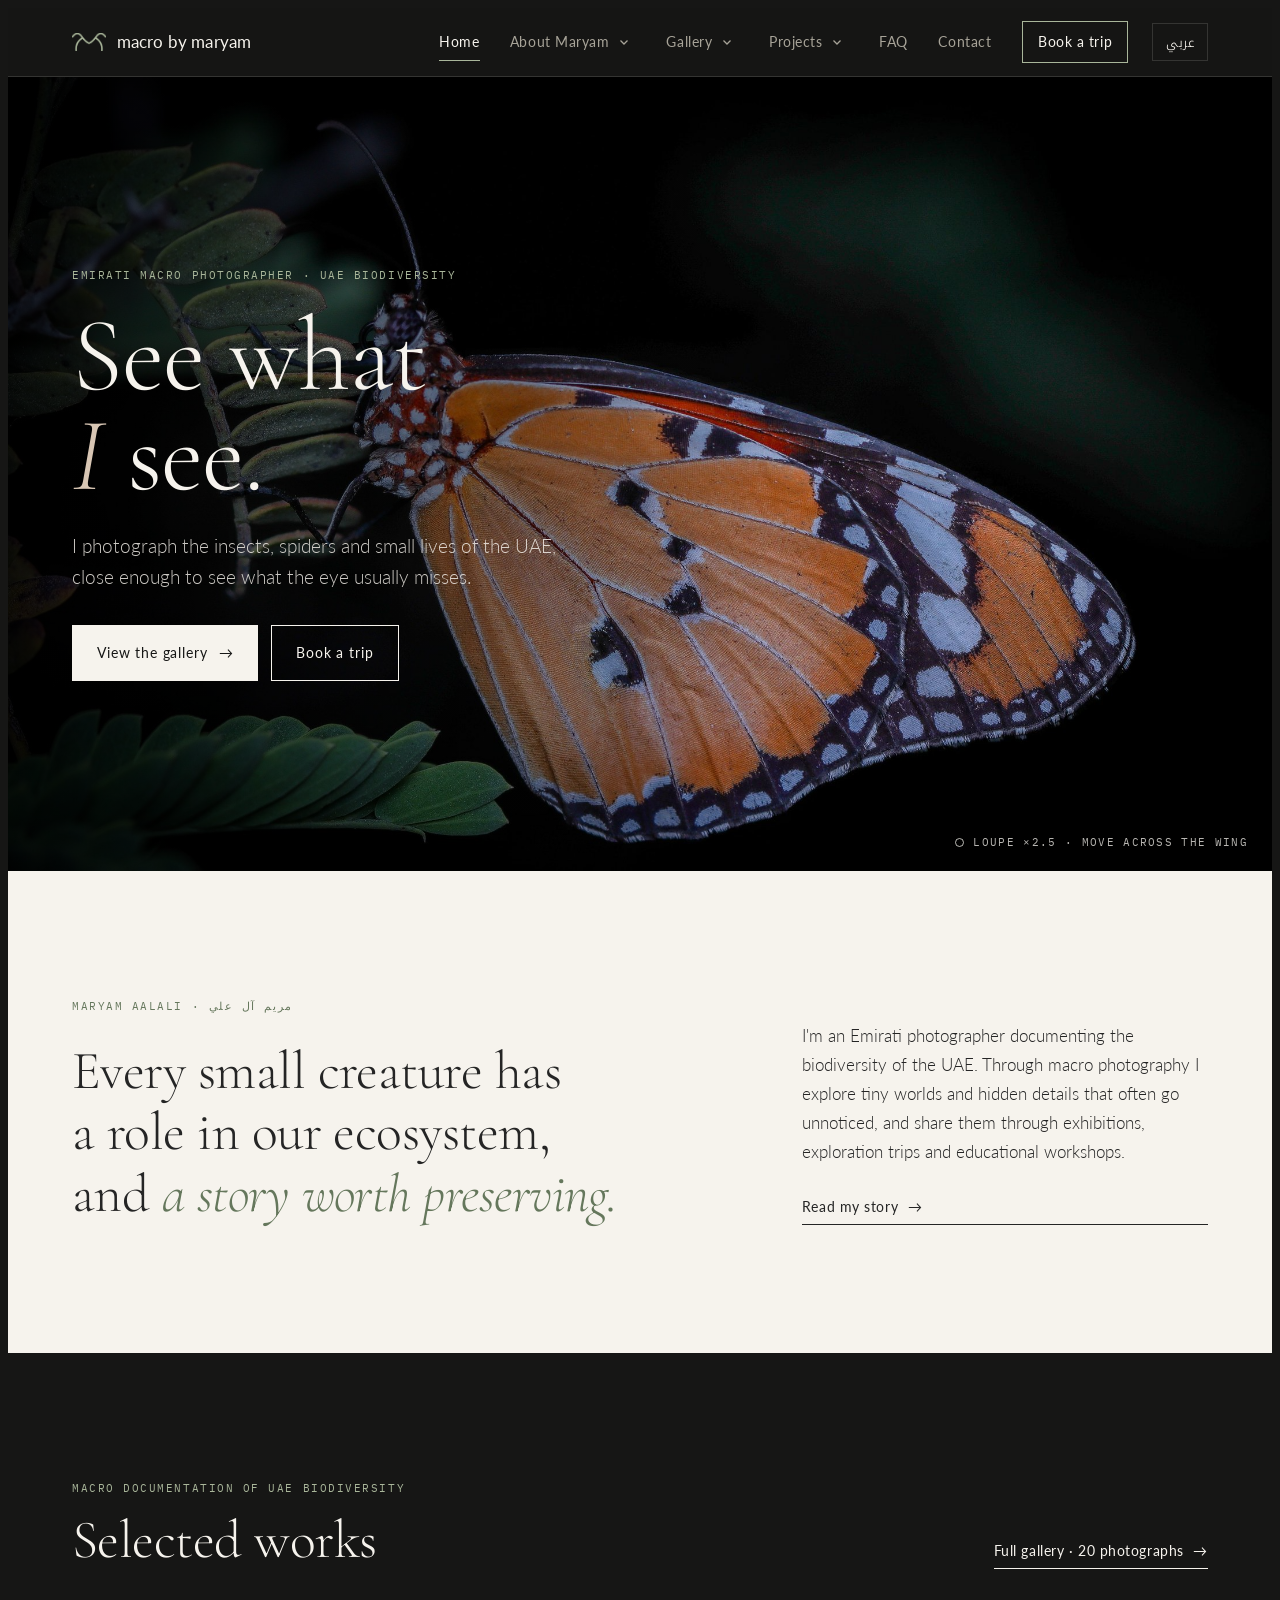
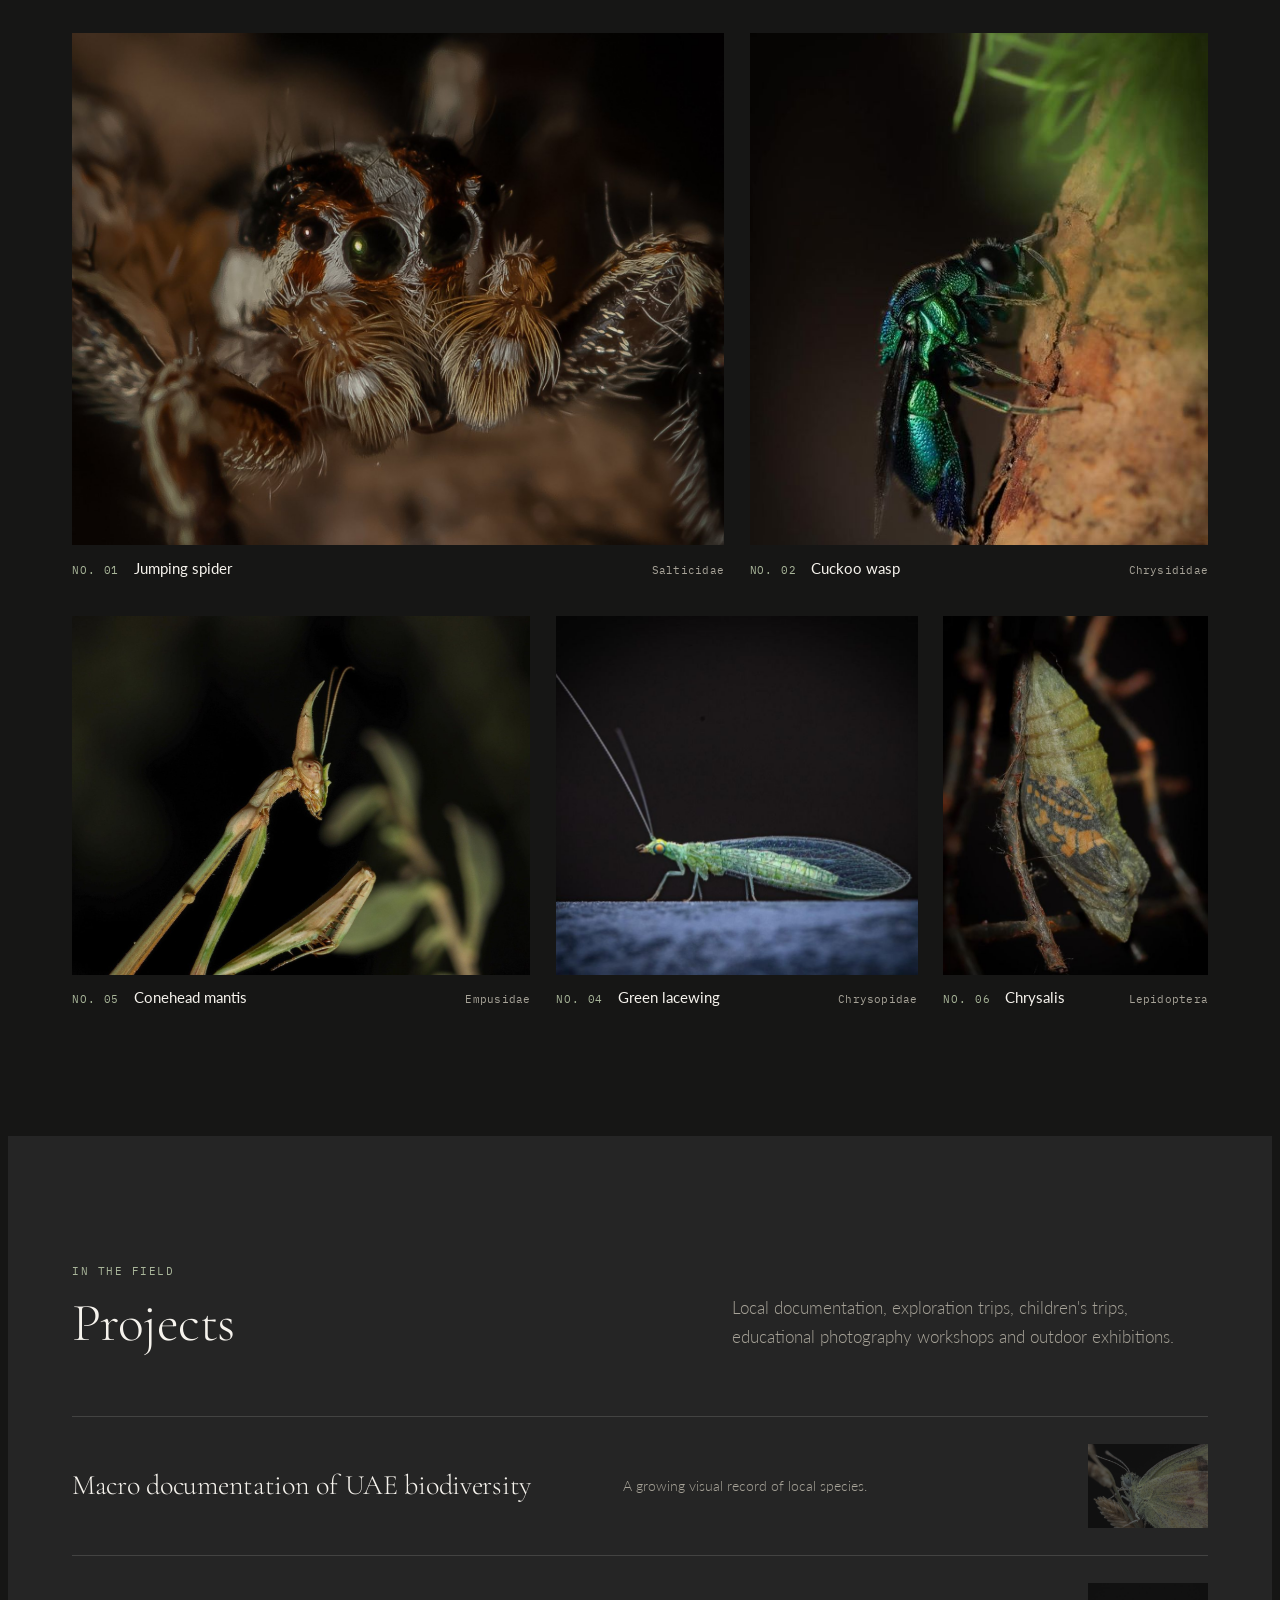
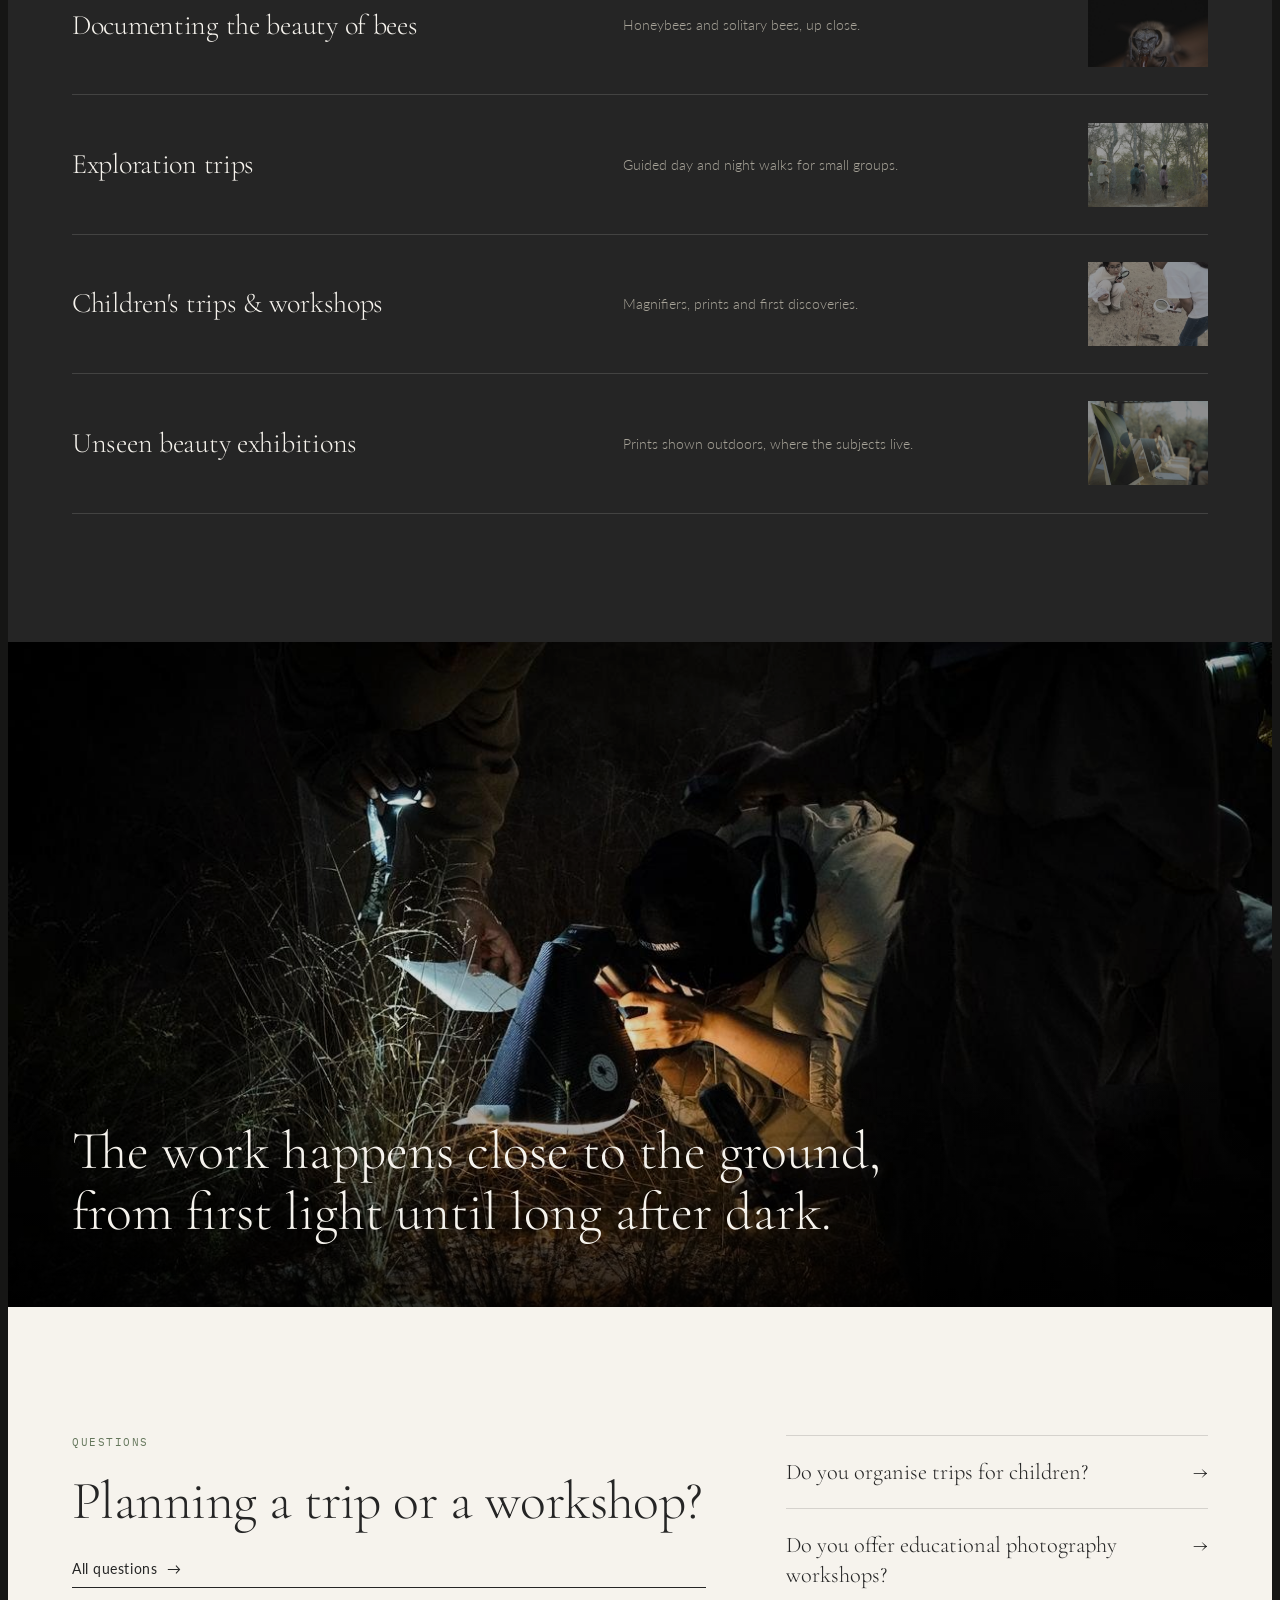
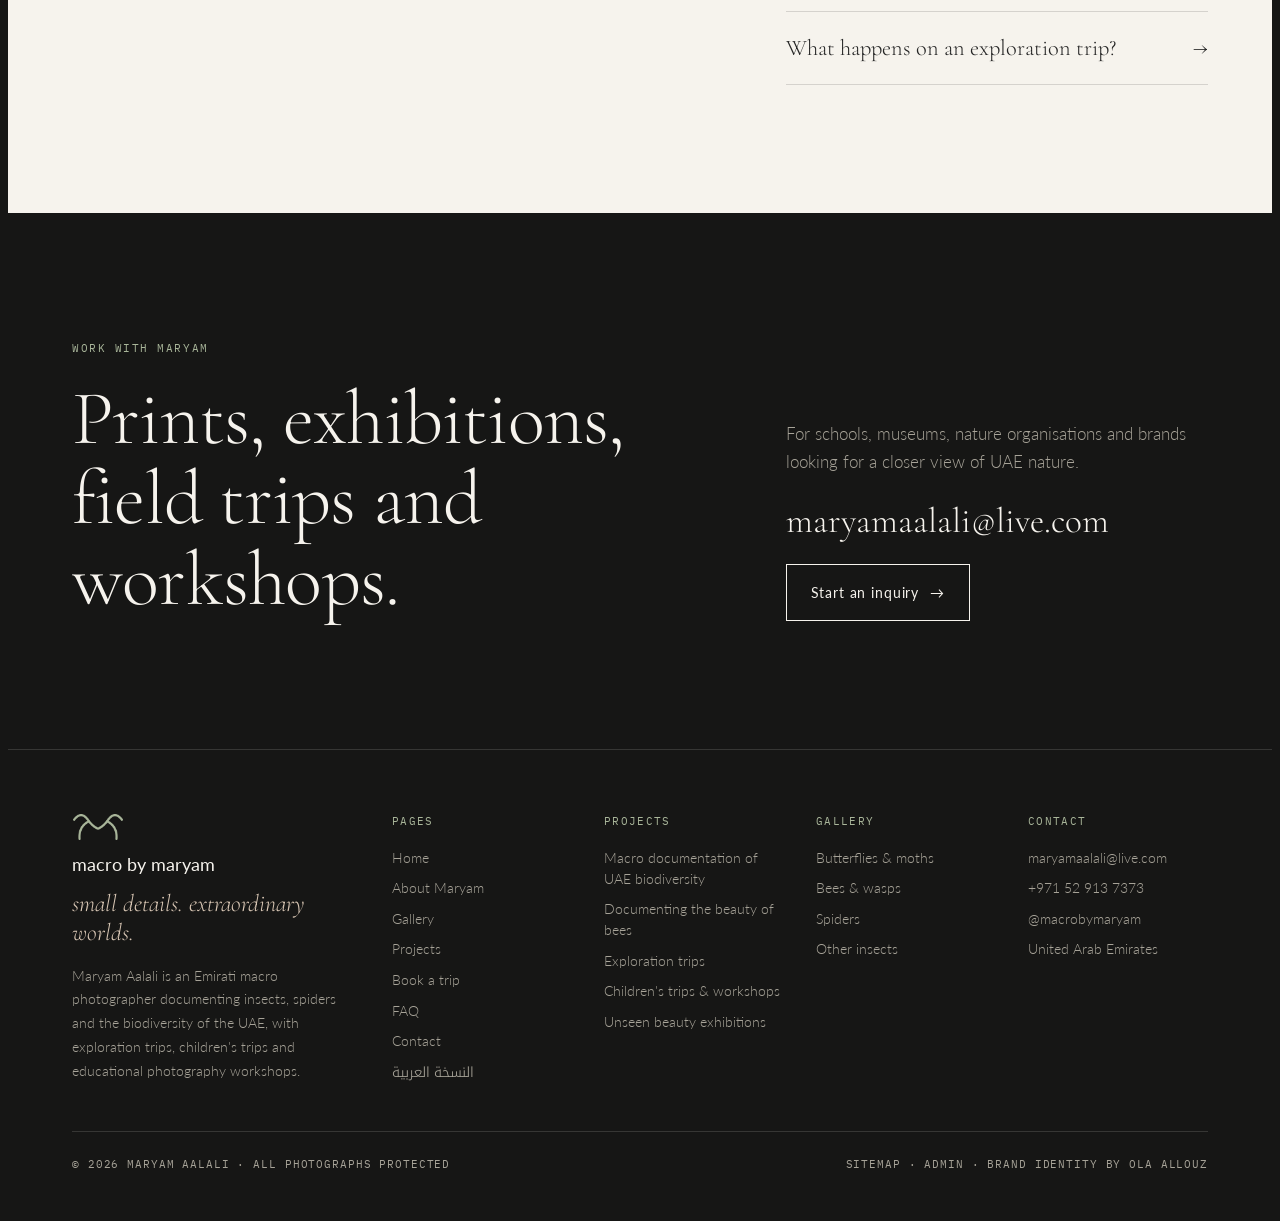
<file: public/index.html>
<!doctype html>
<html lang="en" dir="ltr">
<head>
<meta charset="utf-8">
<meta name="viewport" content="width=device-width, initial-scale=1, viewport-fit=cover">
<title>Macro by Maryam | Emirati Macro Photographer, UAE</title>
<meta name="claude:viewport-fit-sides" content="cover">
<meta name="description" content="Maryam Aalali is an Emirati macro photographer documenting UAE biodiversity: insects, spiders and bees, plus exploration trips and children&#x27;s workshops.">
<meta name="robots" content="index, follow, max-image-preview:large">
<meta name="author" content="Maryam Aalali">
<meta name="theme-color" content="#161615">
<link rel="canonical" href="https://macrobymaryam.com/">
<link rel="alternate" hreflang="en" href="https://macrobymaryam.com/">
<link rel="alternate" hreflang="ar" href="https://macrobymaryam.com/ar/">
<link rel="alternate" hreflang="x-default" href="https://macrobymaryam.com/">
<meta property="og:type" content="website">
<meta property="og:site_name" content="Macro by Maryam">
<meta property="og:title" content="Macro by Maryam | Emirati Macro Photographer, UAE">
<meta property="og:description" content="Maryam Aalali is an Emirati macro photographer documenting UAE biodiversity: insects, spiders and bees, plus exploration trips and children&#x27;s workshops.">
<meta property="og:url" content="https://macrobymaryam.com/">
<meta property="og:image" content="https://macrobymaryam.com/img/plain-tiger-butterfly-macro-uae.jpg">
<meta property="og:image:alt" content="Plain tiger butterfly (Danaus chrysippus) resting on a leafy stem, macro photograph by Emirati photographer Maryam Aalali in the UAE">
<meta property="og:locale" content="en_AE">
<meta property="og:locale:alternate" content="ar_AE">
<meta name="twitter:card" content="summary_large_image">
<meta name="twitter:title" content="Macro by Maryam | Emirati Macro Photographer, UAE">
<meta name="twitter:description" content="Maryam Aalali is an Emirati macro photographer documenting UAE biodiversity: insects, spiders and bees, plus exploration trips and children&#x27;s workshops.">
<meta name="twitter:image" content="https://macrobymaryam.com/img/plain-tiger-butterfly-macro-uae.jpg">
<link rel="icon" type="image/png" href="favicon.png">
<link rel="apple-touch-icon" href="apple-touch-icon.png">
<link rel="preconnect" href="https://fonts.googleapis.com">
<link rel="preconnect" href="https://fonts.gstatic.com" crossorigin>
<link rel="stylesheet" href="https://fonts.googleapis.com/css2?family=Cormorant+Garamond:ital,wght@0,300;0,400;0,500;1,300;1,400&family=IBM+Plex+Mono:wght@400&family=Lato:wght@300;400;700&family=Noto+Kufi+Arabic:wght@300;400;500&family=Noto+Naskh+Arabic:wght@400;500&display=swap">
<link rel="stylesheet" href="assets/site.css">
<link rel="preload" as="image" href="img/plain-tiger-butterfly-macro-uae.jpg" fetchpriority="high">
<script type="application/ld+json">{"@context":"https://schema.org","@graph":[{"@type":"Person","@id":"https://macrobymaryam.com/#maryam","name":"Maryam Aalali","alternateName":"مريم آل علي","jobTitle":"Macro photographer","nationality":{"@type":"Country","name":"United Arab Emirates"},"description":"Emirati macro photographer documenting the biodiversity of the UAE.","knowsAbout":["Macro photography","Insects","Spiders","Bees","Biodiversity of the United Arab Emirates","Nature documentation","تصوير الماكرو","الحشرات","التنوع البيولوجي"],"image":"https://macrobymaryam.com/img/maryam-aalali-emirati-macro-photographer.jpg","url":"https://macrobymaryam.com/","email":"mailto:maryamaalali@live.com","telephone":"+971529137373","sameAs":["https://www.instagram.com/macrobymaryam/"],"workLocation":{"@type":"Country","name":"United Arab Emirates"}},{"@type":"WebSite","@id":"https://macrobymaryam.com/#website","url":"https://macrobymaryam.com/","name":"Macro by Maryam","alternateName":"ماكرو باي مريم","inLanguage":["en","ar"],"publisher":{"@id":"https://macrobymaryam.com/#maryam"}},{"@type":"WebPage","@id":"https://macrobymaryam.com/#webpage","url":"https://macrobymaryam.com/","name":"Macro by Maryam | Emirati Macro Photographer, UAE","description":"Maryam Aalali is an Emirati macro photographer documenting UAE biodiversity: insects, spiders and bees, plus exploration trips and children's workshops.","inLanguage":"en","isPartOf":{"@id":"https://macrobymaryam.com/#website"},"about":{"@id":"https://macrobymaryam.com/#maryam"},"primaryImageOfPage":{"@type":"ImageObject","url":"https://macrobymaryam.com/img/plain-tiger-butterfly-macro-uae.jpg"}}]}</script>
</head>
<body>
<header class="bar">
  <div class="wrap bar-in">
    <a class="brand" href="index.html" aria-label="macro by maryam, home"><span class="mark" aria-hidden="true"></span><span class="word">macro by maryam</span></a>
    <nav class="nav" id="nav" aria-label="Main">
      <ul class="menu">
        <li><a href="index.html" aria-current="page">Home</a></li>
        <li class="has-mm"><a href="about.html">About Maryam</a><button class="mm-t" type="button" aria-expanded="false" aria-controls="mm-about" aria-label="Show About Maryam menu"><svg viewBox="0 0 10 10" aria-hidden="true"><path d="M1.5 3.5 5 7l3.5-3.5" fill="none" stroke="currentColor" stroke-width="1.3"/></svg></button>
      <div class="mm" id="mm-about"><div class="wrap mm-in">
        <div class="mm-intro"><p class="eyebrow">About Maryam</p><p class="mm-lede">An Emirati macro photographer documenting UAE biodiversity.</p><a class="tlink" href="about.html">Meet Maryam <span class="arrow">→</span></a></div>
        <ul class="mm-links">
          <li><a href="about.html#story"><b>My story</b><small>From a garden curiosity to local documentation</small></a></li>
          <li><a href="about.html#practice"><b>What I do</b><small>Documentation, trips, workshops, exhibitions</small></a></li>
          <li><a href="about.html#lens"><b>Behind the lens</b><small>Fieldwork from first light to after dark</small></a></li>
          <li><a href="faq.html"><b>Questions</b><small>Macro photography, trips and booking</small></a></li>
        </ul>
        <a class="mm-feat" href="about.html"><img src="img/thumbs/maryam-aalali-emirati-macro-photographer.jpg" width="600" height="900" alt="Maryam Aalali, Emirati macro photographer, smiling as she checks her camera and flash diffuser in the field" loading="lazy" decoding="async"><span class="label"><span class="nm">Maryam Aalali in the field</span></span></a>
      </div></div></li>
        <li class="has-mm"><a href="gallery.html">Gallery</a><button class="mm-t" type="button" aria-expanded="false" aria-controls="mm-gallery" aria-label="Show Gallery menu"><svg viewBox="0 0 10 10" aria-hidden="true"><path d="M1.5 3.5 5 7l3.5-3.5" fill="none" stroke="currentColor" stroke-width="1.3"/></svg></button>
      <div class="mm" id="mm-gallery"><div class="wrap mm-in">
        <div class="mm-intro"><p class="eyebrow">Gallery</p><p class="mm-lede">20 macro photographs of UAE insects and spiders.</p><a class="tlink" href="gallery.html">View all <span class="arrow">→</span></a></div>
        <ul class="mm-links"><li><a href="gallery.html#butterflies"><b>Butterflies & moths<sup>6</sup></b><small>Wings, scales and a chrysalis</small></a></li><li><a href="gallery.html#bees"><b>Bees & wasps<sup>6</sup></b><small>Honeybees, solitary bees, wasps</small></a></li><li><a href="gallery.html#spiders"><b>Spiders<sup>3</sup></b><small>Jumping and lynx spiders</small></a></li><li><a href="gallery.html#other"><b>Other insects<sup>5</sup></b><small>Mantis, lacewing, antlion and more</small></a></li></ul>
        <a class="mm-feat" href="gallery.html#spiders"><img src="img/thumbs/jumping-spider-eyes-macro-uae.jpg" width="900" height="900" alt="A jumping spider&#x27;s large front eyes in extreme close-up, macro photography of UAE biodiversity by Maryam Aalali" loading="lazy" decoding="async"><span class="label"><span class="no">No. 01</span><span class="nm">Jumping spider</span><span class="tx">Salticidae</span></span></a>
      </div></div></li>
        <li class="has-mm"><a href="projects.html">Projects</a><button class="mm-t" type="button" aria-expanded="false" aria-controls="mm-projects" aria-label="Show Projects menu"><svg viewBox="0 0 10 10" aria-hidden="true"><path d="M1.5 3.5 5 7l3.5-3.5" fill="none" stroke="currentColor" stroke-width="1.3"/></svg></button>
      <div class="mm" id="mm-projects"><div class="wrap mm-in">
        <div class="mm-intro"><p class="eyebrow">Projects</p><p class="mm-lede">Exploration trips, children's workshops and exhibitions across the UAE.</p><a class="tlink" href="book.html">See available dates <span class="arrow">→</span></a></div>
        <ul class="mm-links"><li><a href="projects.html#documentation"><b>Macro documentation of UAE biodiversity</b><small>A growing visual record of local species.</small></a></li><li><a href="projects.html#bees"><b>Documenting the beauty of bees</b><small>Honeybees and solitary bees, up close.</small></a></li><li><a href="projects.html#trips"><b>Exploration trips</b><small>Guided day and night walks for small groups.</small></a></li><li><a href="projects.html#kids"><b>Children's trips & workshops</b><small>Magnifiers, prints and first discoveries.</small></a></li><li><a href="projects.html#exhibitions"><b>Unseen beauty exhibitions</b><small>Prints shown outdoors, where the subjects live.</small></a></li></ul>
        <a class="mm-feat" href="projects.html#trips"><img src="img/thumbs/night-exploration-trip-insects-uae.jpg" width="900" height="600" alt="Night exploration trip in the UAE: Maryam Aalali photographs insects in the grass while participants hold torches" loading="lazy" decoding="async"><span class="label"><span class="nm">Night exploration trip</span></span></a>
      </div></div></li>
        <li><a href="faq.html">FAQ</a></li>
        <li><a href="contact.html">Contact</a></li>
        <li class="cta-li"><a class="nav-cta" href="book.html">Book a trip</a></li>
      </ul>
    </nav>
    <a class="lang" href="ar/index.html" hreflang="ar" lang="ar">عربي</a>
    <button class="menu-btn" id="menuBtn" type="button" aria-expanded="false" aria-controls="nav">Menu</button>
  </div>
</header>
<main id="main">
<div class="hero">
  <div class="hero-media" id="stage">
    <img id="heroImg" src="img/plain-tiger-butterfly-macro-uae.jpg" width="2200" height="1375" alt="Plain tiger butterfly (Danaus chrysippus) resting on a leafy stem, macro photograph by Emirati photographer Maryam Aalali in the UAE" fetchpriority="high">
    <div class="hero-shade"></div>
    <div class="lens" id="lens" aria-hidden="true">
      <svg viewBox="0 0 230 230" fill="none" stroke="rgba(246,243,237,.55)" stroke-width="1"><line x1="70" y1="160" x2="160" y2="160"/><line x1="70" y1="152" x2="70" y2="160"/><line x1="79" y1="156" x2="79" y2="160"/><line x1="88" y1="156" x2="88" y2="160"/><line x1="97" y1="156" x2="97" y2="160"/><line x1="106" y1="156" x2="106" y2="160"/><line x1="115" y1="150" x2="115" y2="160"/><line x1="124" y1="156" x2="124" y2="160"/><line x1="133" y1="156" x2="133" y2="160"/><line x1="142" y1="156" x2="142" y2="160"/><line x1="151" y1="156" x2="151" y2="160"/><line x1="160" y1="152" x2="160" y2="160"/><line x1="115" y1="103" x2="115" y2="127"/><line x1="103" y1="115" x2="127" y2="115"/></svg>
      <b>×2.5</b>
    </div>
    <p class="hint"><i></i>Loupe ×2.5 · move across the wing</p>
  </div>
  <div class="hero-copy"><div class="wrap"><div class="inner">
    <h1><span class="kicker">Emirati macro photographer · UAE biodiversity</span>See what<br><em>I</em> see.</h1>
    <p class="sub">I photograph the insects, spiders and small lives of the UAE, close enough to see what the eye usually misses.</p>
    <div class="ctas">
      <a class="btn solid" href="gallery.html">View the gallery <span class="arrow">→</span></a>
      <a class="btn" href="book.html">Book a trip</a>
    </div>
  </div></div></div>
</div>

<section class="band paper">
  <div class="wrap intro-grid">
    <div style="display:grid;gap:1.6rem;min-width:0">
      <p class="eyebrow">Maryam Aalali · <span lang="ar">مريم آل علي</span></p>
      <h2 class="statement">Every small creature has a role in our ecosystem, and <em>a story worth preserving.</em></h2>
    </div>
    <div class="intro-aside">
      <p>I'm an Emirati photographer documenting the biodiversity of the UAE. Through macro photography I explore tiny worlds and hidden details that often go unnoticed, and share them through exhibitions, exploration trips and educational workshops.</p>
      <a class="tlink" href="about.html#story">Read my story <span class="arrow">→</span></a>
    </div>
  </div>
</section>

<section class="band">
  <div class="wrap">
    <div class="head">
      <div class="titles">
        <p class="eyebrow">Macro documentation of UAE biodiversity</p>
        <h2>Selected works</h2>
      </div>
      <a class="tlink" href="gallery.html">Full gallery · 20 photographs <span class="arrow">→</span></a>
    </div>
    <div class="works"><figure class="work w-a r1" style="--ar:1397/1397"><button class="lb-open" type="button" data-full="img/jumping-spider-eyes-macro-uae.jpg" aria-label="View photograph: Jumping spider"><img src="img/jumping-spider-eyes-macro-uae.jpg" width="1397" height="1397" alt="A jumping spider&#x27;s large front eyes in extreme close-up, macro photography of UAE biodiversity by Maryam Aalali" loading="lazy" decoding="async"></button><figcaption class="label"><span class="no">No. 01</span><span class="nm">Jumping spider</span><span class="tx">Salticidae</span></figcaption></figure><figure class="work w-b r1" style="--ar:842/1280"><button class="lb-open" type="button" data-full="img/cuckoo-wasp-macro-uae.jpg" aria-label="View photograph: Cuckoo wasp"><img src="img/thumbs/cuckoo-wasp-macro-uae.jpg" width="592" height="900" alt="Metallic green cuckoo wasp on tree bark, photographed in the UAE by Emirati macro photographer Maryam Aalali" loading="lazy" decoding="async"></button><figcaption class="label"><span class="no">No. 02</span><span class="nm">Cuckoo wasp</span><span class="tx">Chrysididae</span></figcaption></figure><figure class="work w-c r2" style="--ar:1800/1125"><button class="lb-open" type="button" data-full="img/conehead-mantis-macro-uae.jpg" aria-label="View photograph: Conehead mantis"><img src="img/conehead-mantis-macro-uae.jpg" width="1800" height="1125" alt="Conehead mantis at night with raised forelegs, UAE wildlife macro photograph by Maryam Aalali" loading="lazy" decoding="async"></button><figcaption class="label"><span class="no">No. 05</span><span class="nm">Conehead mantis</span><span class="tx">Empusidae</span></figcaption></figure><figure class="work w-d r2" style="--ar:1280/1024"><button class="lb-open" type="button" data-full="img/green-lacewing-macro-uae.jpg" aria-label="View photograph: Green lacewing"><img src="img/thumbs/green-lacewing-macro-uae.jpg" width="900" height="720" alt="Green lacewing with transparent veined wings, a beneficial insect photographed in the UAE by Maryam Aalali" loading="lazy" decoding="async"></button><figcaption class="label"><span class="no">No. 04</span><span class="nm">Green lacewing</span><span class="tx">Chrysopidae</span></figcaption></figure><figure class="work w-e r2" style="--ar:853/1280"><button class="lb-open" type="button" data-full="img/butterfly-chrysalis-macro-uae.jpg" aria-label="View photograph: Chrysalis"><img src="img/thumbs/butterfly-chrysalis-macro-uae.jpg" width="600" height="900" alt="Butterfly chrysalis hanging from a twig, documenting the butterfly life cycle in the UAE, by Maryam Aalali" loading="lazy" decoding="async"></button><figcaption class="label"><span class="no">No. 06</span><span class="nm">Chrysalis</span><span class="tx">Lepidoptera</span></figcaption></figure></div>
  </div>
</section>

<section class="band surface">
  <div class="wrap">
    <div class="head">
      <div class="titles">
        <p class="eyebrow">In the field</p>
        <h2>Projects</h2>
      </div>
      <p class="muted" style="max-width:28em">Local documentation, exploration trips, children's trips, educational photography workshops and outdoor exhibitions.</p>
    </div>
    <div class="rows"><a class="row" href="projects.html#documentation"><h3>Macro documentation of UAE biodiversity</h3><p>A growing visual record of local species.</p><img class="thumb" src="img/thumbs/pierid-butterfly-macro-uae.jpg" width="900" height="600" alt="Pierid butterfly with pale green eyes on a grass seed head, macro photograph from the UAE by Maryam Aalali" loading="lazy" decoding="async"></a><a class="row" href="projects.html#bees"><h3>Documenting the beauty of bees</h3><p>Honeybees and solitary bees, up close.</p><img class="thumb" src="img/thumbs/honeybee-feeding-macro-uae.jpg" width="707" height="900" alt="Honeybee feeding with its tongue extended, close-up macro of bees in the UAE by Maryam Aalali" loading="lazy" decoding="async"></a><a class="row" href="projects.html#trips"><h3>Exploration trips</h3><p>Guided day and night walks for small groups.</p><img class="thumb" src="img/thumbs/woodland-exploration-trip-uae.jpg" width="768" height="513" alt="Small group on a guided exploration trip through a UAE woodland at dusk" loading="lazy" decoding="async"></a><a class="row" href="projects.html#kids"><h3>Children's trips & workshops</h3><p>Magnifiers, prints and first discoveries.</p><img class="thumb" src="img/thumbs/children-nature-trip-magnifiers-uae.jpg" width="477" height="900" alt="Children using magnifying glasses to explore a desert plant on a children&#x27;s nature trip in the UAE" loading="lazy" decoding="async"></a><a class="row" href="projects.html#exhibitions"><h3>Unseen beauty exhibitions</h3><p>Prints shown outdoors, where the subjects live.</p><img class="thumb" src="img/thumbs/outdoor-macro-photography-exhibition-uae.jpg" width="900" height="600" alt="Macro prints of a jumping spider displayed on wooden easels at an outdoor exhibition in the UAE" loading="lazy" decoding="async"></a></div>
  </div>
</section>

<section class="night">
  <img src="img/night-exploration-trip-insects-uae.jpg" width="1280" height="854" alt="Night exploration trip in the UAE: Maryam Aalali photographs insects in the grass while participants hold torches" loading="lazy" decoding="async">
  <div class="cap"><div class="wrap"><p>The work happens close to the ground, from first light until long after dark.</p></div></div>
</section>

<section class="band paper">
  <div class="wrap cta-grid" style="align-items:start">
    <div style="display:grid;gap:1.4rem;min-width:0">
      <p class="eyebrow">Questions</p>
      <h2 style="font-size:var(--s-h2)">Planning a trip or a workshop?</h2>
      <a class="tlink" href="faq.html">All questions <span class="arrow">→</span></a>
    </div>
    <div class="faq-teaser"><a href="faq.html"><span>Do you organise trips for children?</span><span class="arrow">→</span></a><a href="faq.html"><span>Do you offer educational photography workshops?</span><span class="arrow">→</span></a><a href="faq.html"><span>What happens on an exploration trip?</span><span class="arrow">→</span></a></div>
  </div>
</section>

<section class="band">
  <div class="wrap cta-grid">
    <div style="display:grid;gap:1.4rem;min-width:0">
      <p class="eyebrow">Work with Maryam</p>
      <h2>Prints, exhibitions, field trips and workshops.</h2>
    </div>
    <div style="display:grid;gap:1.4rem;justify-items:start;min-width:0">
      <p class="muted">For schools, museums, nature organisations and brands looking for a closer view of UAE nature.</p>
      <p class="mailbig">maryamaalali@live.com</p>
      <a class="btn" href="contact.html">Start an inquiry <span class="arrow">→</span></a>
    </div>
  </div>
</section>
</main>
<footer>
  <div class="wrap">
    <div class="fgrid">
      <div class="fbrand">
        <span class="mark" aria-hidden="true"></span>
        <p style="font:400 1.1rem/1 var(--f-mark)">macro by maryam</p>
        <p class="tag">small details. extraordinary worlds.</p>
        <p class="d">Maryam Aalali is an Emirati macro photographer documenting insects, spiders and the biodiversity of the UAE, with exploration trips, children's trips and educational photography workshops.</p>
      </div>
      <nav class="fcol" aria-label="Site pages"><p class="fh">Pages</p><ul><li><a href="index.html">Home</a></li><li><a href="about.html">About Maryam</a></li><li><a href="gallery.html">Gallery</a></li><li><a href="projects.html">Projects</a></li><li><a href="book.html">Book a trip</a></li><li><a href="faq.html">FAQ</a></li><li><a href="contact.html">Contact</a></li><li><a href="ar/index.html" hreflang="ar" lang="ar">النسخة العربية</a></li></ul></nav>
      <nav class="fcol" aria-label="Projects"><p class="fh">Projects</p><ul><li><a href="projects.html#documentation">Macro documentation of UAE biodiversity</a></li><li><a href="projects.html#bees">Documenting the beauty of bees</a></li><li><a href="projects.html#trips">Exploration trips</a></li><li><a href="projects.html#kids">Children's trips & workshops</a></li><li><a href="projects.html#exhibitions">Unseen beauty exhibitions</a></li></ul></nav>
      <nav class="fcol" aria-label="Gallery"><p class="fh">Gallery</p><ul><li><a href="gallery.html#butterflies">Butterflies & moths</a></li><li><a href="gallery.html#bees">Bees & wasps</a></li><li><a href="gallery.html#spiders">Spiders</a></li><li><a href="gallery.html#other">Other insects</a></li></ul></nav>
      <div class="fcol"><p class="fh">Contact</p><ul>
        <li><a class="ltr" href="mailto:maryamaalali@live.com">maryamaalali@live.com</a></li>
        <li><a class="ltr" href="https://wa.me/971529137373" target="_blank" rel="noopener">+971 52 913 7373</a></li>
        <li><a class="ltr" href="https://www.instagram.com/macrobymaryam/" target="_blank" rel="noopener">@macrobymaryam</a></li>
        <li>United Arab Emirates</li></ul></div>
    </div>
    <div class="fine">
      <span>© 2026 Maryam Aalali · All photographs protected</span>
      <span><a href="sitemap.xml">Sitemap</a> · <a href="admin.html" rel="nofollow">Admin</a> · Brand identity by Ola Allouz</span>
    </div>
  </div>
</footer>
<div class="lb" id="lb" hidden role="dialog" aria-modal="true" aria-label="Photograph viewer">
  <div class="lb-top"><span id="lbCount"></span><button class="lb-x" id="lbClose" type="button">Close ✕</button></div>
  <div class="lb-stage" id="lbStage"><img id="lbImg" alt="">
    <button class="lb-nav lb-prev" id="lbPrev" type="button" aria-label="Previous photograph"><span>←</span></button>
    <button class="lb-nav lb-next" id="lbNext" type="button" aria-label="Next photograph"><span>→</span></button></div>
  <div class="label" id="lbLabel"></div>
</div>
<script src="assets/site.js" defer></script>
</body>
</html>
</file>
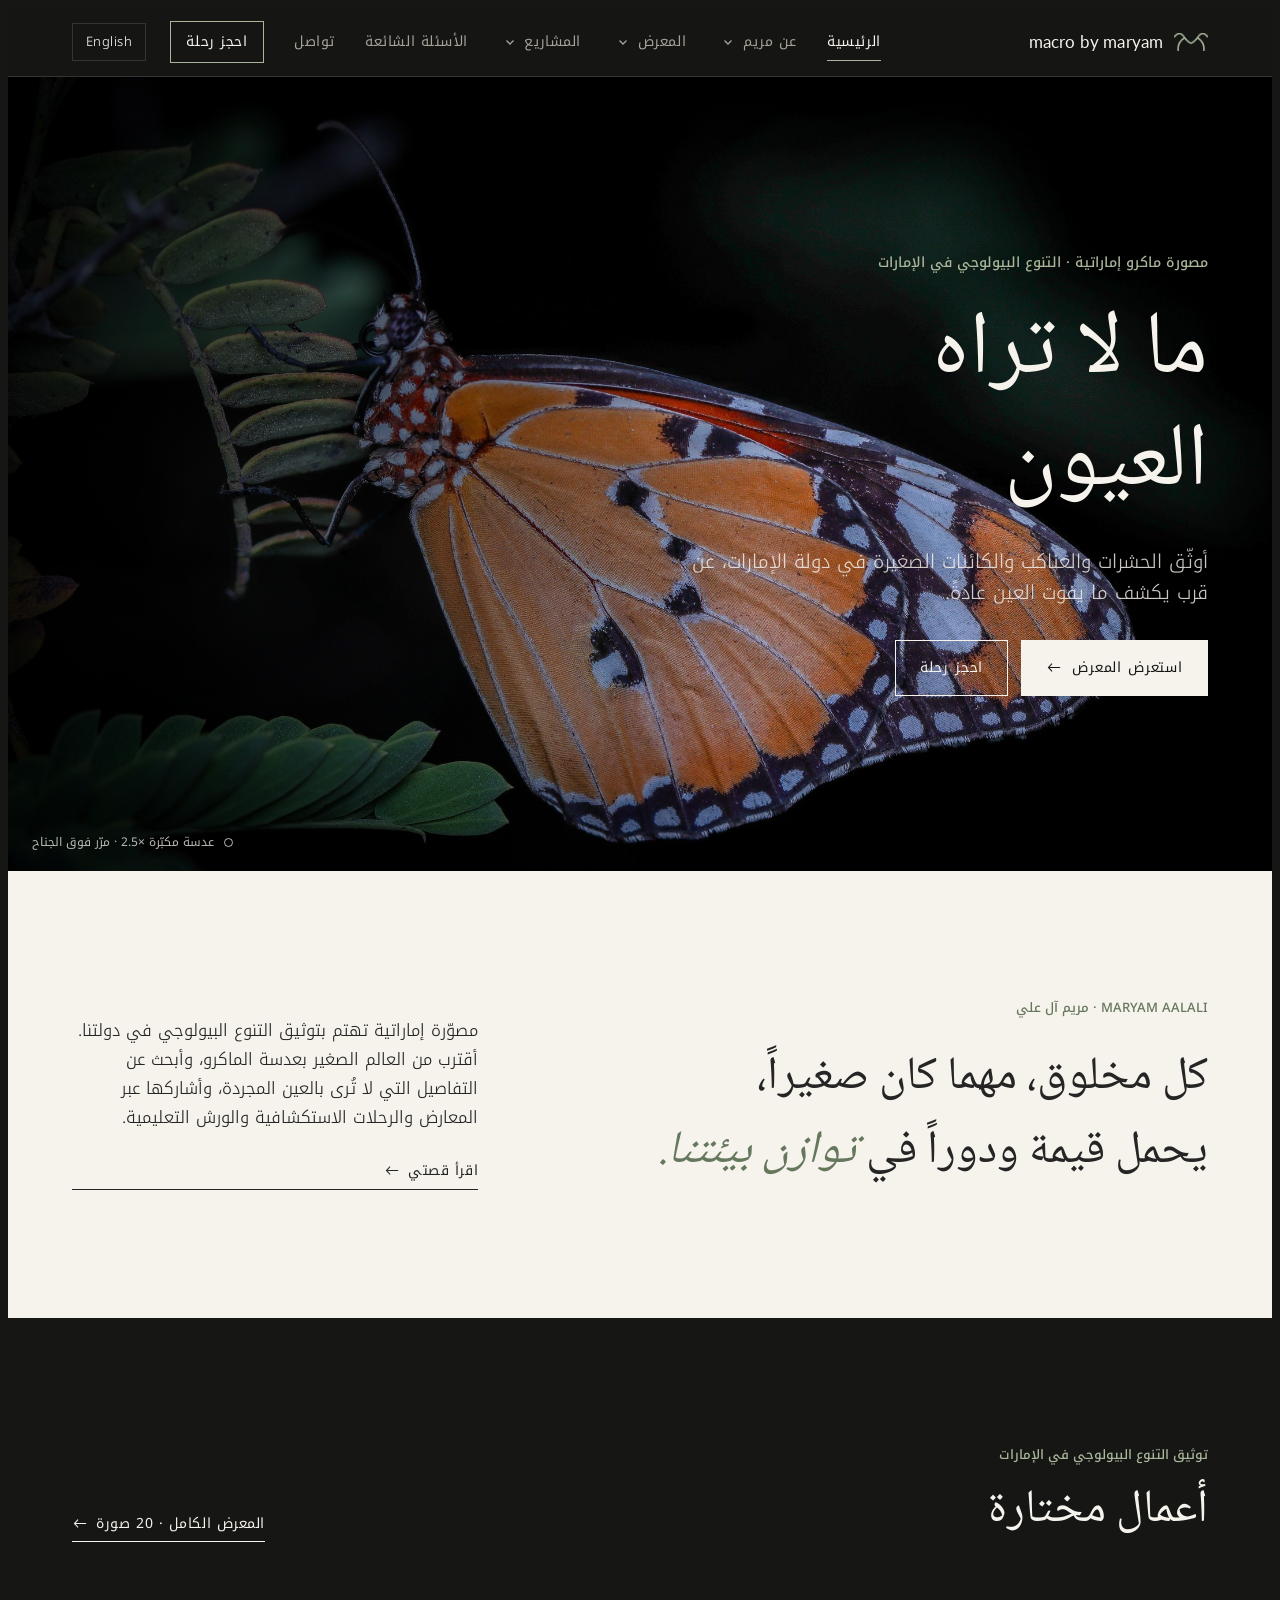
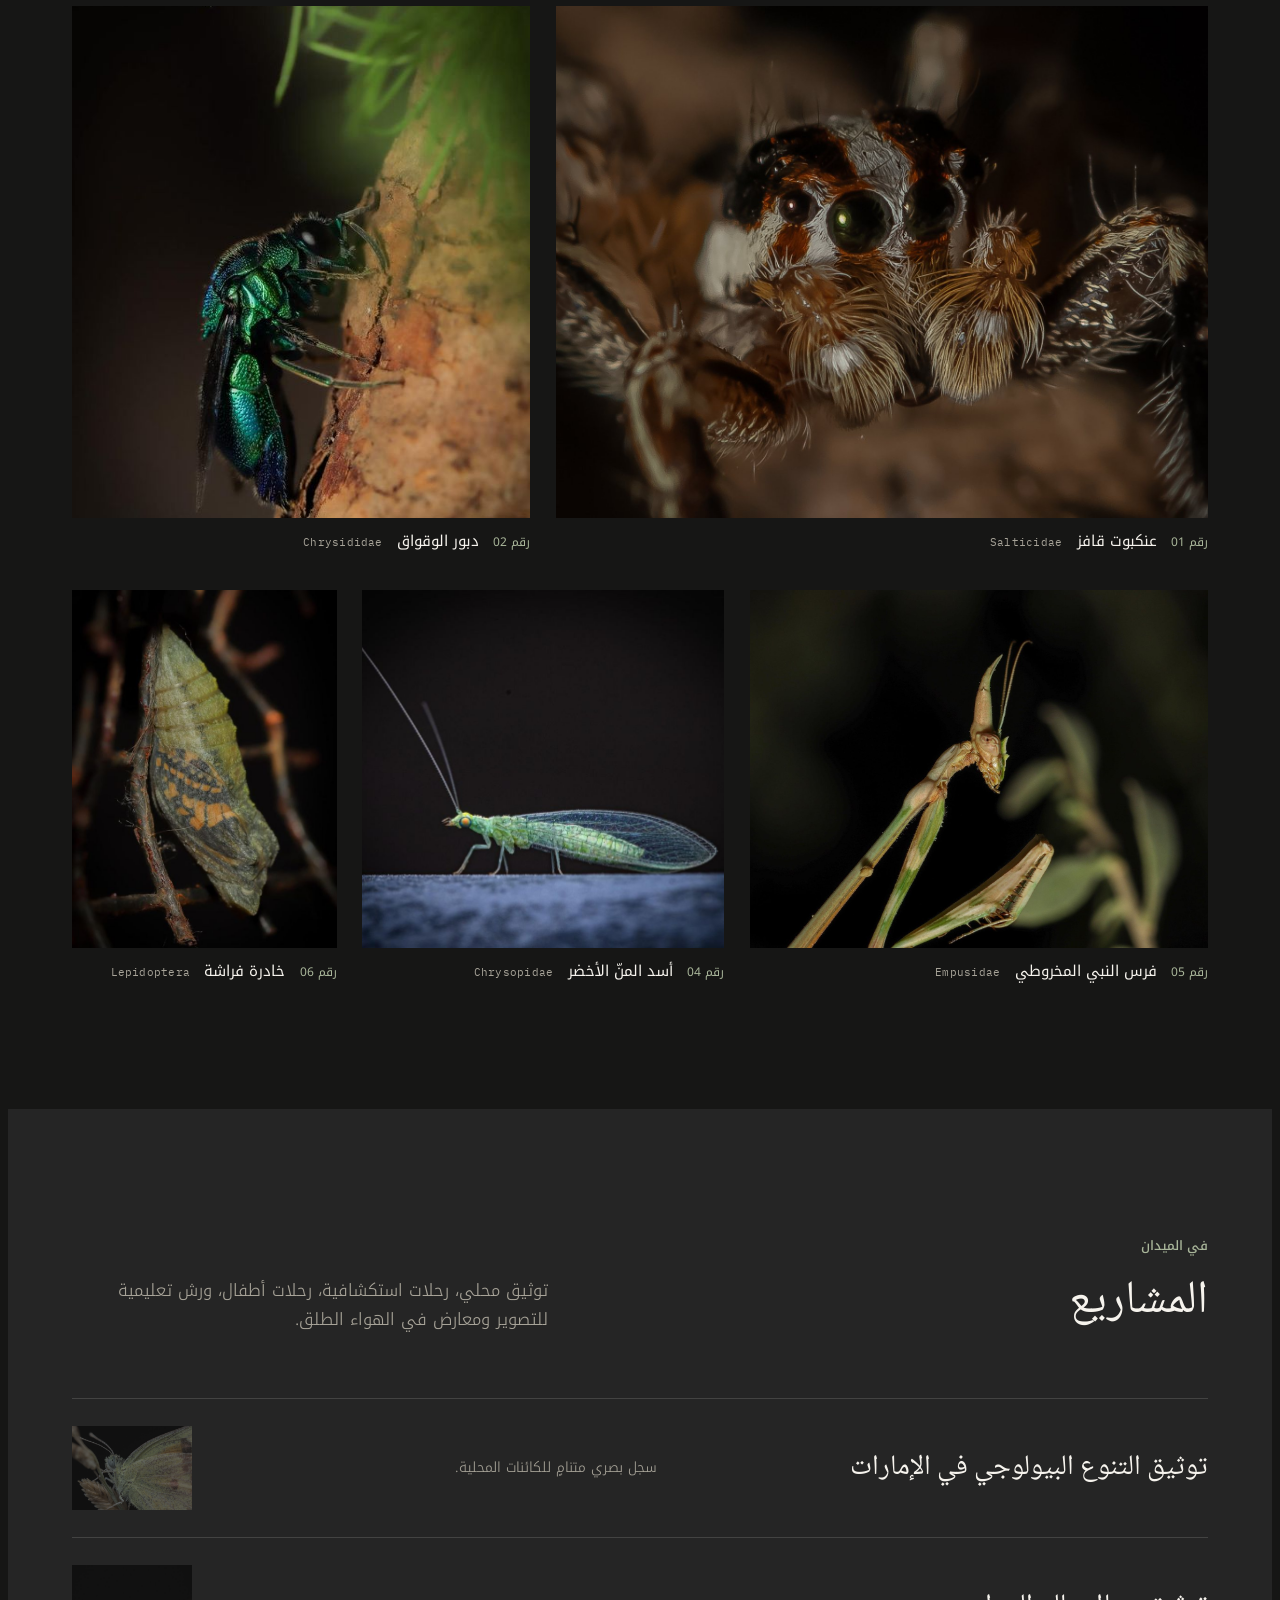
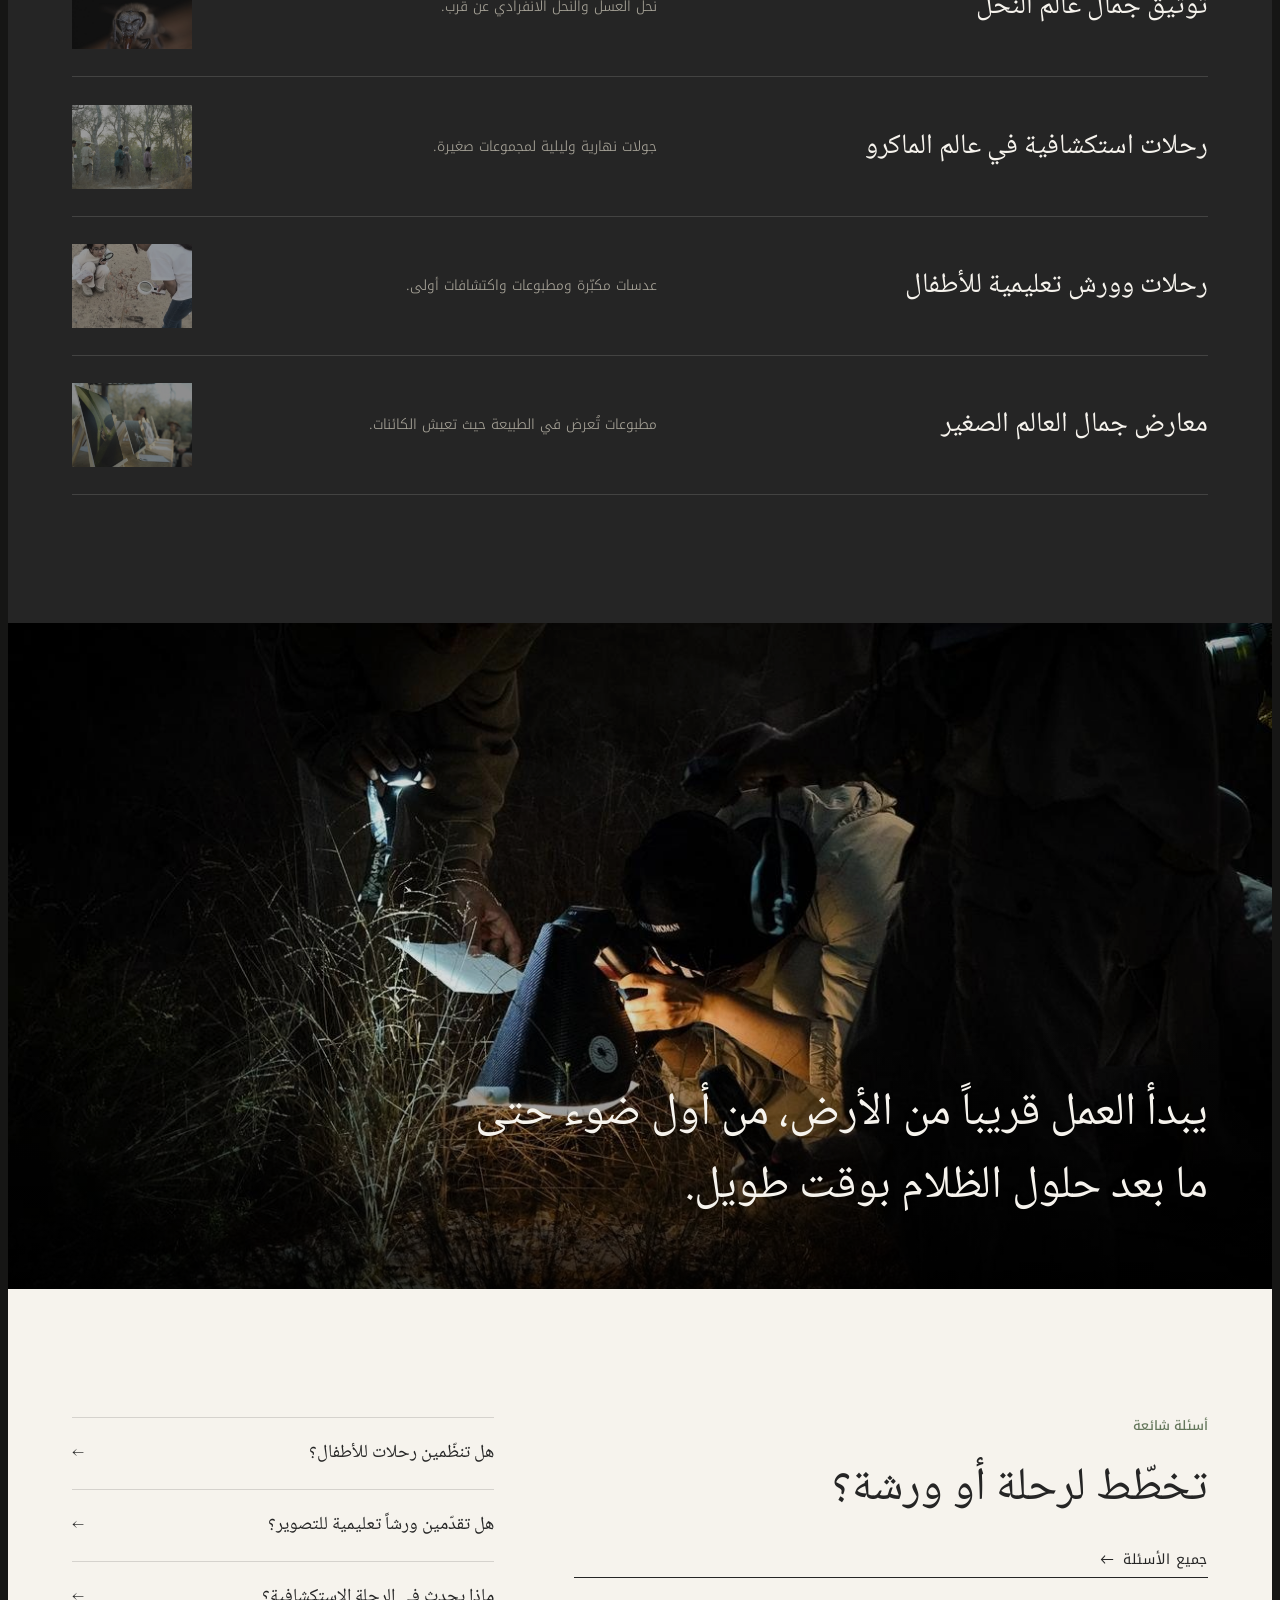
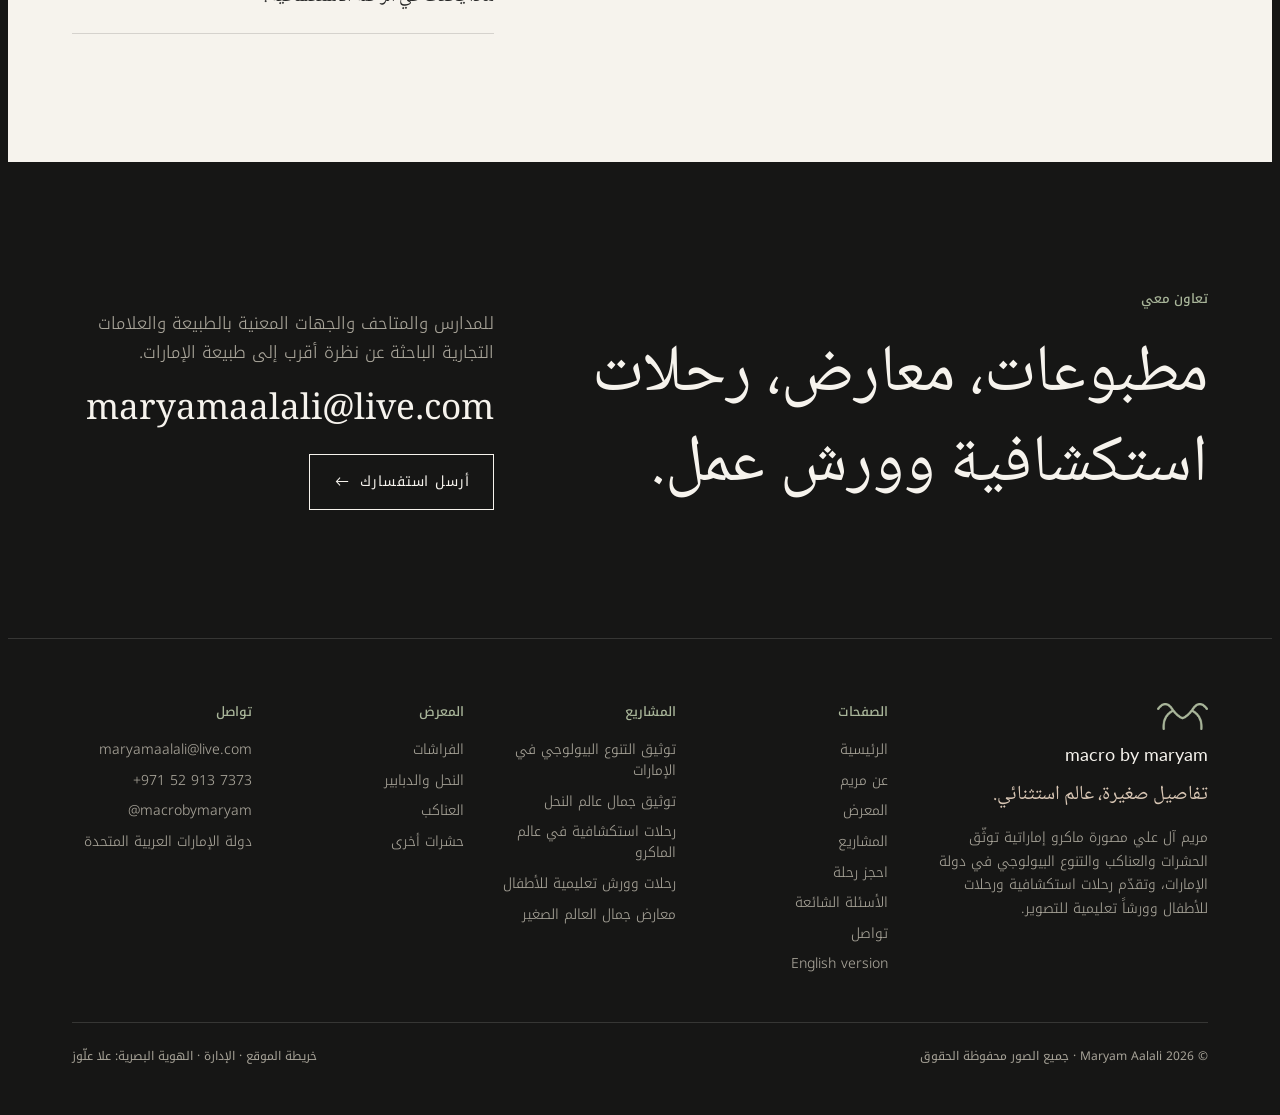
<file: public/ar/index.html>
<!doctype html>
<html lang="ar" dir="rtl">
<head>
<meta charset="utf-8">
<meta name="viewport" content="width=device-width, initial-scale=1, viewport-fit=cover">
<title>ماكرو باي مريم | مصورة ماكرو إماراتية</title>
<meta name="claude:viewport-fit-sides" content="cover">
<meta name="description" content="مريم آل علي مصورة إماراتية موهوبة توثّق التنوع البيولوجي في الإمارات بعدسة الماكرو: حشرات وعناكب ونحل، مع رحلات استكشافية وورش تعليمية للأطفال.">
<meta name="robots" content="index, follow, max-image-preview:large">
<meta name="author" content="Maryam Aalali">
<meta name="theme-color" content="#161615">
<link rel="canonical" href="https://macrobymaryam.com/ar/">
<link rel="alternate" hreflang="en" href="https://macrobymaryam.com/">
<link rel="alternate" hreflang="ar" href="https://macrobymaryam.com/ar/">
<link rel="alternate" hreflang="x-default" href="https://macrobymaryam.com/">
<meta property="og:type" content="website">
<meta property="og:site_name" content="Macro by Maryam">
<meta property="og:title" content="ماكرو باي مريم | مصورة ماكرو إماراتية">
<meta property="og:description" content="مريم آل علي مصورة إماراتية موهوبة توثّق التنوع البيولوجي في الإمارات بعدسة الماكرو: حشرات وعناكب ونحل، مع رحلات استكشافية وورش تعليمية للأطفال.">
<meta property="og:url" content="https://macrobymaryam.com/ar/">
<meta property="og:image" content="https://macrobymaryam.com/img/plain-tiger-butterfly-macro-uae.jpg">
<meta property="og:image:alt" content="فراشة النمر على غصن أخضر، صورة ماكرو للمصورة الإماراتية مريم آل علي في دولة الإمارات">
<meta property="og:locale" content="ar_AE">
<meta property="og:locale:alternate" content="en_AE">
<meta name="twitter:card" content="summary_large_image">
<meta name="twitter:title" content="ماكرو باي مريم | مصورة ماكرو إماراتية">
<meta name="twitter:description" content="مريم آل علي مصورة إماراتية موهوبة توثّق التنوع البيولوجي في الإمارات بعدسة الماكرو: حشرات وعناكب ونحل، مع رحلات استكشافية وورش تعليمية للأطفال.">
<meta name="twitter:image" content="https://macrobymaryam.com/img/plain-tiger-butterfly-macro-uae.jpg">
<link rel="icon" type="image/png" href="../favicon.png">
<link rel="apple-touch-icon" href="../apple-touch-icon.png">
<link rel="preconnect" href="https://fonts.googleapis.com">
<link rel="preconnect" href="https://fonts.gstatic.com" crossorigin>
<link rel="stylesheet" href="https://fonts.googleapis.com/css2?family=Cormorant+Garamond:ital,wght@0,300;0,400;0,500;1,300;1,400&family=IBM+Plex+Mono:wght@400&family=Lato:wght@300;400;700&family=Noto+Kufi+Arabic:wght@300;400;500&family=Noto+Naskh+Arabic:wght@400;500&display=swap">
<link rel="stylesheet" href="../assets/site.css">
<link rel="preload" as="image" href="../img/plain-tiger-butterfly-macro-uae.jpg" fetchpriority="high">
<script type="application/ld+json">{"@context":"https://schema.org","@graph":[{"@type":"Person","@id":"https://macrobymaryam.com/#maryam","name":"Maryam Aalali","alternateName":"مريم آل علي","jobTitle":"مصورة ماكرو","nationality":{"@type":"Country","name":"United Arab Emirates"},"description":"مصورة إماراتية توثّق التنوع البيولوجي في دولة الإمارات بتصوير الماكرو.","knowsAbout":["Macro photography","Insects","Spiders","Bees","Biodiversity of the United Arab Emirates","Nature documentation","تصوير الماكرو","الحشرات","التنوع البيولوجي"],"image":"https://macrobymaryam.com/img/maryam-aalali-emirati-macro-photographer.jpg","url":"https://macrobymaryam.com/","email":"mailto:maryamaalali@live.com","telephone":"+971529137373","sameAs":["https://www.instagram.com/macrobymaryam/"],"workLocation":{"@type":"Country","name":"United Arab Emirates"}},{"@type":"WebSite","@id":"https://macrobymaryam.com/#website","url":"https://macrobymaryam.com/","name":"Macro by Maryam","alternateName":"ماكرو باي مريم","inLanguage":["en","ar"],"publisher":{"@id":"https://macrobymaryam.com/#maryam"}},{"@type":"WebPage","@id":"https://macrobymaryam.com/ar/#webpage","url":"https://macrobymaryam.com/ar/","name":"ماكرو باي مريم | مصورة ماكرو إماراتية","description":"مريم آل علي مصورة إماراتية موهوبة توثّق التنوع البيولوجي في الإمارات بعدسة الماكرو: حشرات وعناكب ونحل، مع رحلات استكشافية وورش تعليمية للأطفال.","inLanguage":"ar","isPartOf":{"@id":"https://macrobymaryam.com/#website"},"about":{"@id":"https://macrobymaryam.com/#maryam"},"primaryImageOfPage":{"@type":"ImageObject","url":"https://macrobymaryam.com/img/plain-tiger-butterfly-macro-uae.jpg"}}]}</script>
</head>
<body>
<header class="bar">
  <div class="wrap bar-in">
    <a class="brand" href="index.html" aria-label="ماكرو باي مريم، الصفحة الرئيسية"><span class="mark" aria-hidden="true"></span><span class="word">macro by maryam</span></a>
    <nav class="nav" id="nav" aria-label="القائمة الرئيسية">
      <ul class="menu">
        <li><a href="index.html" aria-current="page">الرئيسية</a></li>
        <li class="has-mm"><a href="about.html">عن مريم</a><button class="mm-t" type="button" aria-expanded="false" aria-controls="mm-about" aria-label="إظهار قائمة عن مريم"><svg viewBox="0 0 10 10" aria-hidden="true"><path d="M1.5 3.5 5 7l3.5-3.5" fill="none" stroke="currentColor" stroke-width="1.3"/></svg></button>
      <div class="mm" id="mm-about"><div class="wrap mm-in">
        <div class="mm-intro"><p class="eyebrow">عن مريم</p><p class="mm-lede">مصورة ماكرو إماراتية توثّق التنوع البيولوجي في الإمارات.</p><a class="tlink" href="about.html">تعرّف على مريم <span class="arrow">→</span></a></div>
        <ul class="mm-links">
          <li><a href="about.html#story"><b>قصتي</b><small>من فضول في حديقة البيت إلى التوثيق المحلي</small></a></li>
          <li><a href="about.html#practice"><b>ما أقوم به</b><small>توثيق ورحلات وورش ومعارض</small></a></li>
          <li><a href="about.html#lens"><b>خلف العدسة</b><small>العمل الميداني من أول ضوء حتى ما بعد الظلام</small></a></li>
          <li><a href="faq.html"><b>أسئلة شائعة</b><small>تصوير الماكرو والرحلات والحجز</small></a></li>
        </ul>
        <a class="mm-feat" href="about.html"><img src="../img/thumbs/maryam-aalali-emirati-macro-photographer.jpg" width="600" height="900" alt="المصورة الإماراتية مريم آل علي تبتسم وهي تراجع الكاميرا وموزّع الفلاش في الميدان" loading="lazy" decoding="async"><span class="label"><span class="nm">مريم آل علي في الميدان</span></span></a>
      </div></div></li>
        <li class="has-mm"><a href="gallery.html">المعرض</a><button class="mm-t" type="button" aria-expanded="false" aria-controls="mm-gallery" aria-label="إظهار قائمة المعرض"><svg viewBox="0 0 10 10" aria-hidden="true"><path d="M1.5 3.5 5 7l3.5-3.5" fill="none" stroke="currentColor" stroke-width="1.3"/></svg></button>
      <div class="mm" id="mm-gallery"><div class="wrap mm-in">
        <div class="mm-intro"><p class="eyebrow">المعرض</p><p class="mm-lede">20 صورة ماكرو لحشرات وعناكب الإمارات.</p><a class="tlink" href="gallery.html">عرض الكل <span class="arrow">→</span></a></div>
        <ul class="mm-links"><li><a href="gallery.html#butterflies"><b>الفراشات<sup>6</sup></b><small>أجنحة وحراشف وخادرة</small></a></li><li><a href="gallery.html#bees"><b>النحل والدبابير<sup>6</sup></b><small>نحل العسل والنحل الانفرادي والدبابير</small></a></li><li><a href="gallery.html#spiders"><b>العناكب<sup>3</sup></b><small>العناكب القافزة وعناكب الوشق</small></a></li><li><a href="gallery.html#other"><b>حشرات أخرى<sup>5</sup></b><small>فرس النبي وأسد المن وأسد النمل</small></a></li></ul>
        <a class="mm-feat" href="gallery.html#spiders"><img src="../img/thumbs/jumping-spider-eyes-macro-uae.jpg" width="900" height="900" alt="عيون العنكبوت القافز الأمامية عن قرب شديد، تصوير ماكرو للتنوع البيولوجي في الإمارات بعدسة مريم آل علي" loading="lazy" decoding="async"><span class="label"><span class="no">رقم 01</span><span class="nm">عنكبوت قافز</span><span class="tx">Salticidae</span></span></a>
      </div></div></li>
        <li class="has-mm"><a href="projects.html">المشاريع</a><button class="mm-t" type="button" aria-expanded="false" aria-controls="mm-projects" aria-label="إظهار قائمة المشاريع"><svg viewBox="0 0 10 10" aria-hidden="true"><path d="M1.5 3.5 5 7l3.5-3.5" fill="none" stroke="currentColor" stroke-width="1.3"/></svg></button>
      <div class="mm" id="mm-projects"><div class="wrap mm-in">
        <div class="mm-intro"><p class="eyebrow">المشاريع</p><p class="mm-lede">رحلات استكشافية وورش للأطفال ومعارض في أنحاء الإمارات.</p><a class="tlink" href="book.html">المواعيد المتاحة <span class="arrow">→</span></a></div>
        <ul class="mm-links"><li><a href="projects.html#documentation"><b>توثيق التنوع البيولوجي في الإمارات</b><small>سجل بصري متنامٍ للكائنات المحلية.</small></a></li><li><a href="projects.html#bees"><b>توثيق جمال عالم النحل</b><small>نحل العسل والنحل الانفرادي عن قرب.</small></a></li><li><a href="projects.html#trips"><b>رحلات استكشافية في عالم الماكرو</b><small>جولات نهارية وليلية لمجموعات صغيرة.</small></a></li><li><a href="projects.html#kids"><b>رحلات وورش تعليمية للأطفال</b><small>عدسات مكبّرة ومطبوعات واكتشافات أولى.</small></a></li><li><a href="projects.html#exhibitions"><b>معارض جمال العالم الصغير</b><small>مطبوعات تُعرض في الطبيعة حيث تعيش الكائنات.</small></a></li></ul>
        <a class="mm-feat" href="projects.html#trips"><img src="../img/thumbs/night-exploration-trip-insects-uae.jpg" width="900" height="600" alt="رحلة استكشافية ليلية في الإمارات: مريم آل علي تصوّر الحشرات بين الأعشاب والمشاركون يحملون المصابيح" loading="lazy" decoding="async"><span class="label"><span class="nm">رحلة استكشافية ليلية</span></span></a>
      </div></div></li>
        <li><a href="faq.html">الأسئلة الشائعة</a></li>
        <li><a href="contact.html">تواصل</a></li>
        <li class="cta-li"><a class="nav-cta" href="book.html">احجز رحلة</a></li>
      </ul>
    </nav>
    <a class="lang" href="../index.html" hreflang="en" lang="en">English</a>
    <button class="menu-btn" id="menuBtn" type="button" aria-expanded="false" aria-controls="nav">القائمة</button>
  </div>
</header>
<main id="main">
<div class="hero">
  <div class="hero-media" id="stage">
    <img id="heroImg" src="../img/plain-tiger-butterfly-macro-uae.jpg" width="2200" height="1375" alt="فراشة النمر على غصن أخضر، صورة ماكرو للمصورة الإماراتية مريم آل علي في دولة الإمارات" fetchpriority="high">
    <div class="hero-shade"></div>
    <div class="lens" id="lens" aria-hidden="true">
      <svg viewBox="0 0 230 230" fill="none" stroke="rgba(246,243,237,.55)" stroke-width="1"><line x1="70" y1="160" x2="160" y2="160"/><line x1="70" y1="152" x2="70" y2="160"/><line x1="79" y1="156" x2="79" y2="160"/><line x1="88" y1="156" x2="88" y2="160"/><line x1="97" y1="156" x2="97" y2="160"/><line x1="106" y1="156" x2="106" y2="160"/><line x1="115" y1="150" x2="115" y2="160"/><line x1="124" y1="156" x2="124" y2="160"/><line x1="133" y1="156" x2="133" y2="160"/><line x1="142" y1="156" x2="142" y2="160"/><line x1="151" y1="156" x2="151" y2="160"/><line x1="160" y1="152" x2="160" y2="160"/><line x1="115" y1="103" x2="115" y2="127"/><line x1="103" y1="115" x2="127" y2="115"/></svg>
      <b>×2.5</b>
    </div>
    <p class="hint"><i></i>عدسة مكبّرة ×2.5 · مرّر فوق الجناح</p>
  </div>
  <div class="hero-copy"><div class="wrap"><div class="inner">
    <h1><span class="kicker">مصورة ماكرو إماراتية · التنوع البيولوجي في الإمارات</span>ما لا تراه<br>العيون</h1>
    <p class="sub">أوثّق الحشرات والعناكب والكائنات الصغيرة في دولة الإمارات، عن قرب يكشف ما يفوت العين عادةً.</p>
    <div class="ctas">
      <a class="btn solid" href="gallery.html">استعرض المعرض <span class="arrow">→</span></a>
      <a class="btn" href="book.html">احجز رحلة</a>
    </div>
  </div></div></div>
</div>

<section class="band paper">
  <div class="wrap intro-grid">
    <div style="display:grid;gap:1.6rem;min-width:0">
      <p class="eyebrow">Maryam Aalali · <span lang="ar">مريم آل علي</span></p>
      <h2 class="statement">كل مخلوق، مهما كان صغيراً، يحمل قيمة ودوراً في <em>توازن بيئتنا.</em></h2>
    </div>
    <div class="intro-aside">
      <p>مصوّرة إماراتية تهتم بتوثيق التنوع البيولوجي في دولتنا. أقترب من العالم الصغير بعدسة الماكرو، وأبحث عن التفاصيل التي لا تُرى بالعين المجردة، وأشاركها عبر المعارض والرحلات الاستكشافية والورش التعليمية.</p>
      <a class="tlink" href="about.html#story">اقرأ قصتي <span class="arrow">→</span></a>
    </div>
  </div>
</section>

<section class="band">
  <div class="wrap">
    <div class="head">
      <div class="titles">
        <p class="eyebrow">توثيق التنوع البيولوجي في الإمارات</p>
        <h2>أعمال مختارة</h2>
      </div>
      <a class="tlink" href="gallery.html">المعرض الكامل · 20 صورة <span class="arrow">→</span></a>
    </div>
    <div class="works"><figure class="work w-a r1" style="--ar:1397/1397"><button class="lb-open" type="button" data-full="../img/jumping-spider-eyes-macro-uae.jpg" aria-label="عرض الصورة: عنكبوت قافز"><img src="../img/jumping-spider-eyes-macro-uae.jpg" width="1397" height="1397" alt="عيون العنكبوت القافز الأمامية عن قرب شديد، تصوير ماكرو للتنوع البيولوجي في الإمارات بعدسة مريم آل علي" loading="lazy" decoding="async"></button><figcaption class="label"><span class="no">رقم 01</span><span class="nm">عنكبوت قافز</span><span class="tx">Salticidae</span></figcaption></figure><figure class="work w-b r1" style="--ar:842/1280"><button class="lb-open" type="button" data-full="../img/cuckoo-wasp-macro-uae.jpg" aria-label="عرض الصورة: دبور الوقواق"><img src="../img/thumbs/cuckoo-wasp-macro-uae.jpg" width="592" height="900" alt="دبور الوقواق بلونه الأخضر المعدني على لحاء شجرة، صوّرته مصورة الماكرو الإماراتية مريم آل علي في الإمارات" loading="lazy" decoding="async"></button><figcaption class="label"><span class="no">رقم 02</span><span class="nm">دبور الوقواق</span><span class="tx">Chrysididae</span></figcaption></figure><figure class="work w-c r2" style="--ar:1800/1125"><button class="lb-open" type="button" data-full="../img/conehead-mantis-macro-uae.jpg" aria-label="عرض الصورة: فرس النبي المخروطي"><img src="../img/conehead-mantis-macro-uae.jpg" width="1800" height="1125" alt="فرس النبي المخروطي ليلاً رافعاً قائمتيه الأماميتين، صورة ماكرو للحياة البرية في الإمارات بعدسة مريم آل علي" loading="lazy" decoding="async"></button><figcaption class="label"><span class="no">رقم 05</span><span class="nm">فرس النبي المخروطي</span><span class="tx">Empusidae</span></figcaption></figure><figure class="work w-d r2" style="--ar:1280/1024"><button class="lb-open" type="button" data-full="../img/green-lacewing-macro-uae.jpg" aria-label="عرض الصورة: أسد المنّ الأخضر"><img src="../img/thumbs/green-lacewing-macro-uae.jpg" width="900" height="720" alt="أسد المنّ الأخضر بأجنحته الشفافة، حشرة نافعة من بيئة الإمارات بعدسة مريم آل علي" loading="lazy" decoding="async"></button><figcaption class="label"><span class="no">رقم 04</span><span class="nm">أسد المنّ الأخضر</span><span class="tx">Chrysopidae</span></figcaption></figure><figure class="work w-e r2" style="--ar:853/1280"><button class="lb-open" type="button" data-full="../img/butterfly-chrysalis-macro-uae.jpg" aria-label="عرض الصورة: خادرة فراشة"><img src="../img/thumbs/butterfly-chrysalis-macro-uae.jpg" width="600" height="900" alt="خادرة فراشة معلقة على غصن، توثيق لدورة حياة الفراشات في الإمارات بعدسة مريم آل علي" loading="lazy" decoding="async"></button><figcaption class="label"><span class="no">رقم 06</span><span class="nm">خادرة فراشة</span><span class="tx">Lepidoptera</span></figcaption></figure></div>
  </div>
</section>

<section class="band surface">
  <div class="wrap">
    <div class="head">
      <div class="titles">
        <p class="eyebrow">في الميدان</p>
        <h2>المشاريع</h2>
      </div>
      <p class="muted" style="max-width:28em">توثيق محلي، رحلات استكشافية، رحلات أطفال، ورش تعليمية للتصوير ومعارض في الهواء الطلق.</p>
    </div>
    <div class="rows"><a class="row" href="projects.html#documentation"><h3>توثيق التنوع البيولوجي في الإمارات</h3><p>سجل بصري متنامٍ للكائنات المحلية.</p><img class="thumb" src="../img/thumbs/pierid-butterfly-macro-uae.jpg" width="900" height="600" alt="فراشة صفراء بعيون خضراء فاتحة على سنبلة عشب، صورة ماكرو من الإمارات بعدسة مريم آل علي" loading="lazy" decoding="async"></a><a class="row" href="projects.html#bees"><h3>توثيق جمال عالم النحل</h3><p>نحل العسل والنحل الانفرادي عن قرب.</p><img class="thumb" src="../img/thumbs/honeybee-feeding-macro-uae.jpg" width="707" height="900" alt="نحلة عسل تتغذى ولسانها ممدود، صورة ماكرو قريبة للنحل في الإمارات بعدسة مريم آل علي" loading="lazy" decoding="async"></a><a class="row" href="projects.html#trips"><h3>رحلات استكشافية في عالم الماكرو</h3><p>جولات نهارية وليلية لمجموعات صغيرة.</p><img class="thumb" src="../img/thumbs/woodland-exploration-trip-uae.jpg" width="768" height="513" alt="مجموعة صغيرة في رحلة استكشافية بإرشاد عبر غابة في الإمارات عند الغروب" loading="lazy" decoding="async"></a><a class="row" href="projects.html#kids"><h3>رحلات وورش تعليمية للأطفال</h3><p>عدسات مكبّرة ومطبوعات واكتشافات أولى.</p><img class="thumb" src="../img/thumbs/children-nature-trip-magnifiers-uae.jpg" width="477" height="900" alt="أطفال يستكشفون نبتة صحراوية بالعدسات المكبّرة في رحلة أطفال تعليمية في الإمارات" loading="lazy" decoding="async"></a><a class="row" href="projects.html#exhibitions"><h3>معارض جمال العالم الصغير</h3><p>مطبوعات تُعرض في الطبيعة حيث تعيش الكائنات.</p><img class="thumb" src="../img/thumbs/outdoor-macro-photography-exhibition-uae.jpg" width="900" height="600" alt="مطبوعات ماكرو لعنكبوت قافز على حوامل خشبية في معرض خارجي في الإمارات" loading="lazy" decoding="async"></a></div>
  </div>
</section>

<section class="night">
  <img src="../img/night-exploration-trip-insects-uae.jpg" width="1280" height="854" alt="رحلة استكشافية ليلية في الإمارات: مريم آل علي تصوّر الحشرات بين الأعشاب والمشاركون يحملون المصابيح" loading="lazy" decoding="async">
  <div class="cap"><div class="wrap"><p>يبدأ العمل قريباً من الأرض، من أول ضوء حتى ما بعد حلول الظلام بوقت طويل.</p></div></div>
</section>

<section class="band paper">
  <div class="wrap cta-grid" style="align-items:start">
    <div style="display:grid;gap:1.4rem;min-width:0">
      <p class="eyebrow">أسئلة شائعة</p>
      <h2 style="font-size:var(--s-h2)">تخطّط لرحلة أو ورشة؟</h2>
      <a class="tlink" href="faq.html">جميع الأسئلة <span class="arrow">→</span></a>
    </div>
    <div class="faq-teaser"><a href="faq.html"><span>هل تنظّمين رحلات للأطفال؟</span><span class="arrow">→</span></a><a href="faq.html"><span>هل تقدّمين ورشاً تعليمية للتصوير؟</span><span class="arrow">→</span></a><a href="faq.html"><span>ماذا يحدث في الرحلة الاستكشافية؟</span><span class="arrow">→</span></a></div>
  </div>
</section>

<section class="band">
  <div class="wrap cta-grid">
    <div style="display:grid;gap:1.4rem;min-width:0">
      <p class="eyebrow">تعاون معي</p>
      <h2>مطبوعات، معارض، رحلات استكشافية وورش عمل.</h2>
    </div>
    <div style="display:grid;gap:1.4rem;justify-items:start;min-width:0">
      <p class="muted">للمدارس والمتاحف والجهات المعنية بالطبيعة والعلامات التجارية الباحثة عن نظرة أقرب إلى طبيعة الإمارات.</p>
      <p class="mailbig">maryamaalali@live.com</p>
      <a class="btn" href="contact.html">أرسل استفسارك <span class="arrow">→</span></a>
    </div>
  </div>
</section>
</main>
<footer>
  <div class="wrap">
    <div class="fgrid">
      <div class="fbrand">
        <span class="mark" aria-hidden="true"></span>
        <p style="font:400 1.1rem/1 var(--f-mark)">macro by maryam</p>
        <p class="tag">تفاصيل صغيرة، عالم استثنائي.</p>
        <p class="d">مريم آل علي مصورة ماكرو إماراتية توثّق الحشرات والعناكب والتنوع البيولوجي في دولة الإمارات، وتقدّم رحلات استكشافية ورحلات للأطفال وورشاً تعليمية للتصوير.</p>
      </div>
      <nav class="fcol" aria-label="صفحات الموقع"><p class="fh">الصفحات</p><ul><li><a href="index.html">الرئيسية</a></li><li><a href="about.html">عن مريم</a></li><li><a href="gallery.html">المعرض</a></li><li><a href="projects.html">المشاريع</a></li><li><a href="book.html">احجز رحلة</a></li><li><a href="faq.html">الأسئلة الشائعة</a></li><li><a href="contact.html">تواصل</a></li><li><a href="../index.html" hreflang="en" lang="en">English version</a></li></ul></nav>
      <nav class="fcol" aria-label="المشاريع"><p class="fh">المشاريع</p><ul><li><a href="projects.html#documentation">توثيق التنوع البيولوجي في الإمارات</a></li><li><a href="projects.html#bees">توثيق جمال عالم النحل</a></li><li><a href="projects.html#trips">رحلات استكشافية في عالم الماكرو</a></li><li><a href="projects.html#kids">رحلات وورش تعليمية للأطفال</a></li><li><a href="projects.html#exhibitions">معارض جمال العالم الصغير</a></li></ul></nav>
      <nav class="fcol" aria-label="المعرض"><p class="fh">المعرض</p><ul><li><a href="gallery.html#butterflies">الفراشات</a></li><li><a href="gallery.html#bees">النحل والدبابير</a></li><li><a href="gallery.html#spiders">العناكب</a></li><li><a href="gallery.html#other">حشرات أخرى</a></li></ul></nav>
      <div class="fcol"><p class="fh">تواصل</p><ul>
        <li><a class="ltr" href="mailto:maryamaalali@live.com">maryamaalali@live.com</a></li>
        <li><a class="ltr" href="https://wa.me/971529137373" target="_blank" rel="noopener">+971 52 913 7373</a></li>
        <li><a class="ltr" href="https://www.instagram.com/macrobymaryam/" target="_blank" rel="noopener">@macrobymaryam</a></li>
        <li>دولة الإمارات العربية المتحدة</li></ul></div>
    </div>
    <div class="fine">
      <span>© 2026 Maryam Aalali · جميع الصور محفوظة الحقوق</span>
      <span><a href="../sitemap.xml">خريطة الموقع</a> · <a href="../admin.html" rel="nofollow">الإدارة</a> · الهوية البصرية: علا علّوز</span>
    </div>
  </div>
</footer>
<div class="lb" id="lb" hidden role="dialog" aria-modal="true" aria-label="عارض الصور">
  <div class="lb-top"><span id="lbCount"></span><button class="lb-x" id="lbClose" type="button">إغلاق ✕</button></div>
  <div class="lb-stage" id="lbStage"><img id="lbImg" alt="">
    <button class="lb-nav lb-prev" id="lbPrev" type="button" aria-label="الصورة السابقة"><span>←</span></button>
    <button class="lb-nav lb-next" id="lbNext" type="button" aria-label="الصورة التالية"><span>→</span></button></div>
  <div class="label" id="lbLabel"></div>
</div>
<script src="../assets/site.js" defer></script>
</body>
</html>
</file>
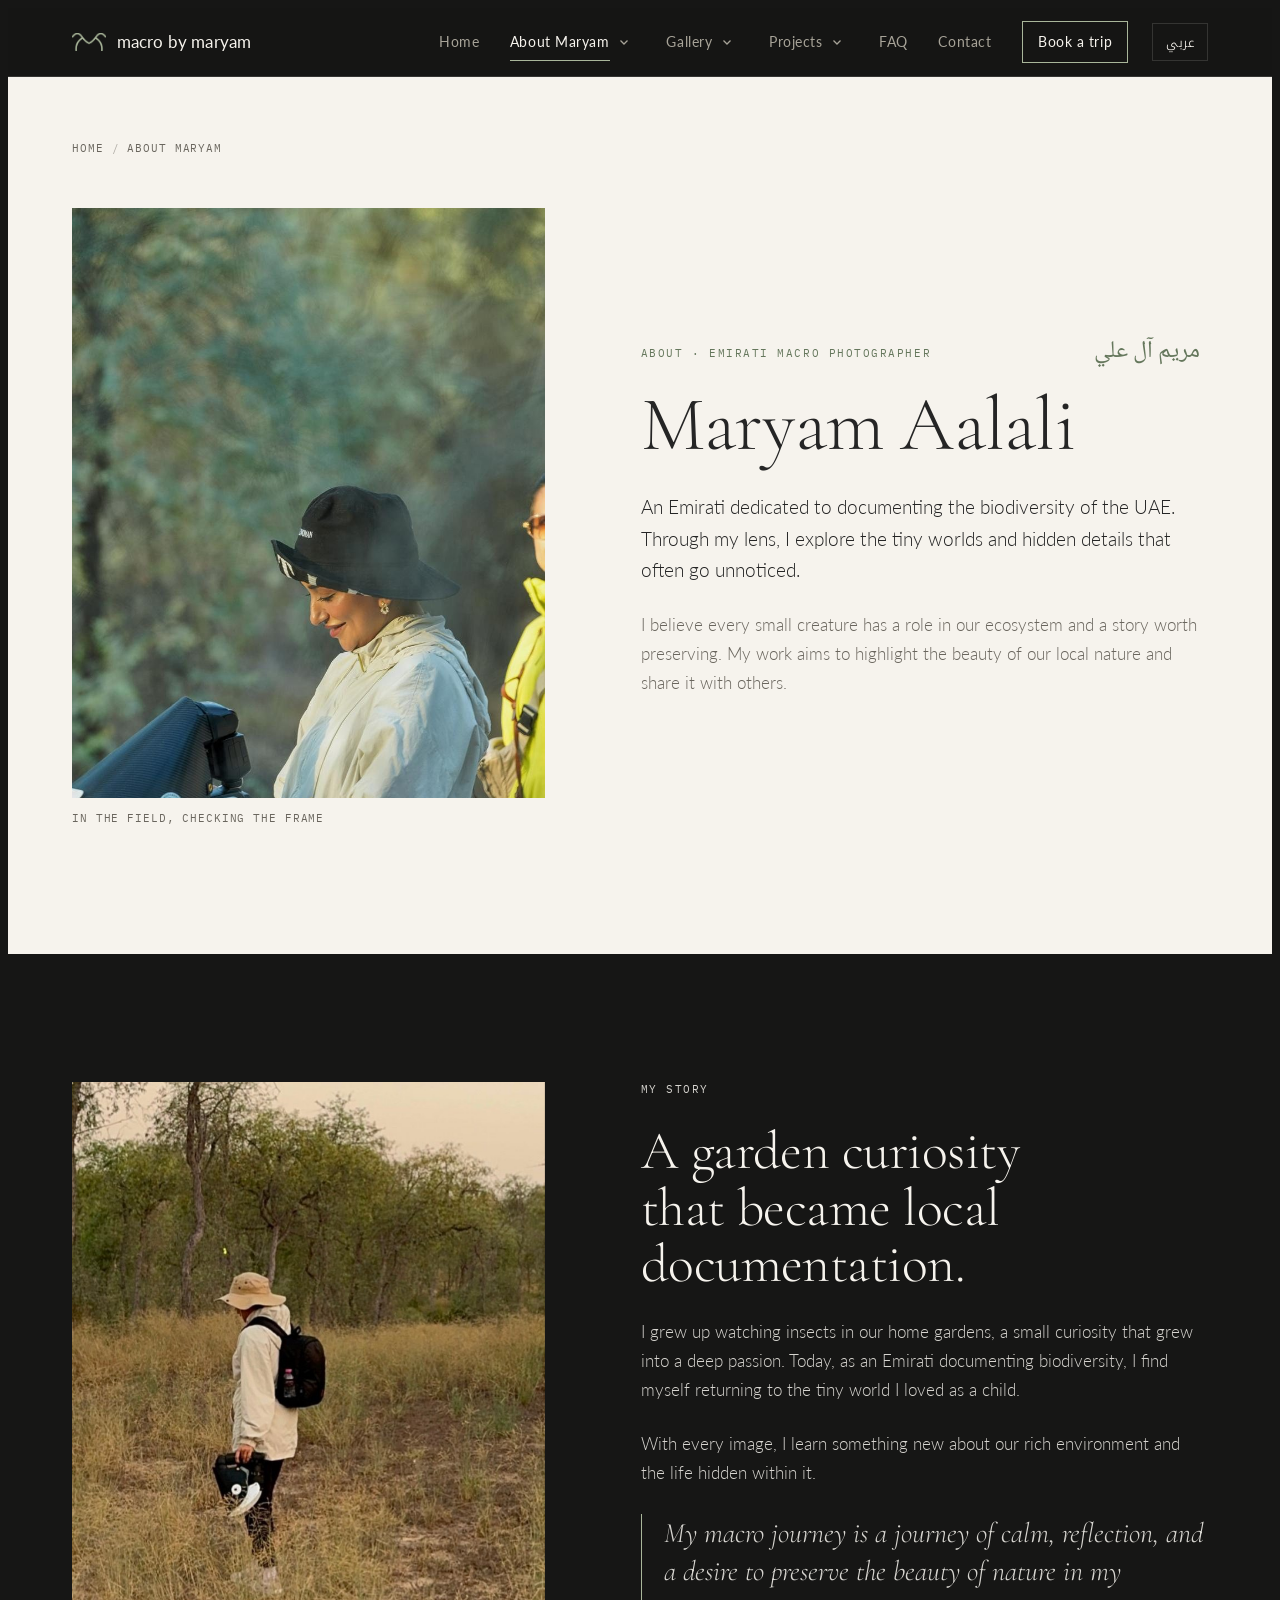
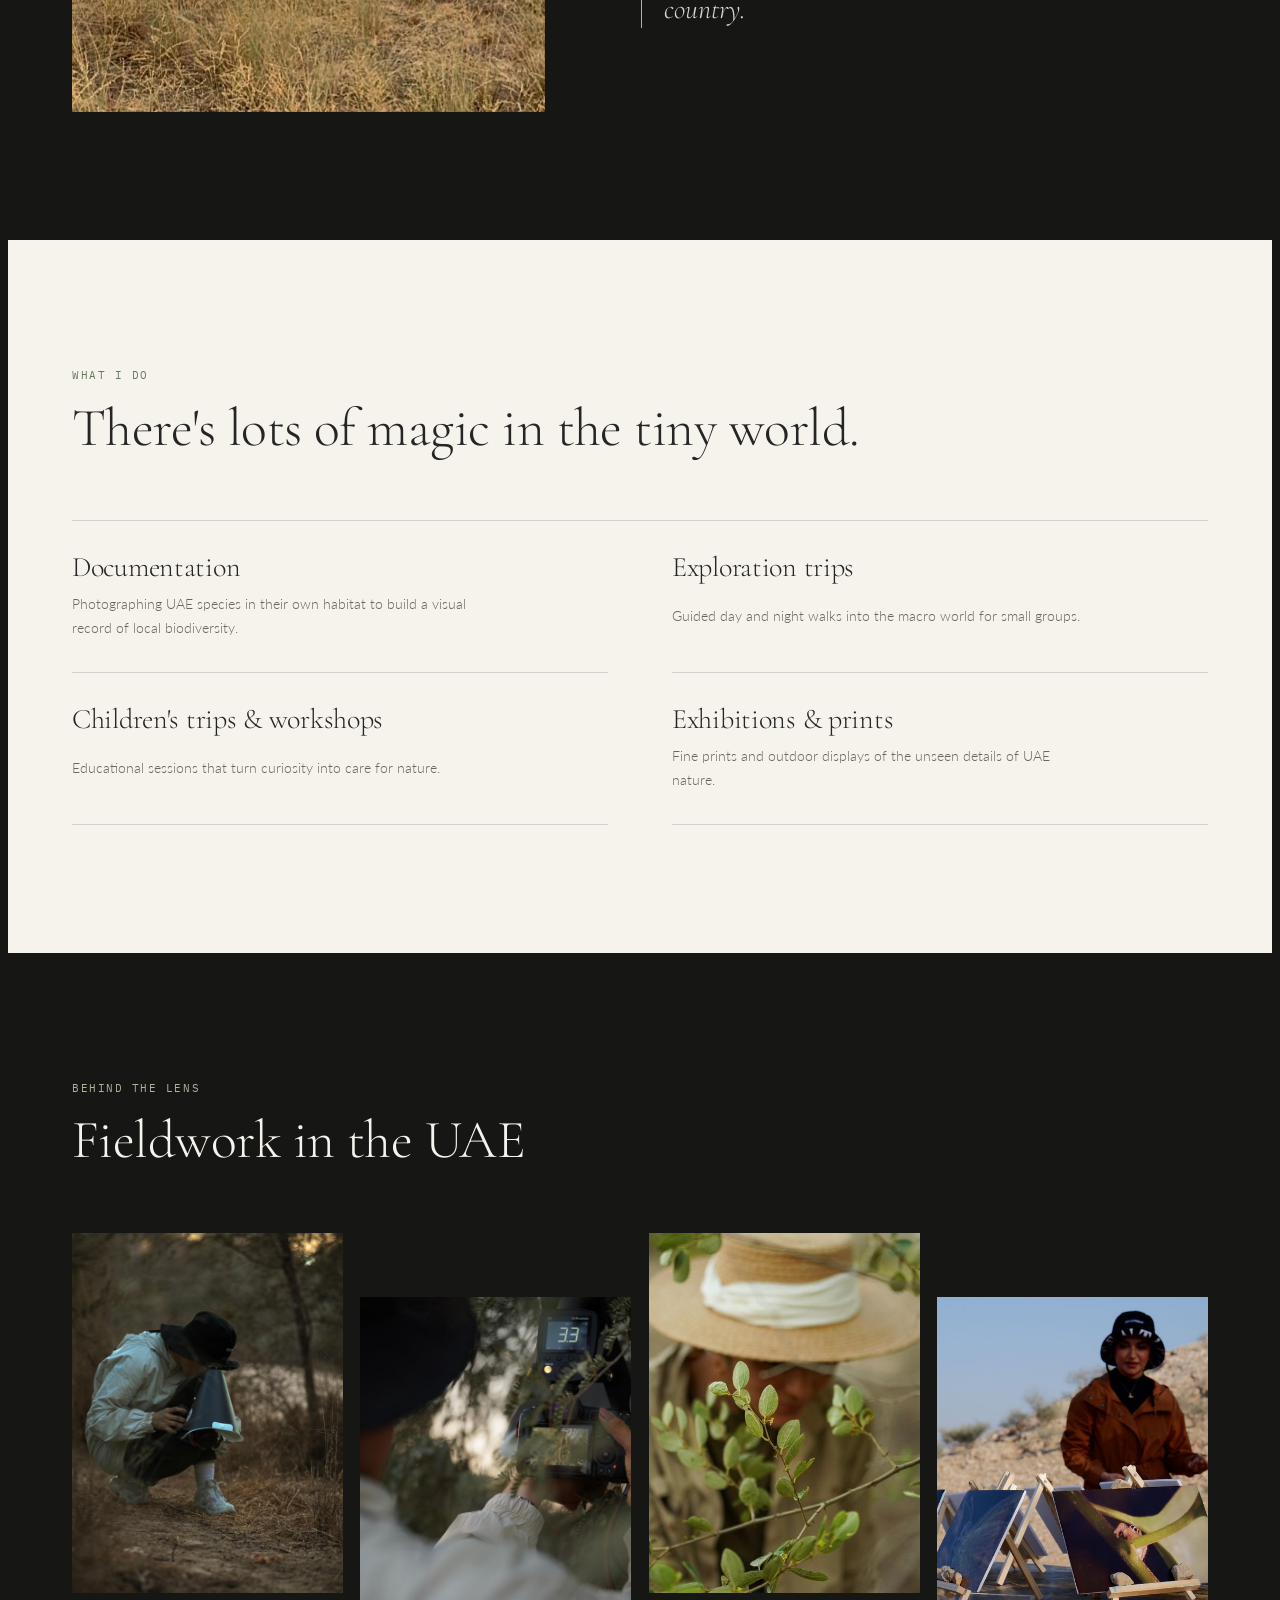
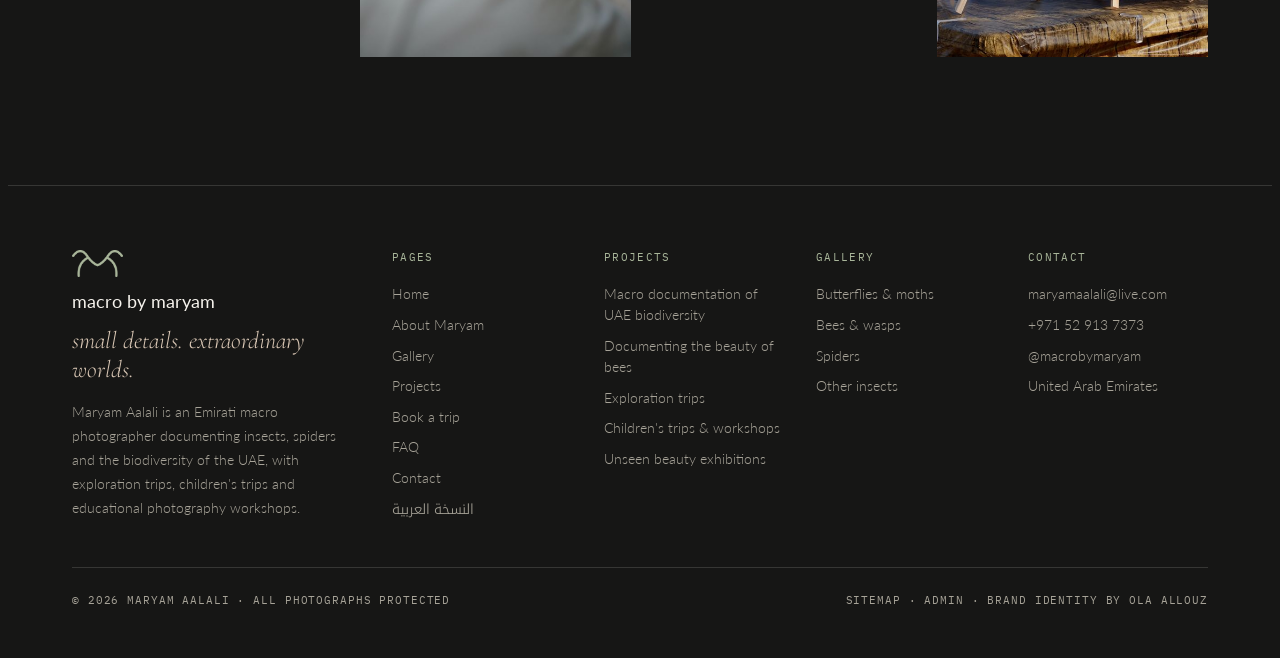
<file: public/about.html>
<!doctype html>
<html lang="en" dir="ltr">
<head>
<meta charset="utf-8">
<meta name="viewport" content="width=device-width, initial-scale=1, viewport-fit=cover">
<title>About Maryam Aalali | Emirati Macro Photographer</title>
<meta name="claude:viewport-fit-sides" content="cover">
<meta name="description" content="Meet Maryam Aalali, a talented Emirati photographer who turned a childhood love of insects into local documentation of UAE biodiversity.">
<meta name="robots" content="index, follow, max-image-preview:large">
<meta name="author" content="Maryam Aalali">
<meta name="theme-color" content="#161615">
<link rel="canonical" href="https://macrobymaryam.com/about.html">
<link rel="alternate" hreflang="en" href="https://macrobymaryam.com/about.html">
<link rel="alternate" hreflang="ar" href="https://macrobymaryam.com/ar/about.html">
<link rel="alternate" hreflang="x-default" href="https://macrobymaryam.com/about.html">
<meta property="og:type" content="profile">
<meta property="og:site_name" content="Macro by Maryam">
<meta property="og:title" content="About Maryam Aalali | Emirati Macro Photographer">
<meta property="og:description" content="Meet Maryam Aalali, a talented Emirati photographer who turned a childhood love of insects into local documentation of UAE biodiversity.">
<meta property="og:url" content="https://macrobymaryam.com/about.html">
<meta property="og:image" content="https://macrobymaryam.com/img/maryam-aalali-emirati-macro-photographer.jpg">
<meta property="og:image:alt" content="Maryam Aalali, Emirati macro photographer, smiling as she checks her camera and flash diffuser in the field">
<meta property="og:locale" content="en_AE">
<meta property="og:locale:alternate" content="ar_AE">
<meta name="twitter:card" content="summary_large_image">
<meta name="twitter:title" content="About Maryam Aalali | Emirati Macro Photographer">
<meta name="twitter:description" content="Meet Maryam Aalali, a talented Emirati photographer who turned a childhood love of insects into local documentation of UAE biodiversity.">
<meta name="twitter:image" content="https://macrobymaryam.com/img/maryam-aalali-emirati-macro-photographer.jpg">
<link rel="icon" type="image/png" href="favicon.png">
<link rel="apple-touch-icon" href="apple-touch-icon.png">
<link rel="preconnect" href="https://fonts.googleapis.com">
<link rel="preconnect" href="https://fonts.gstatic.com" crossorigin>
<link rel="stylesheet" href="https://fonts.googleapis.com/css2?family=Cormorant+Garamond:ital,wght@0,300;0,400;0,500;1,300;1,400&family=IBM+Plex+Mono:wght@400&family=Lato:wght@300;400;700&family=Noto+Kufi+Arabic:wght@300;400;500&family=Noto+Naskh+Arabic:wght@400;500&display=swap">
<link rel="stylesheet" href="assets/site.css">
<script type="application/ld+json">{"@context":"https://schema.org","@graph":[{"@type":"Person","@id":"https://macrobymaryam.com/#maryam","name":"Maryam Aalali","alternateName":"مريم آل علي","jobTitle":"Macro photographer","nationality":{"@type":"Country","name":"United Arab Emirates"},"description":"Emirati macro photographer documenting the biodiversity of the UAE.","knowsAbout":["Macro photography","Insects","Spiders","Bees","Biodiversity of the United Arab Emirates","Nature documentation","تصوير الماكرو","الحشرات","التنوع البيولوجي"],"image":"https://macrobymaryam.com/img/maryam-aalali-emirati-macro-photographer.jpg","url":"https://macrobymaryam.com/","email":"mailto:maryamaalali@live.com","telephone":"+971529137373","sameAs":["https://www.instagram.com/macrobymaryam/"],"workLocation":{"@type":"Country","name":"United Arab Emirates"}},{"@type":"WebSite","@id":"https://macrobymaryam.com/#website","url":"https://macrobymaryam.com/","name":"Macro by Maryam","alternateName":"ماكرو باي مريم","inLanguage":["en","ar"],"publisher":{"@id":"https://macrobymaryam.com/#maryam"}},{"@type":"AboutPage","@id":"https://macrobymaryam.com/about.html#webpage","url":"https://macrobymaryam.com/about.html","name":"About Maryam Aalali | Emirati Macro Photographer","description":"Meet Maryam Aalali, a talented Emirati photographer who turned a childhood love of insects into local documentation of UAE biodiversity.","inLanguage":"en","isPartOf":{"@id":"https://macrobymaryam.com/#website"},"about":{"@id":"https://macrobymaryam.com/#maryam"},"primaryImageOfPage":{"@type":"ImageObject","url":"https://macrobymaryam.com/img/maryam-aalali-emirati-macro-photographer.jpg"}},{"@type":"BreadcrumbList","itemListElement":[{"@type":"ListItem","position":1,"name":"Home","item":"https://macrobymaryam.com/"},{"@type":"ListItem","position":2,"name":"About Maryam","item":"https://macrobymaryam.com/about.html"}]}]}</script>
</head>
<body>
<header class="bar">
  <div class="wrap bar-in">
    <a class="brand" href="index.html" aria-label="macro by maryam, home"><span class="mark" aria-hidden="true"></span><span class="word">macro by maryam</span></a>
    <nav class="nav" id="nav" aria-label="Main">
      <ul class="menu">
        <li><a href="index.html">Home</a></li>
        <li class="has-mm"><a href="about.html" aria-current="page">About Maryam</a><button class="mm-t" type="button" aria-expanded="false" aria-controls="mm-about" aria-label="Show About Maryam menu"><svg viewBox="0 0 10 10" aria-hidden="true"><path d="M1.5 3.5 5 7l3.5-3.5" fill="none" stroke="currentColor" stroke-width="1.3"/></svg></button>
      <div class="mm" id="mm-about"><div class="wrap mm-in">
        <div class="mm-intro"><p class="eyebrow">About Maryam</p><p class="mm-lede">An Emirati macro photographer documenting UAE biodiversity.</p><a class="tlink" href="about.html">Meet Maryam <span class="arrow">→</span></a></div>
        <ul class="mm-links">
          <li><a href="about.html#story"><b>My story</b><small>From a garden curiosity to local documentation</small></a></li>
          <li><a href="about.html#practice"><b>What I do</b><small>Documentation, trips, workshops, exhibitions</small></a></li>
          <li><a href="about.html#lens"><b>Behind the lens</b><small>Fieldwork from first light to after dark</small></a></li>
          <li><a href="faq.html"><b>Questions</b><small>Macro photography, trips and booking</small></a></li>
        </ul>
        <a class="mm-feat" href="about.html"><img src="img/thumbs/maryam-aalali-emirati-macro-photographer.jpg" width="600" height="900" alt="Maryam Aalali, Emirati macro photographer, smiling as she checks her camera and flash diffuser in the field" loading="lazy" decoding="async"><span class="label"><span class="nm">Maryam Aalali in the field</span></span></a>
      </div></div></li>
        <li class="has-mm"><a href="gallery.html">Gallery</a><button class="mm-t" type="button" aria-expanded="false" aria-controls="mm-gallery" aria-label="Show Gallery menu"><svg viewBox="0 0 10 10" aria-hidden="true"><path d="M1.5 3.5 5 7l3.5-3.5" fill="none" stroke="currentColor" stroke-width="1.3"/></svg></button>
      <div class="mm" id="mm-gallery"><div class="wrap mm-in">
        <div class="mm-intro"><p class="eyebrow">Gallery</p><p class="mm-lede">20 macro photographs of UAE insects and spiders.</p><a class="tlink" href="gallery.html">View all <span class="arrow">→</span></a></div>
        <ul class="mm-links"><li><a href="gallery.html#butterflies"><b>Butterflies & moths<sup>6</sup></b><small>Wings, scales and a chrysalis</small></a></li><li><a href="gallery.html#bees"><b>Bees & wasps<sup>6</sup></b><small>Honeybees, solitary bees, wasps</small></a></li><li><a href="gallery.html#spiders"><b>Spiders<sup>3</sup></b><small>Jumping and lynx spiders</small></a></li><li><a href="gallery.html#other"><b>Other insects<sup>5</sup></b><small>Mantis, lacewing, antlion and more</small></a></li></ul>
        <a class="mm-feat" href="gallery.html#spiders"><img src="img/thumbs/jumping-spider-eyes-macro-uae.jpg" width="900" height="900" alt="A jumping spider&#x27;s large front eyes in extreme close-up, macro photography of UAE biodiversity by Maryam Aalali" loading="lazy" decoding="async"><span class="label"><span class="no">No. 01</span><span class="nm">Jumping spider</span><span class="tx">Salticidae</span></span></a>
      </div></div></li>
        <li class="has-mm"><a href="projects.html">Projects</a><button class="mm-t" type="button" aria-expanded="false" aria-controls="mm-projects" aria-label="Show Projects menu"><svg viewBox="0 0 10 10" aria-hidden="true"><path d="M1.5 3.5 5 7l3.5-3.5" fill="none" stroke="currentColor" stroke-width="1.3"/></svg></button>
      <div class="mm" id="mm-projects"><div class="wrap mm-in">
        <div class="mm-intro"><p class="eyebrow">Projects</p><p class="mm-lede">Exploration trips, children's workshops and exhibitions across the UAE.</p><a class="tlink" href="book.html">See available dates <span class="arrow">→</span></a></div>
        <ul class="mm-links"><li><a href="projects.html#documentation"><b>Macro documentation of UAE biodiversity</b><small>A growing visual record of local species.</small></a></li><li><a href="projects.html#bees"><b>Documenting the beauty of bees</b><small>Honeybees and solitary bees, up close.</small></a></li><li><a href="projects.html#trips"><b>Exploration trips</b><small>Guided day and night walks for small groups.</small></a></li><li><a href="projects.html#kids"><b>Children's trips & workshops</b><small>Magnifiers, prints and first discoveries.</small></a></li><li><a href="projects.html#exhibitions"><b>Unseen beauty exhibitions</b><small>Prints shown outdoors, where the subjects live.</small></a></li></ul>
        <a class="mm-feat" href="projects.html#trips"><img src="img/thumbs/night-exploration-trip-insects-uae.jpg" width="900" height="600" alt="Night exploration trip in the UAE: Maryam Aalali photographs insects in the grass while participants hold torches" loading="lazy" decoding="async"><span class="label"><span class="nm">Night exploration trip</span></span></a>
      </div></div></li>
        <li><a href="faq.html">FAQ</a></li>
        <li><a href="contact.html">Contact</a></li>
        <li class="cta-li"><a class="nav-cta" href="book.html">Book a trip</a></li>
      </ul>
    </nav>
    <a class="lang" href="ar/about.html" hreflang="ar" lang="ar">عربي</a>
    <button class="menu-btn" id="menuBtn" type="button" aria-expanded="false" aria-controls="nav">Menu</button>
  </div>
</header>
<main id="main">
<section class="band paper" style="padding-top:clamp(2.5rem,5vw,4rem)">
  <div class="wrap" style="display:grid;gap:clamp(2rem,4vw,3.5rem)">
    <nav aria-label="Breadcrumb"><ol class="crumbs"><li><a href="index.html">Home</a></li><li aria-current="page">About Maryam</li></ol></nav>
    <div class="about-top">
      <figure>
        <img src="img/maryam-aalali-emirati-macro-photographer.jpg" width="854" height="1280" alt="Maryam Aalali, Emirati macro photographer, smiling as she checks her camera and flash diffuser in the field">
        <figcaption class="figcap">In the field, checking the frame</figcaption>
      </figure>
      <div class="who">
        <div class="namepair">
          <h1><span class="kicker" style="color:var(--sage)">About · Emirati macro photographer</span>Maryam Aalali</h1>
          <span class="other" lang="ar">مريم آل علي</span>
        </div>
        <p class="lead">An Emirati dedicated to documenting the biodiversity of the UAE. Through my lens, I explore the tiny worlds and hidden details that often go unnoticed.</p>
        <p class="muted">I believe every small creature has a role in our ecosystem and a story worth preserving. My work aims to highlight the beauty of our local nature and share it with others.</p>
      </div>
    </div>
  </div>
</section>

<section class="band" id="story">
  <div class="wrap story">
    <div class="imgs"><img src="img/maryam-aalali-documenting-uae-biodiversity.jpg" width="804" height="1252" alt="Maryam Aalali walking through tall grass searching for insects to document in the UAE" loading="lazy" decoding="async"></div>
    <div class="txt">
      <p class="eyebrow">My story</p>
      <h2>A garden curiosity that became local documentation.</h2>
      <p>I grew up watching insects in our home gardens, a small curiosity that grew into a deep passion. Today, as an Emirati documenting biodiversity, I find myself returning to the tiny world I loved as a child.</p>
      <p>With every image, I learn something new about our rich environment and the life hidden within it.</p>
      <p class="pull">My macro journey is a journey of calm, reflection, and a desire to preserve the beauty of nature in my country.</p>
    </div>
  </div>
</section>

<section class="band paper" id="practice">
  <div class="wrap">
    <div class="head"><div class="titles">
      <p class="eyebrow">What I do</p>
      <h2>There's lots of magic in the tiny world.</h2>
    </div></div>
    <div class="practice"><a href="projects.html#documentation"><h3>Documentation</h3><p>Photographing UAE species in their own habitat to build a visual record of local biodiversity.</p></a><a href="projects.html#trips"><h3>Exploration trips</h3><p>Guided day and night walks into the macro world for small groups.</p></a><a href="projects.html#kids"><h3>Children's trips & workshops</h3><p>Educational sessions that turn curiosity into care for nature.</p></a><a href="projects.html#exhibitions"><h3>Exhibitions & prints</h3><p>Fine prints and outdoor displays of the unseen details of UAE nature.</p></a></div>
  </div>
</section>

<section class="band" id="lens">
  <div class="wrap">
    <div class="head"><div class="titles">
      <p class="eyebrow">Behind the lens</p>
      <h2>Fieldwork in the UAE</h2>
    </div></div>
    <div class="strip"><img src="img/thumbs/maryam-aalali-macro-fieldwork-uae.jpg" width="600" height="900" alt="Maryam Aalali crouching at ground level to photograph insects, documenting local UAE biodiversity" loading="lazy" decoding="async"><img src="img/thumbs/macro-photography-session-camera.jpg" width="600" height="900" alt="Camera screen and flash trigger during a macro photography session in the field" loading="lazy" decoding="async"><img src="img/thumbs/nature-observation-exploration-trip.jpg" width="427" height="640" alt="Participant examining leaves up close during a nature exploration trip" loading="lazy" decoding="async"><img src="img/thumbs/maryam-aalali-macro-prints-exhibition-uae.jpg" width="506" height="900" alt="Maryam Aalali with her macro photography prints at an outdoor exhibition in the UAE" loading="lazy" decoding="async"></div>
  </div>
</section>
</main>
<footer>
  <div class="wrap">
    <div class="fgrid">
      <div class="fbrand">
        <span class="mark" aria-hidden="true"></span>
        <p style="font:400 1.1rem/1 var(--f-mark)">macro by maryam</p>
        <p class="tag">small details. extraordinary worlds.</p>
        <p class="d">Maryam Aalali is an Emirati macro photographer documenting insects, spiders and the biodiversity of the UAE, with exploration trips, children's trips and educational photography workshops.</p>
      </div>
      <nav class="fcol" aria-label="Site pages"><p class="fh">Pages</p><ul><li><a href="index.html">Home</a></li><li><a href="about.html">About Maryam</a></li><li><a href="gallery.html">Gallery</a></li><li><a href="projects.html">Projects</a></li><li><a href="book.html">Book a trip</a></li><li><a href="faq.html">FAQ</a></li><li><a href="contact.html">Contact</a></li><li><a href="ar/about.html" hreflang="ar" lang="ar">النسخة العربية</a></li></ul></nav>
      <nav class="fcol" aria-label="Projects"><p class="fh">Projects</p><ul><li><a href="projects.html#documentation">Macro documentation of UAE biodiversity</a></li><li><a href="projects.html#bees">Documenting the beauty of bees</a></li><li><a href="projects.html#trips">Exploration trips</a></li><li><a href="projects.html#kids">Children's trips & workshops</a></li><li><a href="projects.html#exhibitions">Unseen beauty exhibitions</a></li></ul></nav>
      <nav class="fcol" aria-label="Gallery"><p class="fh">Gallery</p><ul><li><a href="gallery.html#butterflies">Butterflies & moths</a></li><li><a href="gallery.html#bees">Bees & wasps</a></li><li><a href="gallery.html#spiders">Spiders</a></li><li><a href="gallery.html#other">Other insects</a></li></ul></nav>
      <div class="fcol"><p class="fh">Contact</p><ul>
        <li><a class="ltr" href="mailto:maryamaalali@live.com">maryamaalali@live.com</a></li>
        <li><a class="ltr" href="https://wa.me/971529137373" target="_blank" rel="noopener">+971 52 913 7373</a></li>
        <li><a class="ltr" href="https://www.instagram.com/macrobymaryam/" target="_blank" rel="noopener">@macrobymaryam</a></li>
        <li>United Arab Emirates</li></ul></div>
    </div>
    <div class="fine">
      <span>© 2026 Maryam Aalali · All photographs protected</span>
      <span><a href="sitemap.xml">Sitemap</a> · <a href="admin.html" rel="nofollow">Admin</a> · Brand identity by Ola Allouz</span>
    </div>
  </div>
</footer>
<div class="lb" id="lb" hidden role="dialog" aria-modal="true" aria-label="Photograph viewer">
  <div class="lb-top"><span id="lbCount"></span><button class="lb-x" id="lbClose" type="button">Close ✕</button></div>
  <div class="lb-stage" id="lbStage"><img id="lbImg" alt="">
    <button class="lb-nav lb-prev" id="lbPrev" type="button" aria-label="Previous photograph"><span>←</span></button>
    <button class="lb-nav lb-next" id="lbNext" type="button" aria-label="Next photograph"><span>→</span></button></div>
  <div class="label" id="lbLabel"></div>
</div>
<script src="assets/site.js" defer></script>
</body>
</html>
</file>
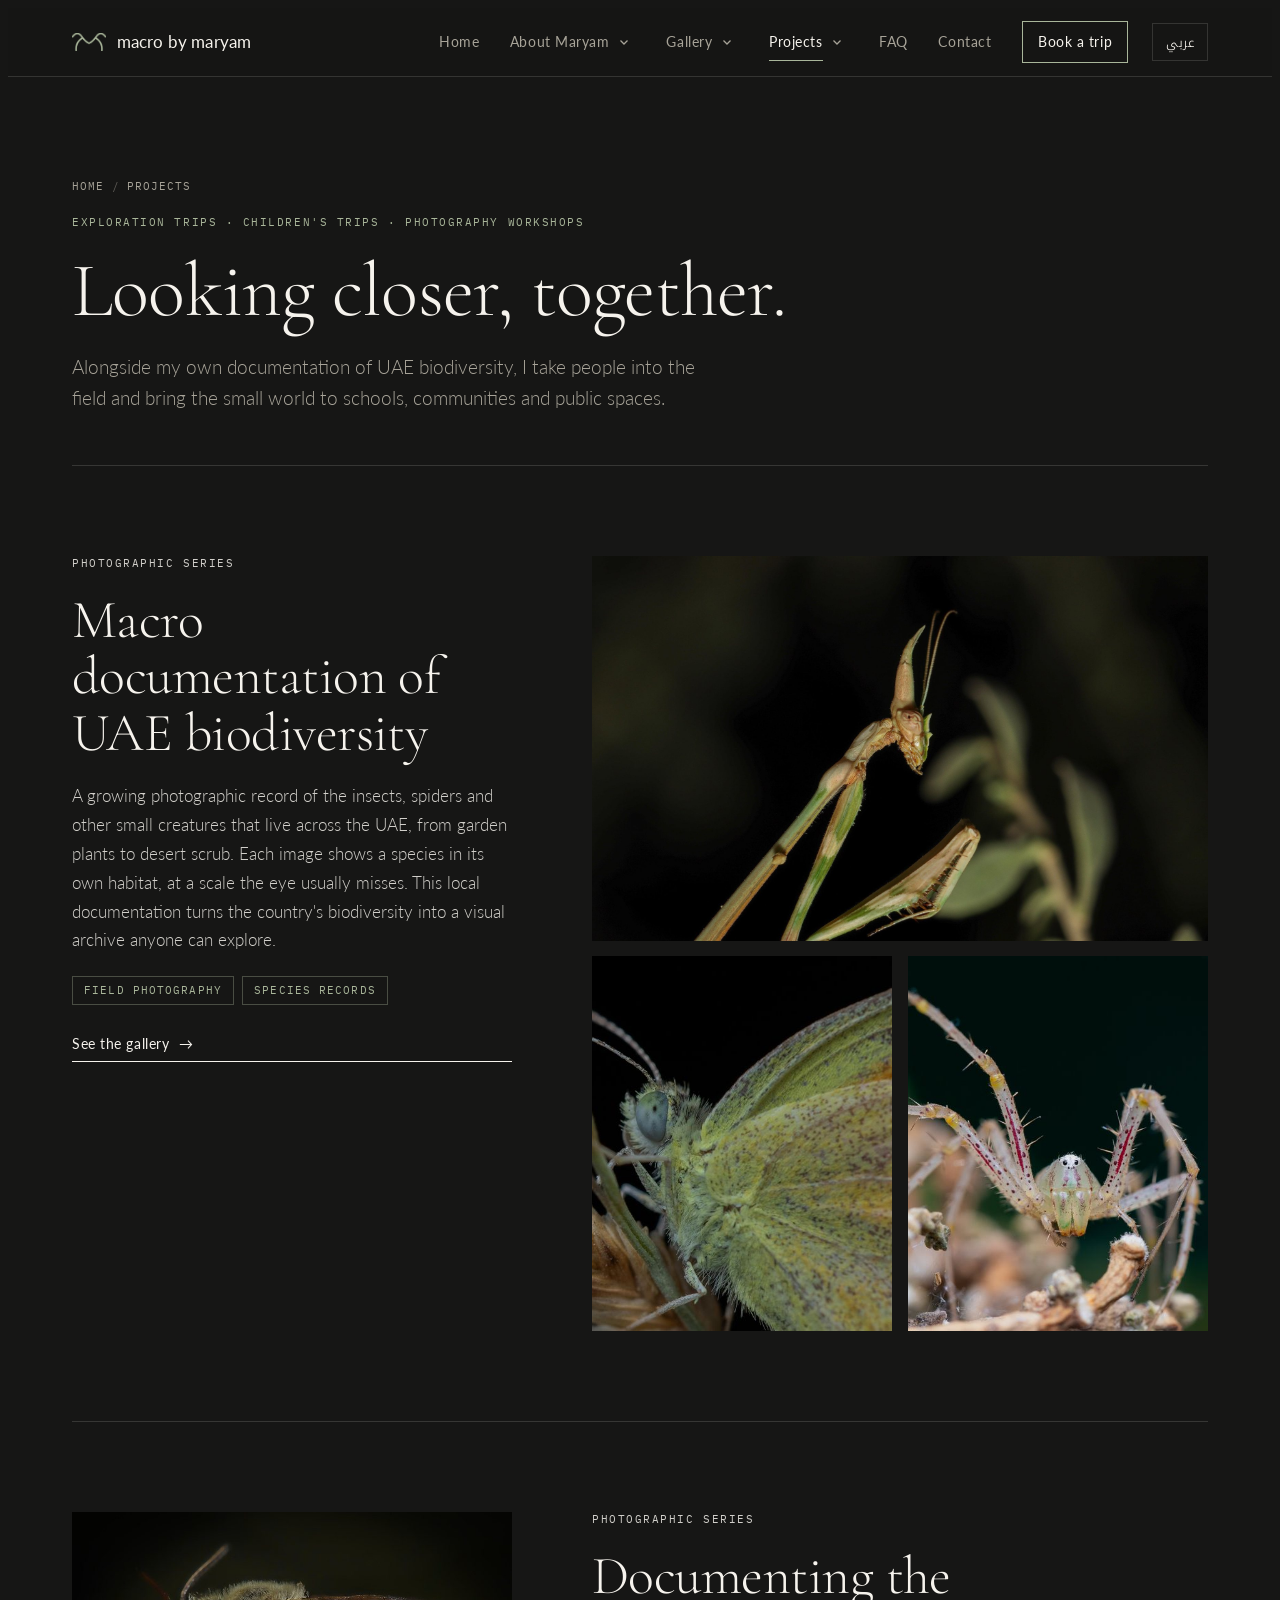
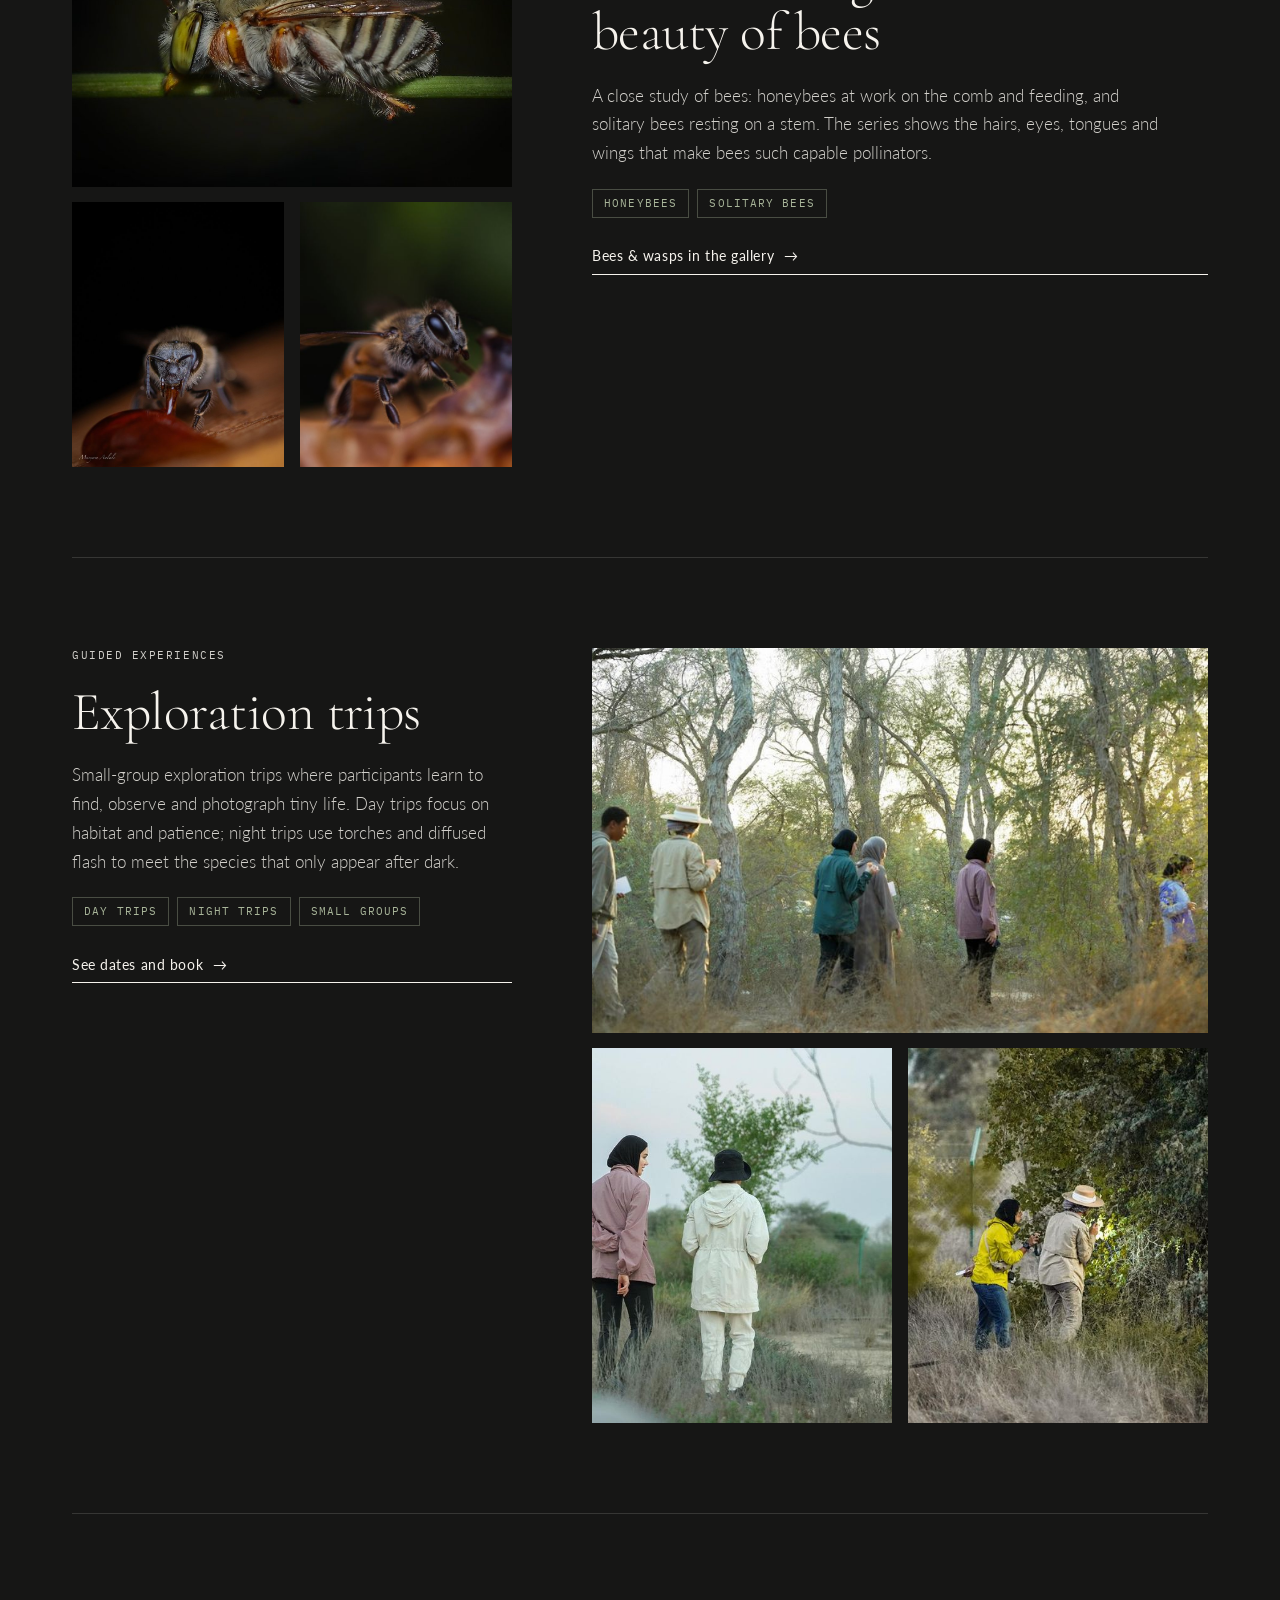
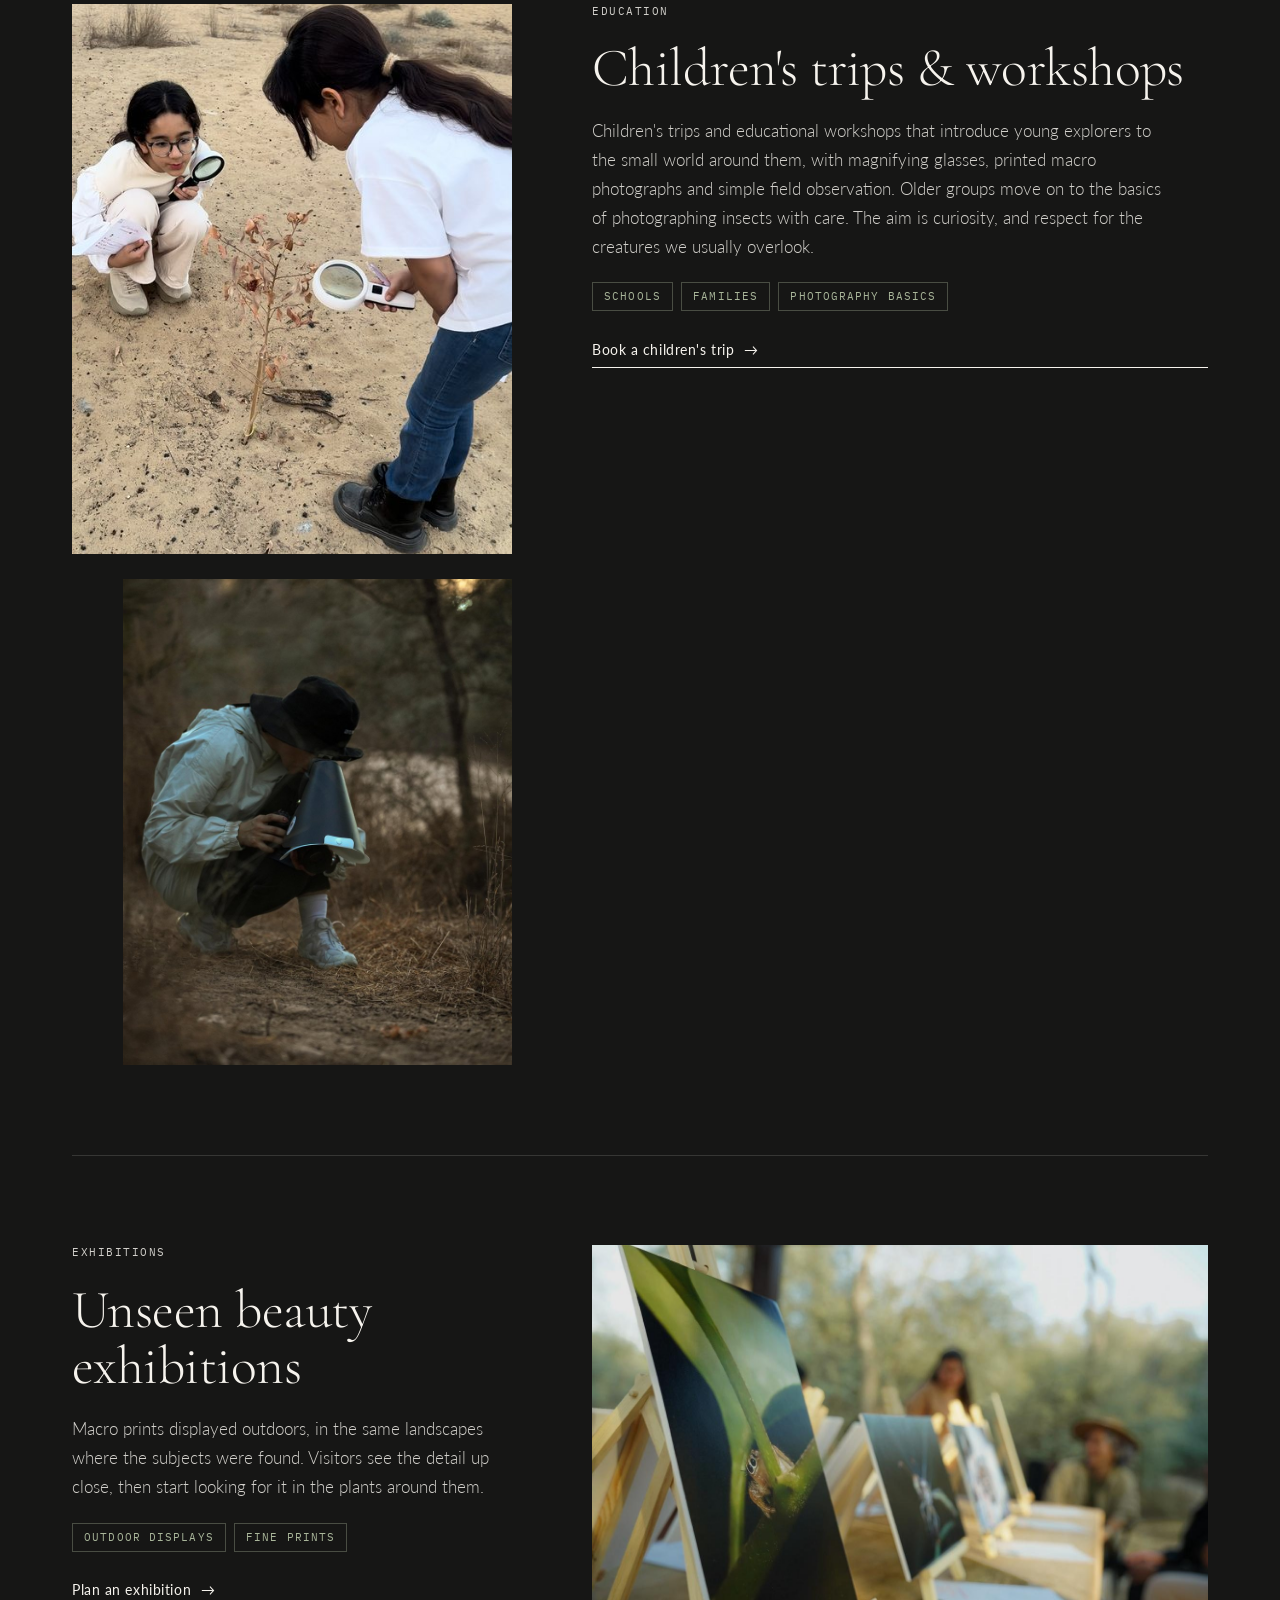
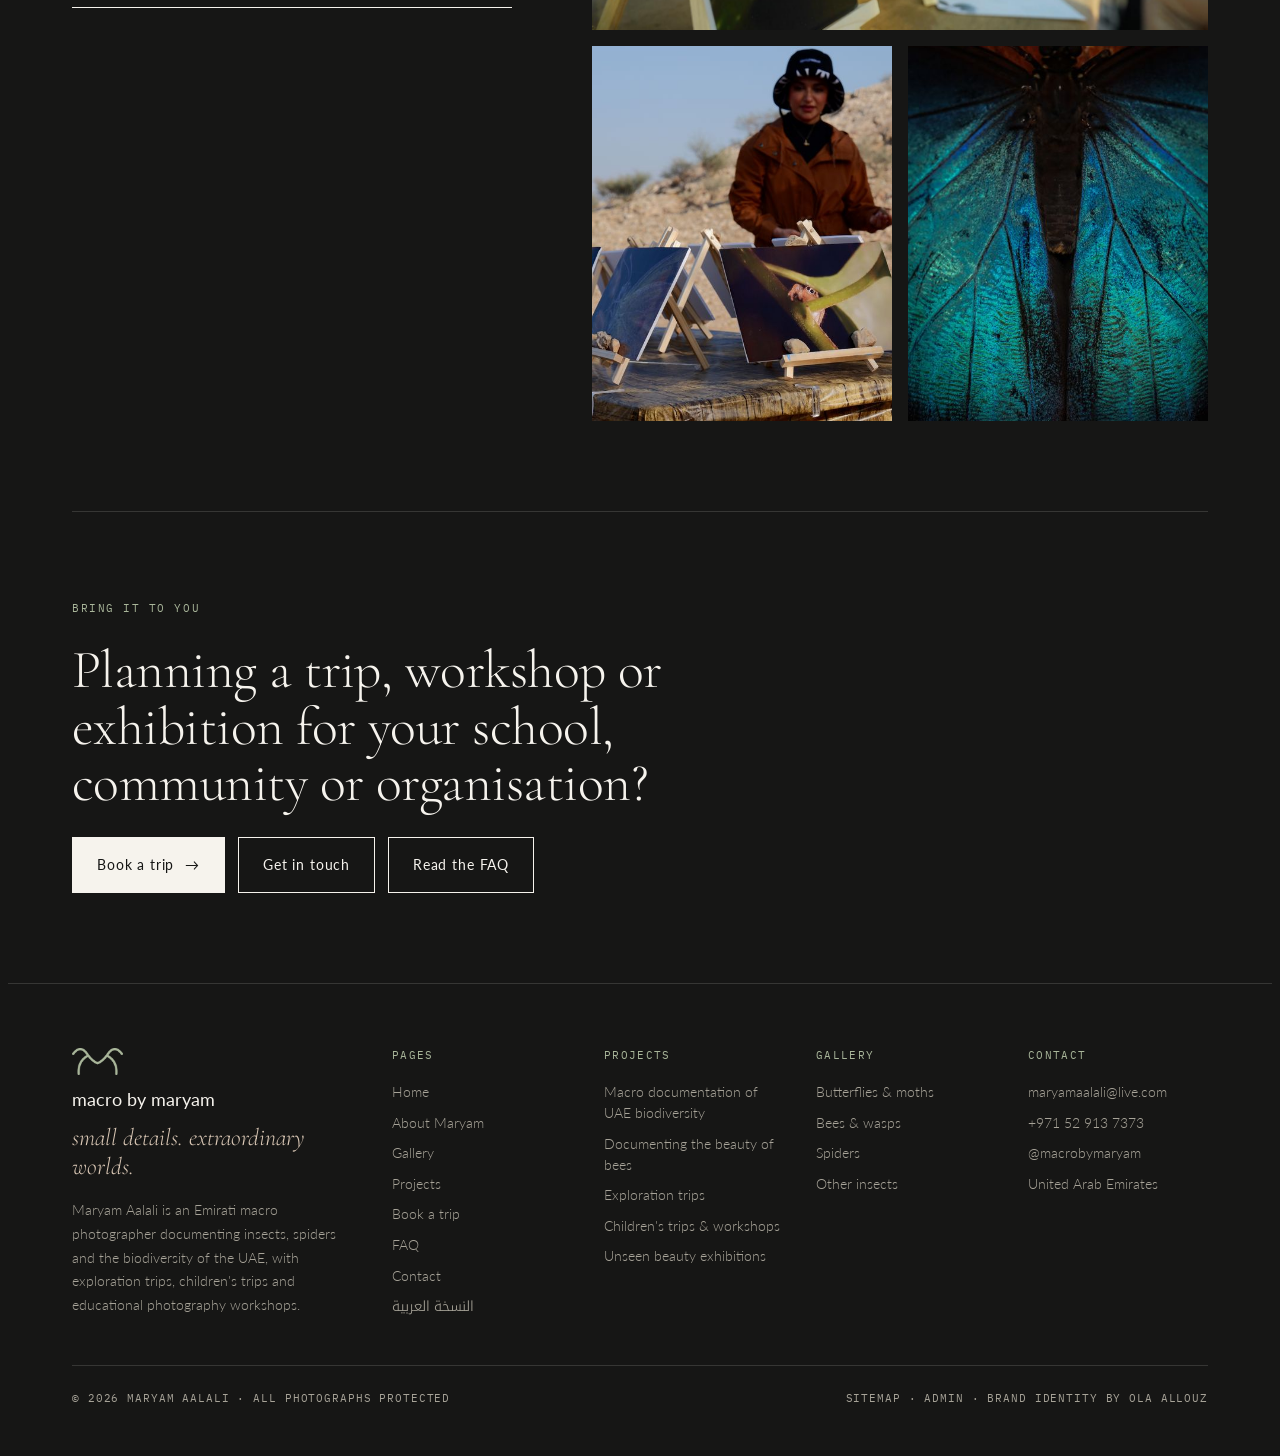
<file: public/projects.html>
<!doctype html>
<html lang="en" dir="ltr">
<head>
<meta charset="utf-8">
<meta name="viewport" content="width=device-width, initial-scale=1, viewport-fit=cover">
<title>Exploration Trips &amp; Kids Photography Workshops, UAE</title>
<meta name="claude:viewport-fit-sides" content="cover">
<meta name="description" content="Biodiversity documentation, bee photography, exploration trips, children&#x27;s photography workshops and outdoor macro exhibitions in the UAE.">
<meta name="robots" content="index, follow, max-image-preview:large">
<meta name="author" content="Maryam Aalali">
<meta name="theme-color" content="#161615">
<link rel="canonical" href="https://macrobymaryam.com/projects.html">
<link rel="alternate" hreflang="en" href="https://macrobymaryam.com/projects.html">
<link rel="alternate" hreflang="ar" href="https://macrobymaryam.com/ar/projects.html">
<link rel="alternate" hreflang="x-default" href="https://macrobymaryam.com/projects.html">
<meta property="og:type" content="website">
<meta property="og:site_name" content="Macro by Maryam">
<meta property="og:title" content="Exploration Trips &amp; Kids Photography Workshops, UAE">
<meta property="og:description" content="Biodiversity documentation, bee photography, exploration trips, children&#x27;s photography workshops and outdoor macro exhibitions in the UAE.">
<meta property="og:url" content="https://macrobymaryam.com/projects.html">
<meta property="og:image" content="https://macrobymaryam.com/img/night-exploration-trip-insects-uae.jpg">
<meta property="og:image:alt" content="Night exploration trip in the UAE: Maryam Aalali photographs insects in the grass while participants hold torches">
<meta property="og:locale" content="en_AE">
<meta property="og:locale:alternate" content="ar_AE">
<meta name="twitter:card" content="summary_large_image">
<meta name="twitter:title" content="Exploration Trips &amp; Kids Photography Workshops, UAE">
<meta name="twitter:description" content="Biodiversity documentation, bee photography, exploration trips, children&#x27;s photography workshops and outdoor macro exhibitions in the UAE.">
<meta name="twitter:image" content="https://macrobymaryam.com/img/night-exploration-trip-insects-uae.jpg">
<link rel="icon" type="image/png" href="favicon.png">
<link rel="apple-touch-icon" href="apple-touch-icon.png">
<link rel="preconnect" href="https://fonts.googleapis.com">
<link rel="preconnect" href="https://fonts.gstatic.com" crossorigin>
<link rel="stylesheet" href="https://fonts.googleapis.com/css2?family=Cormorant+Garamond:ital,wght@0,300;0,400;0,500;1,300;1,400&family=IBM+Plex+Mono:wght@400&family=Lato:wght@300;400;700&family=Noto+Kufi+Arabic:wght@300;400;500&family=Noto+Naskh+Arabic:wght@400;500&display=swap">
<link rel="stylesheet" href="assets/site.css">
<script type="application/ld+json">{"@context":"https://schema.org","@graph":[{"@type":"Person","@id":"https://macrobymaryam.com/#maryam","name":"Maryam Aalali","alternateName":"مريم آل علي","jobTitle":"Macro photographer","nationality":{"@type":"Country","name":"United Arab Emirates"},"description":"Emirati macro photographer documenting the biodiversity of the UAE.","knowsAbout":["Macro photography","Insects","Spiders","Bees","Biodiversity of the United Arab Emirates","Nature documentation","تصوير الماكرو","الحشرات","التنوع البيولوجي"],"image":"https://macrobymaryam.com/img/maryam-aalali-emirati-macro-photographer.jpg","url":"https://macrobymaryam.com/","email":"mailto:maryamaalali@live.com","telephone":"+971529137373","sameAs":["https://www.instagram.com/macrobymaryam/"],"workLocation":{"@type":"Country","name":"United Arab Emirates"}},{"@type":"WebSite","@id":"https://macrobymaryam.com/#website","url":"https://macrobymaryam.com/","name":"Macro by Maryam","alternateName":"ماكرو باي مريم","inLanguage":["en","ar"],"publisher":{"@id":"https://macrobymaryam.com/#maryam"}},{"@type":"CollectionPage","@id":"https://macrobymaryam.com/projects.html#webpage","url":"https://macrobymaryam.com/projects.html","name":"Exploration Trips & Kids Photography Workshops, UAE","description":"Biodiversity documentation, bee photography, exploration trips, children's photography workshops and outdoor macro exhibitions in the UAE.","inLanguage":"en","isPartOf":{"@id":"https://macrobymaryam.com/#website"},"about":{"@id":"https://macrobymaryam.com/#maryam"},"primaryImageOfPage":{"@type":"ImageObject","url":"https://macrobymaryam.com/img/night-exploration-trip-insects-uae.jpg"}},{"@type":"BreadcrumbList","itemListElement":[{"@type":"ListItem","position":1,"name":"Home","item":"https://macrobymaryam.com/"},{"@type":"ListItem","position":2,"name":"Projects","item":"https://macrobymaryam.com/projects.html"}]},{"@type":"Service","name":"Exploration trips","description":"Guided day and night macro exploration trips for small groups in the UAE.","provider":{"@id":"https://macrobymaryam.com/#maryam"},"areaServed":{"@type":"Country","name":"United Arab Emirates"}},{"@type":"Service","name":"Children's trips and educational workshops","description":"Nature trips and educational photography workshops for children.","provider":{"@id":"https://macrobymaryam.com/#maryam"},"areaServed":{"@type":"Country","name":"United Arab Emirates"}},{"@type":"Service","name":"Macro photography exhibitions","description":"Outdoor exhibitions of macro prints of UAE biodiversity.","provider":{"@id":"https://macrobymaryam.com/#maryam"},"areaServed":{"@type":"Country","name":"United Arab Emirates"}},{"@type":"Service","name":"Macro photography prints","description":"Fine prints of UAE insects and spiders.","provider":{"@id":"https://macrobymaryam.com/#maryam"},"areaServed":{"@type":"Country","name":"United Arab Emirates"}}]}</script>
</head>
<body>
<header class="bar">
  <div class="wrap bar-in">
    <a class="brand" href="index.html" aria-label="macro by maryam, home"><span class="mark" aria-hidden="true"></span><span class="word">macro by maryam</span></a>
    <nav class="nav" id="nav" aria-label="Main">
      <ul class="menu">
        <li><a href="index.html">Home</a></li>
        <li class="has-mm"><a href="about.html">About Maryam</a><button class="mm-t" type="button" aria-expanded="false" aria-controls="mm-about" aria-label="Show About Maryam menu"><svg viewBox="0 0 10 10" aria-hidden="true"><path d="M1.5 3.5 5 7l3.5-3.5" fill="none" stroke="currentColor" stroke-width="1.3"/></svg></button>
      <div class="mm" id="mm-about"><div class="wrap mm-in">
        <div class="mm-intro"><p class="eyebrow">About Maryam</p><p class="mm-lede">An Emirati macro photographer documenting UAE biodiversity.</p><a class="tlink" href="about.html">Meet Maryam <span class="arrow">→</span></a></div>
        <ul class="mm-links">
          <li><a href="about.html#story"><b>My story</b><small>From a garden curiosity to local documentation</small></a></li>
          <li><a href="about.html#practice"><b>What I do</b><small>Documentation, trips, workshops, exhibitions</small></a></li>
          <li><a href="about.html#lens"><b>Behind the lens</b><small>Fieldwork from first light to after dark</small></a></li>
          <li><a href="faq.html"><b>Questions</b><small>Macro photography, trips and booking</small></a></li>
        </ul>
        <a class="mm-feat" href="about.html"><img src="img/thumbs/maryam-aalali-emirati-macro-photographer.jpg" width="600" height="900" alt="Maryam Aalali, Emirati macro photographer, smiling as she checks her camera and flash diffuser in the field" loading="lazy" decoding="async"><span class="label"><span class="nm">Maryam Aalali in the field</span></span></a>
      </div></div></li>
        <li class="has-mm"><a href="gallery.html">Gallery</a><button class="mm-t" type="button" aria-expanded="false" aria-controls="mm-gallery" aria-label="Show Gallery menu"><svg viewBox="0 0 10 10" aria-hidden="true"><path d="M1.5 3.5 5 7l3.5-3.5" fill="none" stroke="currentColor" stroke-width="1.3"/></svg></button>
      <div class="mm" id="mm-gallery"><div class="wrap mm-in">
        <div class="mm-intro"><p class="eyebrow">Gallery</p><p class="mm-lede">20 macro photographs of UAE insects and spiders.</p><a class="tlink" href="gallery.html">View all <span class="arrow">→</span></a></div>
        <ul class="mm-links"><li><a href="gallery.html#butterflies"><b>Butterflies & moths<sup>6</sup></b><small>Wings, scales and a chrysalis</small></a></li><li><a href="gallery.html#bees"><b>Bees & wasps<sup>6</sup></b><small>Honeybees, solitary bees, wasps</small></a></li><li><a href="gallery.html#spiders"><b>Spiders<sup>3</sup></b><small>Jumping and lynx spiders</small></a></li><li><a href="gallery.html#other"><b>Other insects<sup>5</sup></b><small>Mantis, lacewing, antlion and more</small></a></li></ul>
        <a class="mm-feat" href="gallery.html#spiders"><img src="img/thumbs/jumping-spider-eyes-macro-uae.jpg" width="900" height="900" alt="A jumping spider&#x27;s large front eyes in extreme close-up, macro photography of UAE biodiversity by Maryam Aalali" loading="lazy" decoding="async"><span class="label"><span class="no">No. 01</span><span class="nm">Jumping spider</span><span class="tx">Salticidae</span></span></a>
      </div></div></li>
        <li class="has-mm"><a href="projects.html" aria-current="page">Projects</a><button class="mm-t" type="button" aria-expanded="false" aria-controls="mm-projects" aria-label="Show Projects menu"><svg viewBox="0 0 10 10" aria-hidden="true"><path d="M1.5 3.5 5 7l3.5-3.5" fill="none" stroke="currentColor" stroke-width="1.3"/></svg></button>
      <div class="mm" id="mm-projects"><div class="wrap mm-in">
        <div class="mm-intro"><p class="eyebrow">Projects</p><p class="mm-lede">Exploration trips, children's workshops and exhibitions across the UAE.</p><a class="tlink" href="book.html">See available dates <span class="arrow">→</span></a></div>
        <ul class="mm-links"><li><a href="projects.html#documentation"><b>Macro documentation of UAE biodiversity</b><small>A growing visual record of local species.</small></a></li><li><a href="projects.html#bees"><b>Documenting the beauty of bees</b><small>Honeybees and solitary bees, up close.</small></a></li><li><a href="projects.html#trips"><b>Exploration trips</b><small>Guided day and night walks for small groups.</small></a></li><li><a href="projects.html#kids"><b>Children's trips & workshops</b><small>Magnifiers, prints and first discoveries.</small></a></li><li><a href="projects.html#exhibitions"><b>Unseen beauty exhibitions</b><small>Prints shown outdoors, where the subjects live.</small></a></li></ul>
        <a class="mm-feat" href="projects.html#trips"><img src="img/thumbs/night-exploration-trip-insects-uae.jpg" width="900" height="600" alt="Night exploration trip in the UAE: Maryam Aalali photographs insects in the grass while participants hold torches" loading="lazy" decoding="async"><span class="label"><span class="nm">Night exploration trip</span></span></a>
      </div></div></li>
        <li><a href="faq.html">FAQ</a></li>
        <li><a href="contact.html">Contact</a></li>
        <li class="cta-li"><a class="nav-cta" href="book.html">Book a trip</a></li>
      </ul>
    </nav>
    <a class="lang" href="ar/projects.html" hreflang="ar" lang="ar">عربي</a>
    <button class="menu-btn" id="menuBtn" type="button" aria-expanded="false" aria-controls="nav">Menu</button>
  </div>
</header>
<main id="main">
<div class="wrap">
  <div class="phead">
    <nav aria-label="Breadcrumb"><ol class="crumbs"><li><a href="index.html">Home</a></li><li aria-current="page">Projects</li></ol></nav>
    <h1><span class="kicker">Exploration trips · children's trips · photography workshops</span>Looking closer, together.</h1>
    <p class="lead muted">Alongside my own documentation of UAE biodiversity, I take people into the field and bring the small world to schools, communities and public spaces.</p>
  </div>
  
  <article class="proj" id="documentation">
    <div class="txt">
      <p class="eyebrow">Photographic series</p>
      <h2>Macro documentation of UAE biodiversity</h2>
      <p>A growing photographic record of the insects, spiders and other small creatures that live across the UAE, from garden plants to desert scrub. Each image shows a species in its own habitat, at a scale the eye usually misses. This local documentation turns the country's biodiversity into a visual archive anyone can explore.</p>
      <div class="fmt"><span>Field photography</span><span>Species records</span></div>
      <a class="tlink" href="gallery.html">See the gallery <span class="arrow">→</span></a>
    </div>
    <div class="collage"><img class="c1" src="img/conehead-mantis-macro-uae.jpg" width="1800" height="1125" alt="Conehead mantis at night with raised forelegs, UAE wildlife macro photograph by Maryam Aalali" loading="lazy" decoding="async"><img class="c2" src="img/thumbs/pierid-butterfly-macro-uae.jpg" width="900" height="600" alt="Pierid butterfly with pale green eyes on a grass seed head, macro photograph from the UAE by Maryam Aalali" loading="lazy" decoding="async"><img class="c3" src="img/thumbs/lynx-spider-macro-uae.jpg" width="900" height="600" alt="Green lynx spider on dry flowers, spider macro photography from the UAE by Maryam Aalali" loading="lazy" decoding="async"></div>
  </article>
  <article class="proj flip" id="bees">
    <div class="txt">
      <p class="eyebrow">Photographic series</p>
      <h2>Documenting the beauty of bees</h2>
      <p>A close study of bees: honeybees at work on the comb and feeding, and solitary bees resting on a stem. The series shows the hairs, eyes, tongues and wings that make bees such capable pollinators.</p>
      <div class="fmt"><span>Honeybees</span><span>Solitary bees</span></div>
      <a class="tlink" href="gallery.html#bees">Bees & wasps in the gallery <span class="arrow">→</span></a>
    </div>
    <div class="collage"><img class="c1" src="img/solitary-bee-macro-uae.jpg" width="820" height="547" alt="Solitary bee with green eyes resting on a stem, bee macro photograph from the UAE by Maryam Aalali" loading="lazy" decoding="async"><img class="c2" src="img/thumbs/honeybee-feeding-macro-uae.jpg" width="707" height="900" alt="Honeybee feeding with its tongue extended, close-up macro of bees in the UAE by Maryam Aalali" loading="lazy" decoding="async"><img class="c3" src="img/thumbs/honeybee-comb-macro-uae.jpg" width="506" height="900" alt="Honeybee standing on the honeycomb, from Maryam Aalali&#x27;s bee documentation series in the UAE" loading="lazy" decoding="async"></div>
  </article>
  <article class="proj" id="trips">
    <div class="txt">
      <p class="eyebrow">Guided experiences</p>
      <h2>Exploration trips</h2>
      <p>Small-group exploration trips where participants learn to find, observe and photograph tiny life. Day trips focus on habitat and patience; night trips use torches and diffused flash to meet the species that only appear after dark.</p>
      <div class="fmt"><span>Day trips</span><span>Night trips</span><span>Small groups</span></div>
      <a class="tlink" href="book.html">See dates and book <span class="arrow">→</span></a>
    </div>
    <div class="collage"><img class="c1" src="img/woodland-exploration-trip-uae.jpg" width="768" height="513" alt="Small group on a guided exploration trip through a UAE woodland at dusk" loading="lazy" decoding="async"><img class="c2" src="img/thumbs/maryam-aalali-exploration-trip-uae.jpg" width="900" height="600" alt="Maryam Aalali talking with a participant during an exploration trip in the UAE countryside" loading="lazy" decoding="async"><img class="c3" src="img/thumbs/exploration-trip-group-uae.jpg" width="768" height="513" alt="Participants observing shrubs for insects on a guided exploration trip in the UAE" loading="lazy" decoding="async"></div>
  </article>
  <article class="proj flip" id="kids">
    <div class="txt">
      <p class="eyebrow">Education</p>
      <h2>Children's trips & workshops</h2>
      <p>Children's trips and educational workshops that introduce young explorers to the small world around them, with magnifying glasses, printed macro photographs and simple field observation. Older groups move on to the basics of photographing insects with care. The aim is curiosity, and respect for the creatures we usually overlook.</p>
      <div class="fmt"><span>Schools</span><span>Families</span><span>Photography basics</span></div>
      <a class="tlink" href="book.html">Book a children's trip <span class="arrow">→</span></a>
    </div>
    <div class="collage two"><img class="c2" src="img/children-nature-trip-magnifiers-uae.jpg" width="516" height="973" alt="Children using magnifying glasses to explore a desert plant on a children&#x27;s nature trip in the UAE" loading="lazy" decoding="async"><img class="c3" src="img/maryam-aalali-macro-fieldwork-uae.jpg" width="832" height="1248" alt="Maryam Aalali crouching at ground level to photograph insects, documenting local UAE biodiversity" loading="lazy" decoding="async"></div>
  </article>
  <article class="proj" id="exhibitions">
    <div class="txt">
      <p class="eyebrow">Exhibitions</p>
      <h2>Unseen beauty exhibitions</h2>
      <p>Macro prints displayed outdoors, in the same landscapes where the subjects were found. Visitors see the detail up close, then start looking for it in the plants around them.</p>
      <div class="fmt"><span>Outdoor displays</span><span>Fine prints</span></div>
      <a class="tlink" href="contact.html">Plan an exhibition <span class="arrow">→</span></a>
    </div>
    <div class="collage"><img class="c1" src="img/outdoor-macro-photography-exhibition-uae.jpg" width="1280" height="854" alt="Macro prints of a jumping spider displayed on wooden easels at an outdoor exhibition in the UAE" loading="lazy" decoding="async"><img class="c2" src="img/thumbs/maryam-aalali-macro-prints-exhibition-uae.jpg" width="506" height="900" alt="Maryam Aalali with her macro photography prints at an outdoor exhibition in the UAE" loading="lazy" decoding="async"><img class="c3" src="img/thumbs/butterfly-wing-scales-macro.jpg" width="445" height="615" alt="Iridescent blue butterfly wing scales in macro, by Maryam Aalali" loading="lazy" decoding="async"></div>
  </article>
  <div class="proj" style="display:block">
    <div class="proj-cta">
      <p class="eyebrow">Bring it to you</p>
      <h2>Planning a trip, workshop or exhibition for your school, community or organisation?</h2>
      <div style="display:flex;flex-wrap:wrap;gap:.8rem"><a class="btn solid" href="book.html">Book a trip <span class="arrow">→</span></a><a class="btn" href="contact.html">Get in touch</a><a class="btn" href="faq.html">Read the FAQ</a></div>
    </div>
  </div>
</div>
</main>
<footer>
  <div class="wrap">
    <div class="fgrid">
      <div class="fbrand">
        <span class="mark" aria-hidden="true"></span>
        <p style="font:400 1.1rem/1 var(--f-mark)">macro by maryam</p>
        <p class="tag">small details. extraordinary worlds.</p>
        <p class="d">Maryam Aalali is an Emirati macro photographer documenting insects, spiders and the biodiversity of the UAE, with exploration trips, children's trips and educational photography workshops.</p>
      </div>
      <nav class="fcol" aria-label="Site pages"><p class="fh">Pages</p><ul><li><a href="index.html">Home</a></li><li><a href="about.html">About Maryam</a></li><li><a href="gallery.html">Gallery</a></li><li><a href="projects.html">Projects</a></li><li><a href="book.html">Book a trip</a></li><li><a href="faq.html">FAQ</a></li><li><a href="contact.html">Contact</a></li><li><a href="ar/projects.html" hreflang="ar" lang="ar">النسخة العربية</a></li></ul></nav>
      <nav class="fcol" aria-label="Projects"><p class="fh">Projects</p><ul><li><a href="projects.html#documentation">Macro documentation of UAE biodiversity</a></li><li><a href="projects.html#bees">Documenting the beauty of bees</a></li><li><a href="projects.html#trips">Exploration trips</a></li><li><a href="projects.html#kids">Children's trips & workshops</a></li><li><a href="projects.html#exhibitions">Unseen beauty exhibitions</a></li></ul></nav>
      <nav class="fcol" aria-label="Gallery"><p class="fh">Gallery</p><ul><li><a href="gallery.html#butterflies">Butterflies & moths</a></li><li><a href="gallery.html#bees">Bees & wasps</a></li><li><a href="gallery.html#spiders">Spiders</a></li><li><a href="gallery.html#other">Other insects</a></li></ul></nav>
      <div class="fcol"><p class="fh">Contact</p><ul>
        <li><a class="ltr" href="mailto:maryamaalali@live.com">maryamaalali@live.com</a></li>
        <li><a class="ltr" href="https://wa.me/971529137373" target="_blank" rel="noopener">+971 52 913 7373</a></li>
        <li><a class="ltr" href="https://www.instagram.com/macrobymaryam/" target="_blank" rel="noopener">@macrobymaryam</a></li>
        <li>United Arab Emirates</li></ul></div>
    </div>
    <div class="fine">
      <span>© 2026 Maryam Aalali · All photographs protected</span>
      <span><a href="sitemap.xml">Sitemap</a> · <a href="admin.html" rel="nofollow">Admin</a> · Brand identity by Ola Allouz</span>
    </div>
  </div>
</footer>
<div class="lb" id="lb" hidden role="dialog" aria-modal="true" aria-label="Photograph viewer">
  <div class="lb-top"><span id="lbCount"></span><button class="lb-x" id="lbClose" type="button">Close ✕</button></div>
  <div class="lb-stage" id="lbStage"><img id="lbImg" alt="">
    <button class="lb-nav lb-prev" id="lbPrev" type="button" aria-label="Previous photograph"><span>←</span></button>
    <button class="lb-nav lb-next" id="lbNext" type="button" aria-label="Next photograph"><span>→</span></button></div>
  <div class="label" id="lbLabel"></div>
</div>
<script src="assets/site.js" defer></script>
</body>
</html>
</file>
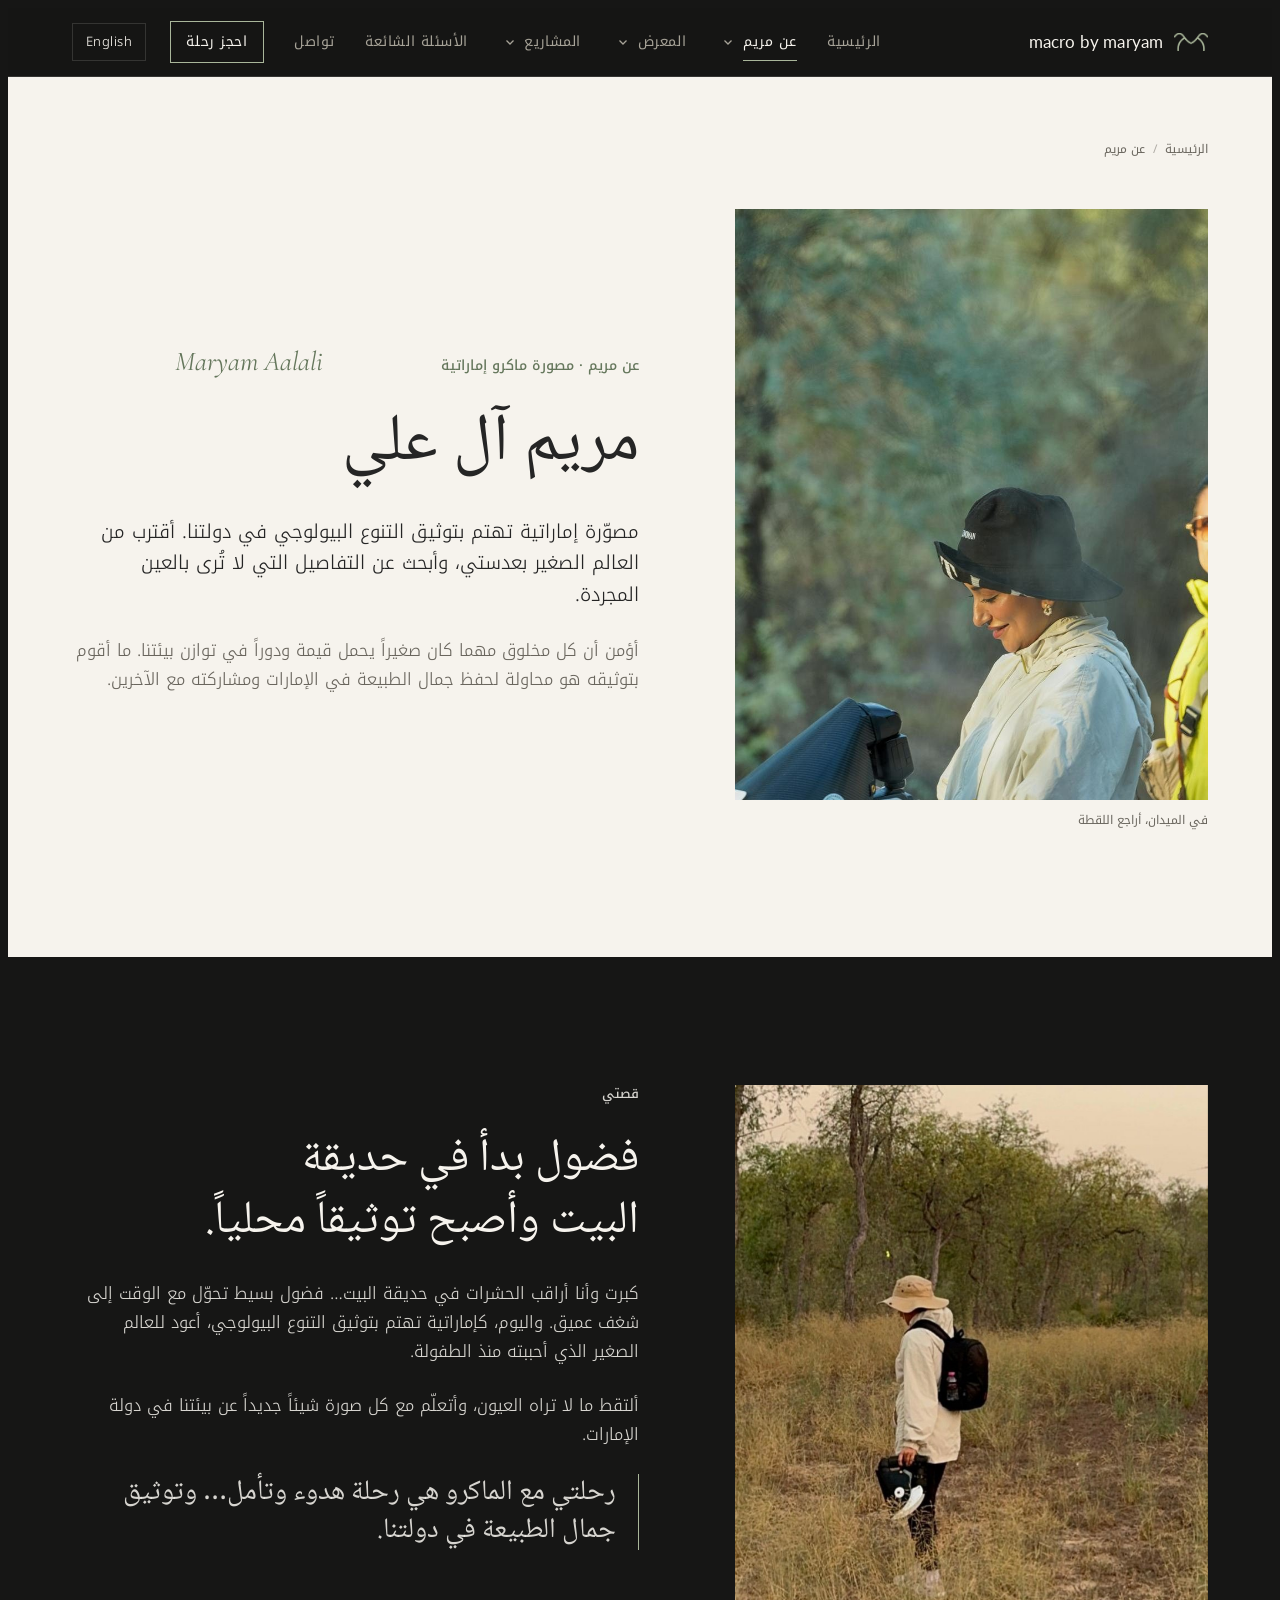
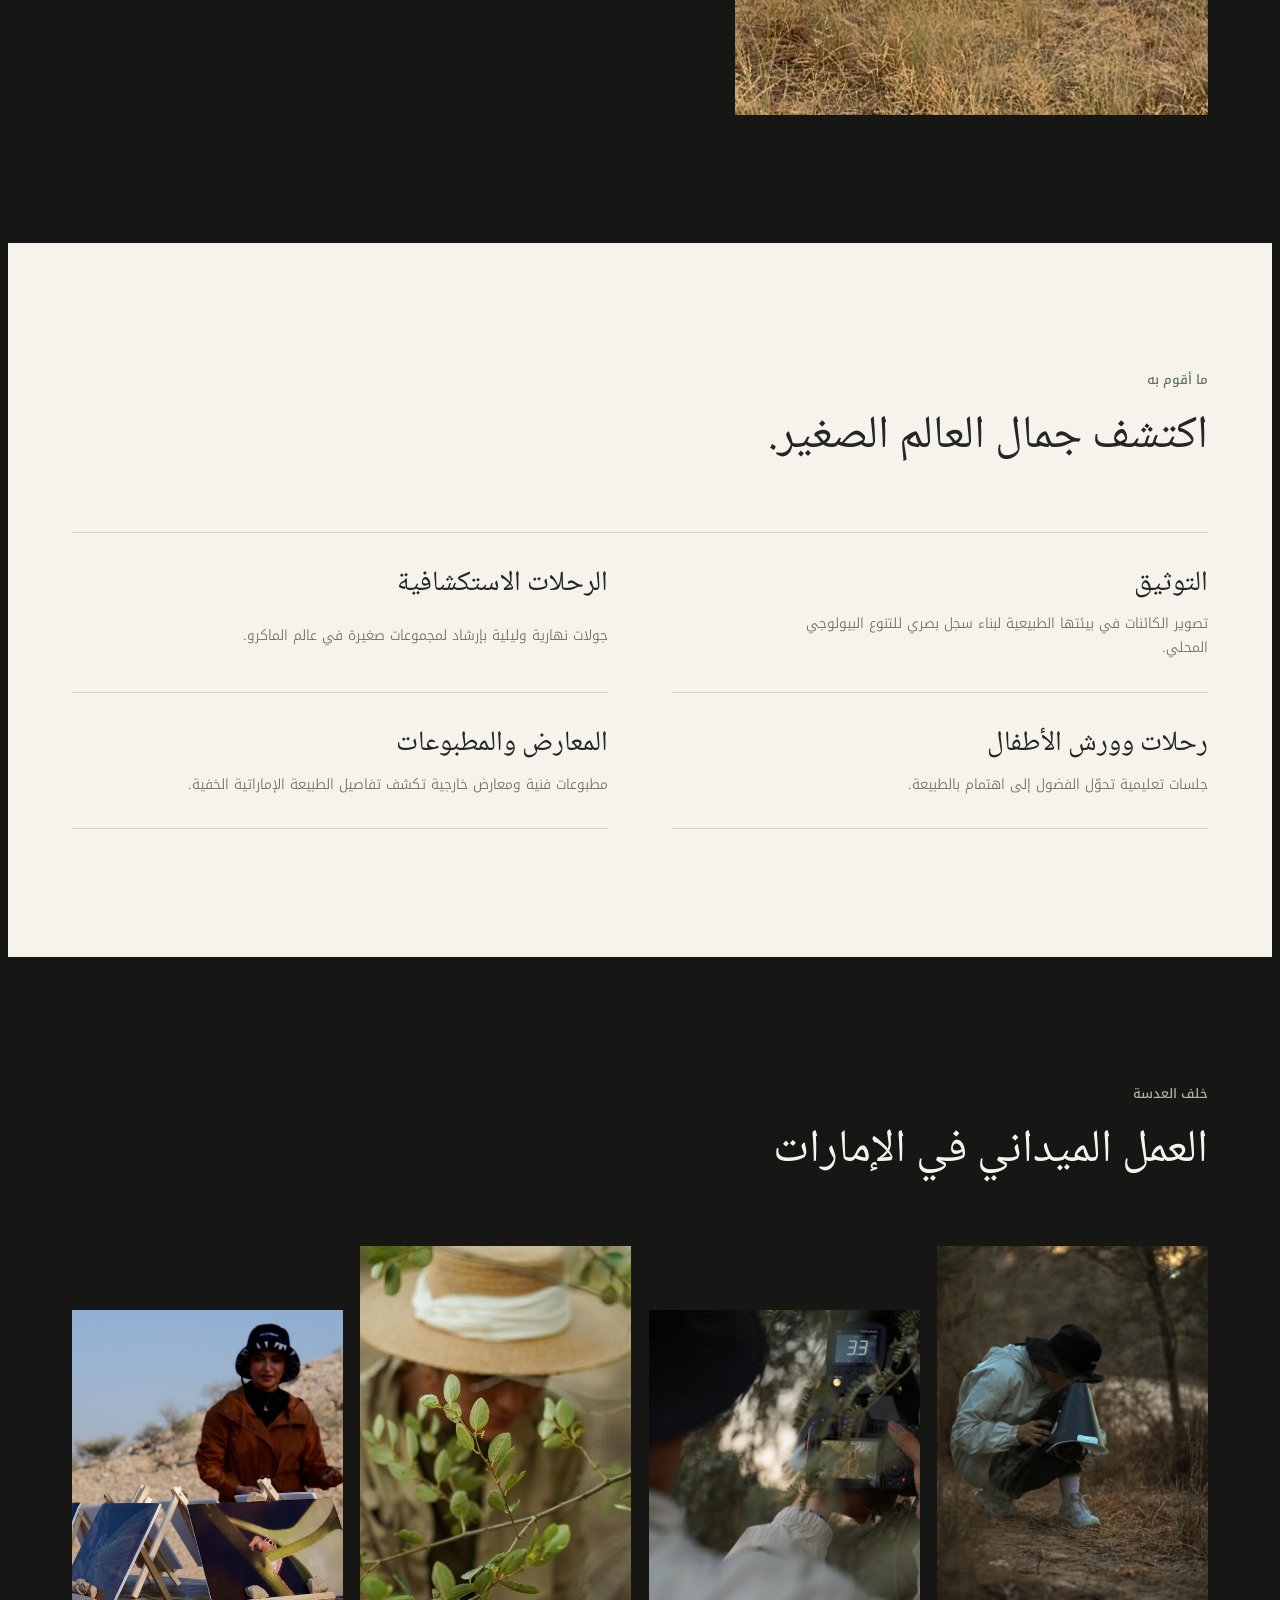
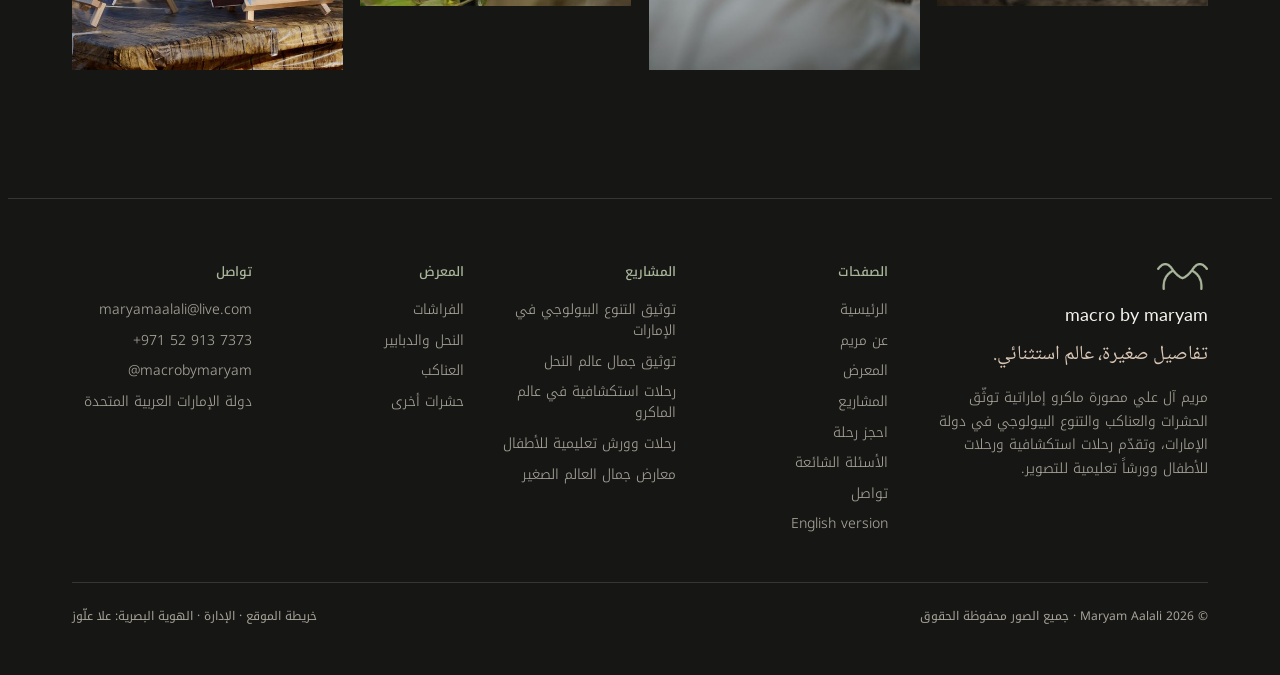
<file: public/ar/about.html>
<!doctype html>
<html lang="ar" dir="rtl">
<head>
<meta charset="utf-8">
<meta name="viewport" content="width=device-width, initial-scale=1, viewport-fit=cover">
<title>عن مريم آل علي | مصورة إماراتية موهوبة</title>
<meta name="claude:viewport-fit-sides" content="cover">
<meta name="description" content="تعرّف على مريم آل علي، مصورة إماراتية حوّلت شغف الطفولة بالحشرات إلى توثيق محلي للتنوع البيولوجي في دولة الإمارات بتصوير الماكرو.">
<meta name="robots" content="index, follow, max-image-preview:large">
<meta name="author" content="Maryam Aalali">
<meta name="theme-color" content="#161615">
<link rel="canonical" href="https://macrobymaryam.com/ar/about.html">
<link rel="alternate" hreflang="en" href="https://macrobymaryam.com/about.html">
<link rel="alternate" hreflang="ar" href="https://macrobymaryam.com/ar/about.html">
<link rel="alternate" hreflang="x-default" href="https://macrobymaryam.com/about.html">
<meta property="og:type" content="profile">
<meta property="og:site_name" content="Macro by Maryam">
<meta property="og:title" content="عن مريم آل علي | مصورة إماراتية موهوبة">
<meta property="og:description" content="تعرّف على مريم آل علي، مصورة إماراتية حوّلت شغف الطفولة بالحشرات إلى توثيق محلي للتنوع البيولوجي في دولة الإمارات بتصوير الماكرو.">
<meta property="og:url" content="https://macrobymaryam.com/ar/about.html">
<meta property="og:image" content="https://macrobymaryam.com/img/maryam-aalali-emirati-macro-photographer.jpg">
<meta property="og:image:alt" content="المصورة الإماراتية مريم آل علي تبتسم وهي تراجع الكاميرا وموزّع الفلاش في الميدان">
<meta property="og:locale" content="ar_AE">
<meta property="og:locale:alternate" content="en_AE">
<meta name="twitter:card" content="summary_large_image">
<meta name="twitter:title" content="عن مريم آل علي | مصورة إماراتية موهوبة">
<meta name="twitter:description" content="تعرّف على مريم آل علي، مصورة إماراتية حوّلت شغف الطفولة بالحشرات إلى توثيق محلي للتنوع البيولوجي في دولة الإمارات بتصوير الماكرو.">
<meta name="twitter:image" content="https://macrobymaryam.com/img/maryam-aalali-emirati-macro-photographer.jpg">
<link rel="icon" type="image/png" href="../favicon.png">
<link rel="apple-touch-icon" href="../apple-touch-icon.png">
<link rel="preconnect" href="https://fonts.googleapis.com">
<link rel="preconnect" href="https://fonts.gstatic.com" crossorigin>
<link rel="stylesheet" href="https://fonts.googleapis.com/css2?family=Cormorant+Garamond:ital,wght@0,300;0,400;0,500;1,300;1,400&family=IBM+Plex+Mono:wght@400&family=Lato:wght@300;400;700&family=Noto+Kufi+Arabic:wght@300;400;500&family=Noto+Naskh+Arabic:wght@400;500&display=swap">
<link rel="stylesheet" href="../assets/site.css">
<script type="application/ld+json">{"@context":"https://schema.org","@graph":[{"@type":"Person","@id":"https://macrobymaryam.com/#maryam","name":"Maryam Aalali","alternateName":"مريم آل علي","jobTitle":"مصورة ماكرو","nationality":{"@type":"Country","name":"United Arab Emirates"},"description":"مصورة إماراتية توثّق التنوع البيولوجي في دولة الإمارات بتصوير الماكرو.","knowsAbout":["Macro photography","Insects","Spiders","Bees","Biodiversity of the United Arab Emirates","Nature documentation","تصوير الماكرو","الحشرات","التنوع البيولوجي"],"image":"https://macrobymaryam.com/img/maryam-aalali-emirati-macro-photographer.jpg","url":"https://macrobymaryam.com/","email":"mailto:maryamaalali@live.com","telephone":"+971529137373","sameAs":["https://www.instagram.com/macrobymaryam/"],"workLocation":{"@type":"Country","name":"United Arab Emirates"}},{"@type":"WebSite","@id":"https://macrobymaryam.com/#website","url":"https://macrobymaryam.com/","name":"Macro by Maryam","alternateName":"ماكرو باي مريم","inLanguage":["en","ar"],"publisher":{"@id":"https://macrobymaryam.com/#maryam"}},{"@type":"AboutPage","@id":"https://macrobymaryam.com/ar/about.html#webpage","url":"https://macrobymaryam.com/ar/about.html","name":"عن مريم آل علي | مصورة إماراتية موهوبة","description":"تعرّف على مريم آل علي، مصورة إماراتية حوّلت شغف الطفولة بالحشرات إلى توثيق محلي للتنوع البيولوجي في دولة الإمارات بتصوير الماكرو.","inLanguage":"ar","isPartOf":{"@id":"https://macrobymaryam.com/#website"},"about":{"@id":"https://macrobymaryam.com/#maryam"},"primaryImageOfPage":{"@type":"ImageObject","url":"https://macrobymaryam.com/img/maryam-aalali-emirati-macro-photographer.jpg"}},{"@type":"BreadcrumbList","itemListElement":[{"@type":"ListItem","position":1,"name":"الرئيسية","item":"https://macrobymaryam.com/ar/"},{"@type":"ListItem","position":2,"name":"عن مريم","item":"https://macrobymaryam.com/ar/about.html"}]}]}</script>
</head>
<body>
<header class="bar">
  <div class="wrap bar-in">
    <a class="brand" href="index.html" aria-label="ماكرو باي مريم، الصفحة الرئيسية"><span class="mark" aria-hidden="true"></span><span class="word">macro by maryam</span></a>
    <nav class="nav" id="nav" aria-label="القائمة الرئيسية">
      <ul class="menu">
        <li><a href="index.html">الرئيسية</a></li>
        <li class="has-mm"><a href="about.html" aria-current="page">عن مريم</a><button class="mm-t" type="button" aria-expanded="false" aria-controls="mm-about" aria-label="إظهار قائمة عن مريم"><svg viewBox="0 0 10 10" aria-hidden="true"><path d="M1.5 3.5 5 7l3.5-3.5" fill="none" stroke="currentColor" stroke-width="1.3"/></svg></button>
      <div class="mm" id="mm-about"><div class="wrap mm-in">
        <div class="mm-intro"><p class="eyebrow">عن مريم</p><p class="mm-lede">مصورة ماكرو إماراتية توثّق التنوع البيولوجي في الإمارات.</p><a class="tlink" href="about.html">تعرّف على مريم <span class="arrow">→</span></a></div>
        <ul class="mm-links">
          <li><a href="about.html#story"><b>قصتي</b><small>من فضول في حديقة البيت إلى التوثيق المحلي</small></a></li>
          <li><a href="about.html#practice"><b>ما أقوم به</b><small>توثيق ورحلات وورش ومعارض</small></a></li>
          <li><a href="about.html#lens"><b>خلف العدسة</b><small>العمل الميداني من أول ضوء حتى ما بعد الظلام</small></a></li>
          <li><a href="faq.html"><b>أسئلة شائعة</b><small>تصوير الماكرو والرحلات والحجز</small></a></li>
        </ul>
        <a class="mm-feat" href="about.html"><img src="../img/thumbs/maryam-aalali-emirati-macro-photographer.jpg" width="600" height="900" alt="المصورة الإماراتية مريم آل علي تبتسم وهي تراجع الكاميرا وموزّع الفلاش في الميدان" loading="lazy" decoding="async"><span class="label"><span class="nm">مريم آل علي في الميدان</span></span></a>
      </div></div></li>
        <li class="has-mm"><a href="gallery.html">المعرض</a><button class="mm-t" type="button" aria-expanded="false" aria-controls="mm-gallery" aria-label="إظهار قائمة المعرض"><svg viewBox="0 0 10 10" aria-hidden="true"><path d="M1.5 3.5 5 7l3.5-3.5" fill="none" stroke="currentColor" stroke-width="1.3"/></svg></button>
      <div class="mm" id="mm-gallery"><div class="wrap mm-in">
        <div class="mm-intro"><p class="eyebrow">المعرض</p><p class="mm-lede">20 صورة ماكرو لحشرات وعناكب الإمارات.</p><a class="tlink" href="gallery.html">عرض الكل <span class="arrow">→</span></a></div>
        <ul class="mm-links"><li><a href="gallery.html#butterflies"><b>الفراشات<sup>6</sup></b><small>أجنحة وحراشف وخادرة</small></a></li><li><a href="gallery.html#bees"><b>النحل والدبابير<sup>6</sup></b><small>نحل العسل والنحل الانفرادي والدبابير</small></a></li><li><a href="gallery.html#spiders"><b>العناكب<sup>3</sup></b><small>العناكب القافزة وعناكب الوشق</small></a></li><li><a href="gallery.html#other"><b>حشرات أخرى<sup>5</sup></b><small>فرس النبي وأسد المن وأسد النمل</small></a></li></ul>
        <a class="mm-feat" href="gallery.html#spiders"><img src="../img/thumbs/jumping-spider-eyes-macro-uae.jpg" width="900" height="900" alt="عيون العنكبوت القافز الأمامية عن قرب شديد، تصوير ماكرو للتنوع البيولوجي في الإمارات بعدسة مريم آل علي" loading="lazy" decoding="async"><span class="label"><span class="no">رقم 01</span><span class="nm">عنكبوت قافز</span><span class="tx">Salticidae</span></span></a>
      </div></div></li>
        <li class="has-mm"><a href="projects.html">المشاريع</a><button class="mm-t" type="button" aria-expanded="false" aria-controls="mm-projects" aria-label="إظهار قائمة المشاريع"><svg viewBox="0 0 10 10" aria-hidden="true"><path d="M1.5 3.5 5 7l3.5-3.5" fill="none" stroke="currentColor" stroke-width="1.3"/></svg></button>
      <div class="mm" id="mm-projects"><div class="wrap mm-in">
        <div class="mm-intro"><p class="eyebrow">المشاريع</p><p class="mm-lede">رحلات استكشافية وورش للأطفال ومعارض في أنحاء الإمارات.</p><a class="tlink" href="book.html">المواعيد المتاحة <span class="arrow">→</span></a></div>
        <ul class="mm-links"><li><a href="projects.html#documentation"><b>توثيق التنوع البيولوجي في الإمارات</b><small>سجل بصري متنامٍ للكائنات المحلية.</small></a></li><li><a href="projects.html#bees"><b>توثيق جمال عالم النحل</b><small>نحل العسل والنحل الانفرادي عن قرب.</small></a></li><li><a href="projects.html#trips"><b>رحلات استكشافية في عالم الماكرو</b><small>جولات نهارية وليلية لمجموعات صغيرة.</small></a></li><li><a href="projects.html#kids"><b>رحلات وورش تعليمية للأطفال</b><small>عدسات مكبّرة ومطبوعات واكتشافات أولى.</small></a></li><li><a href="projects.html#exhibitions"><b>معارض جمال العالم الصغير</b><small>مطبوعات تُعرض في الطبيعة حيث تعيش الكائنات.</small></a></li></ul>
        <a class="mm-feat" href="projects.html#trips"><img src="../img/thumbs/night-exploration-trip-insects-uae.jpg" width="900" height="600" alt="رحلة استكشافية ليلية في الإمارات: مريم آل علي تصوّر الحشرات بين الأعشاب والمشاركون يحملون المصابيح" loading="lazy" decoding="async"><span class="label"><span class="nm">رحلة استكشافية ليلية</span></span></a>
      </div></div></li>
        <li><a href="faq.html">الأسئلة الشائعة</a></li>
        <li><a href="contact.html">تواصل</a></li>
        <li class="cta-li"><a class="nav-cta" href="book.html">احجز رحلة</a></li>
      </ul>
    </nav>
    <a class="lang" href="../about.html" hreflang="en" lang="en">English</a>
    <button class="menu-btn" id="menuBtn" type="button" aria-expanded="false" aria-controls="nav">القائمة</button>
  </div>
</header>
<main id="main">
<section class="band paper" style="padding-top:clamp(2.5rem,5vw,4rem)">
  <div class="wrap" style="display:grid;gap:clamp(2rem,4vw,3.5rem)">
    <nav aria-label="مسار التنقل"><ol class="crumbs"><li><a href="index.html">الرئيسية</a></li><li aria-current="page">عن مريم</li></ol></nav>
    <div class="about-top">
      <figure>
        <img src="../img/maryam-aalali-emirati-macro-photographer.jpg" width="854" height="1280" alt="المصورة الإماراتية مريم آل علي تبتسم وهي تراجع الكاميرا وموزّع الفلاش في الميدان">
        <figcaption class="figcap">في الميدان، أراجع اللقطة</figcaption>
      </figure>
      <div class="who">
        <div class="namepair">
          <h1><span class="kicker" style="color:var(--sage)">عن مريم · مصورة ماكرو إماراتية</span>مريم آل علي</h1>
          <span class="other" lang="en">Maryam Aalali</span>
        </div>
        <p class="lead">مصوّرة إماراتية تهتم بتوثيق التنوع البيولوجي في دولتنا. أقترب من العالم الصغير بعدستي، وأبحث عن التفاصيل التي لا تُرى بالعين المجردة.</p>
        <p class="muted">أؤمن أن كل مخلوق مهما كان صغيراً يحمل قيمة ودوراً في توازن بيئتنا. ما أقوم بتوثيقه هو محاولة لحفظ جمال الطبيعة في الإمارات ومشاركته مع الآخرين.</p>
      </div>
    </div>
  </div>
</section>

<section class="band" id="story">
  <div class="wrap story">
    <div class="imgs"><img src="../img/maryam-aalali-documenting-uae-biodiversity.jpg" width="804" height="1252" alt="مريم آل علي تسير بين الأعشاب الطويلة بحثاً عن حشرات لتوثيقها في الإمارات" loading="lazy" decoding="async"></div>
    <div class="txt">
      <p class="eyebrow">قصتي</p>
      <h2>فضول بدأ في حديقة البيت وأصبح توثيقاً محلياً.</h2>
      <p>كبرت وأنا أراقب الحشرات في حديقة البيت… فضول بسيط تحوّل مع الوقت إلى شغف عميق. واليوم، كإماراتية تهتم بتوثيق التنوع البيولوجي، أعود للعالم الصغير الذي أحببته منذ الطفولة.</p>
      <p>ألتقط ما لا تراه العيون، وأتعلّم مع كل صورة شيئاً جديداً عن بيئتنا في دولة الإمارات.</p>
      <p class="pull">رحلتي مع الماكرو هي رحلة هدوء وتأمل… وتوثيق جمال الطبيعة في دولتنا.</p>
    </div>
  </div>
</section>

<section class="band paper" id="practice">
  <div class="wrap">
    <div class="head"><div class="titles">
      <p class="eyebrow">ما أقوم به</p>
      <h2>اكتشف جمال العالم الصغير.</h2>
    </div></div>
    <div class="practice"><a href="projects.html#documentation"><h3>التوثيق</h3><p>تصوير الكائنات في بيئتها الطبيعية لبناء سجل بصري للتنوع البيولوجي المحلي.</p></a><a href="projects.html#trips"><h3>الرحلات الاستكشافية</h3><p>جولات نهارية وليلية بإرشاد لمجموعات صغيرة في عالم الماكرو.</p></a><a href="projects.html#kids"><h3>رحلات وورش الأطفال</h3><p>جلسات تعليمية تحوّل الفضول إلى اهتمام بالطبيعة.</p></a><a href="projects.html#exhibitions"><h3>المعارض والمطبوعات</h3><p>مطبوعات فنية ومعارض خارجية تكشف تفاصيل الطبيعة الإماراتية الخفية.</p></a></div>
  </div>
</section>

<section class="band" id="lens">
  <div class="wrap">
    <div class="head"><div class="titles">
      <p class="eyebrow">خلف العدسة</p>
      <h2>العمل الميداني في الإمارات</h2>
    </div></div>
    <div class="strip"><img src="../img/thumbs/maryam-aalali-macro-fieldwork-uae.jpg" width="600" height="900" alt="مريم آل علي تنحني قرب الأرض لتصوير الحشرات وتوثيق التنوع البيولوجي المحلي في الإمارات" loading="lazy" decoding="async"><img src="../img/thumbs/macro-photography-session-camera.jpg" width="600" height="900" alt="شاشة الكاميرا ومشغّل الفلاش خلال جلسة تصوير ماكرو في الميدان" loading="lazy" decoding="async"><img src="../img/thumbs/nature-observation-exploration-trip.jpg" width="427" height="640" alt="مشارك يتأمل الأوراق عن قرب خلال رحلة استكشافية في الطبيعة" loading="lazy" decoding="async"><img src="../img/thumbs/maryam-aalali-macro-prints-exhibition-uae.jpg" width="506" height="900" alt="مريم آل علي مع مطبوعات صور الماكرو في معرض خارجي في الإمارات" loading="lazy" decoding="async"></div>
  </div>
</section>
</main>
<footer>
  <div class="wrap">
    <div class="fgrid">
      <div class="fbrand">
        <span class="mark" aria-hidden="true"></span>
        <p style="font:400 1.1rem/1 var(--f-mark)">macro by maryam</p>
        <p class="tag">تفاصيل صغيرة، عالم استثنائي.</p>
        <p class="d">مريم آل علي مصورة ماكرو إماراتية توثّق الحشرات والعناكب والتنوع البيولوجي في دولة الإمارات، وتقدّم رحلات استكشافية ورحلات للأطفال وورشاً تعليمية للتصوير.</p>
      </div>
      <nav class="fcol" aria-label="صفحات الموقع"><p class="fh">الصفحات</p><ul><li><a href="index.html">الرئيسية</a></li><li><a href="about.html">عن مريم</a></li><li><a href="gallery.html">المعرض</a></li><li><a href="projects.html">المشاريع</a></li><li><a href="book.html">احجز رحلة</a></li><li><a href="faq.html">الأسئلة الشائعة</a></li><li><a href="contact.html">تواصل</a></li><li><a href="../about.html" hreflang="en" lang="en">English version</a></li></ul></nav>
      <nav class="fcol" aria-label="المشاريع"><p class="fh">المشاريع</p><ul><li><a href="projects.html#documentation">توثيق التنوع البيولوجي في الإمارات</a></li><li><a href="projects.html#bees">توثيق جمال عالم النحل</a></li><li><a href="projects.html#trips">رحلات استكشافية في عالم الماكرو</a></li><li><a href="projects.html#kids">رحلات وورش تعليمية للأطفال</a></li><li><a href="projects.html#exhibitions">معارض جمال العالم الصغير</a></li></ul></nav>
      <nav class="fcol" aria-label="المعرض"><p class="fh">المعرض</p><ul><li><a href="gallery.html#butterflies">الفراشات</a></li><li><a href="gallery.html#bees">النحل والدبابير</a></li><li><a href="gallery.html#spiders">العناكب</a></li><li><a href="gallery.html#other">حشرات أخرى</a></li></ul></nav>
      <div class="fcol"><p class="fh">تواصل</p><ul>
        <li><a class="ltr" href="mailto:maryamaalali@live.com">maryamaalali@live.com</a></li>
        <li><a class="ltr" href="https://wa.me/971529137373" target="_blank" rel="noopener">+971 52 913 7373</a></li>
        <li><a class="ltr" href="https://www.instagram.com/macrobymaryam/" target="_blank" rel="noopener">@macrobymaryam</a></li>
        <li>دولة الإمارات العربية المتحدة</li></ul></div>
    </div>
    <div class="fine">
      <span>© 2026 Maryam Aalali · جميع الصور محفوظة الحقوق</span>
      <span><a href="../sitemap.xml">خريطة الموقع</a> · <a href="../admin.html" rel="nofollow">الإدارة</a> · الهوية البصرية: علا علّوز</span>
    </div>
  </div>
</footer>
<div class="lb" id="lb" hidden role="dialog" aria-modal="true" aria-label="عارض الصور">
  <div class="lb-top"><span id="lbCount"></span><button class="lb-x" id="lbClose" type="button">إغلاق ✕</button></div>
  <div class="lb-stage" id="lbStage"><img id="lbImg" alt="">
    <button class="lb-nav lb-prev" id="lbPrev" type="button" aria-label="الصورة السابقة"><span>←</span></button>
    <button class="lb-nav lb-next" id="lbNext" type="button" aria-label="الصورة التالية"><span>→</span></button></div>
  <div class="label" id="lbLabel"></div>
</div>
<script src="../assets/site.js" defer></script>
</body>
</html>
</file>
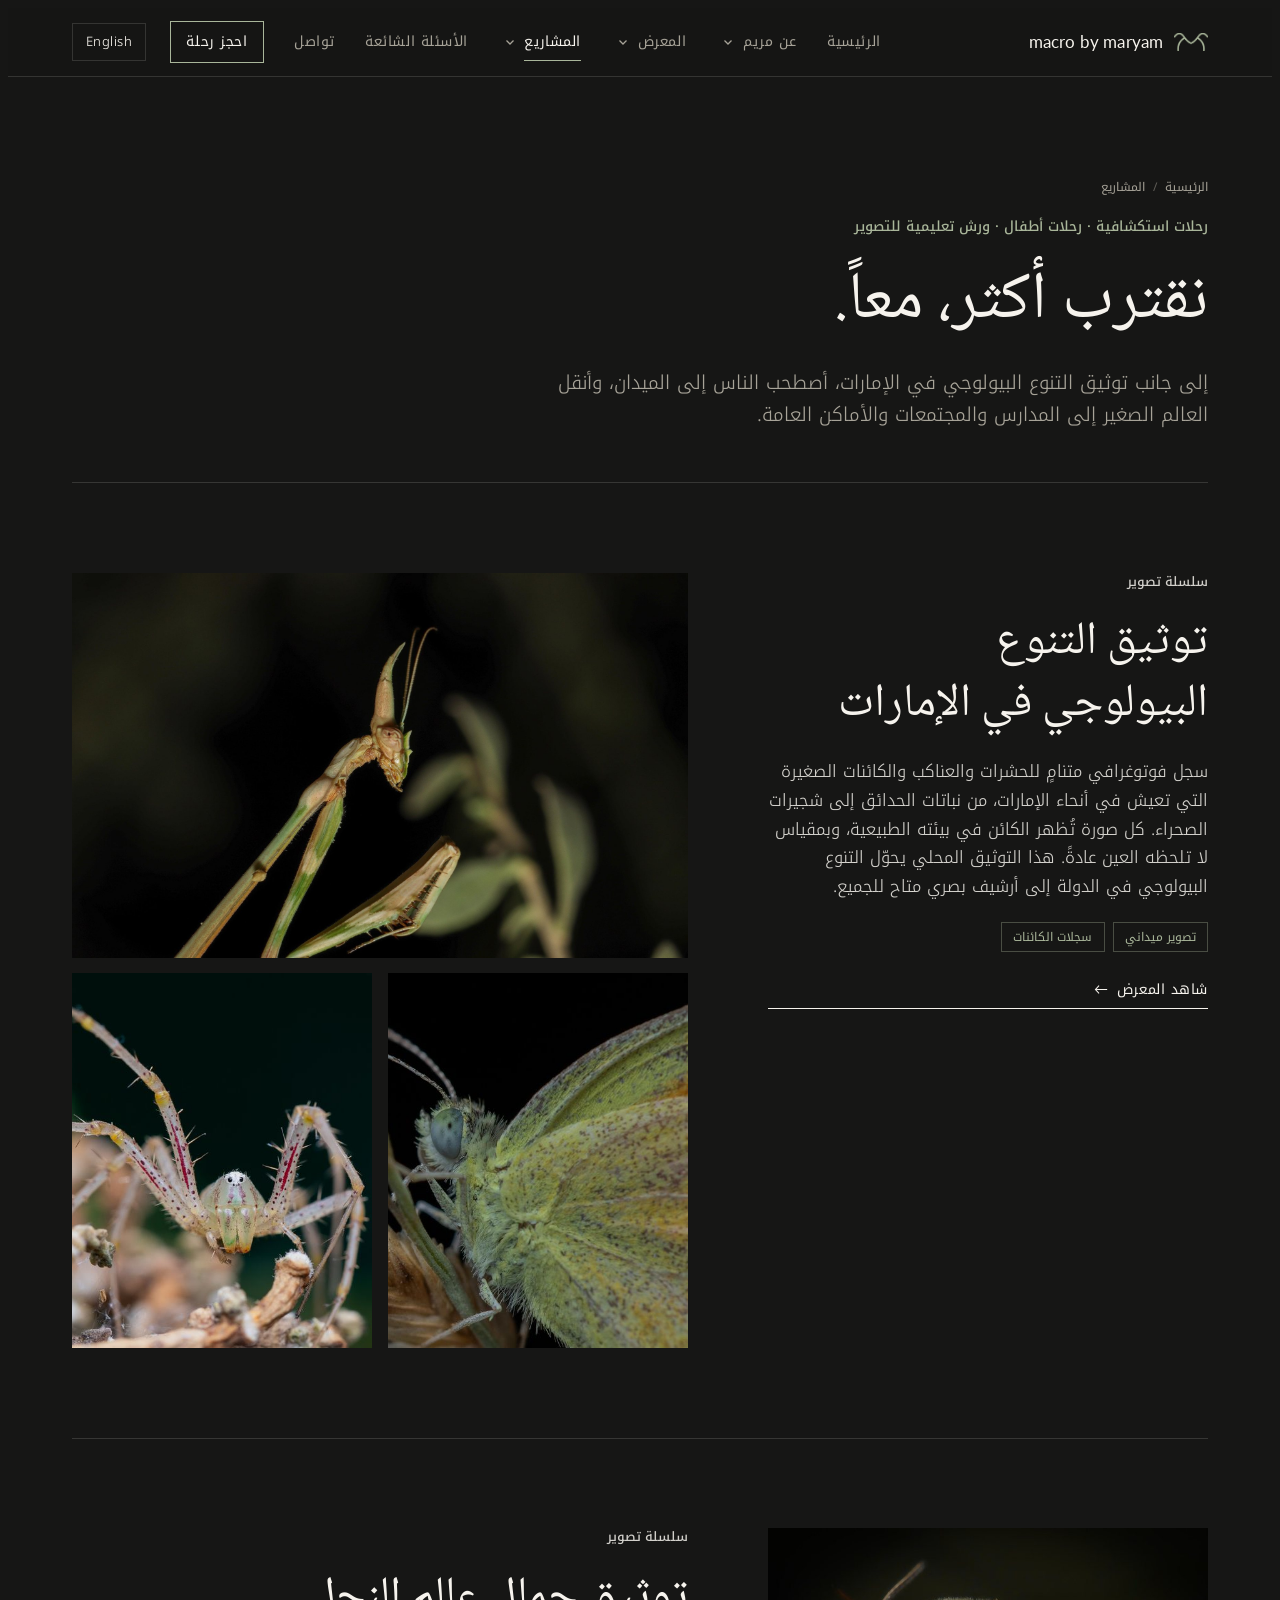
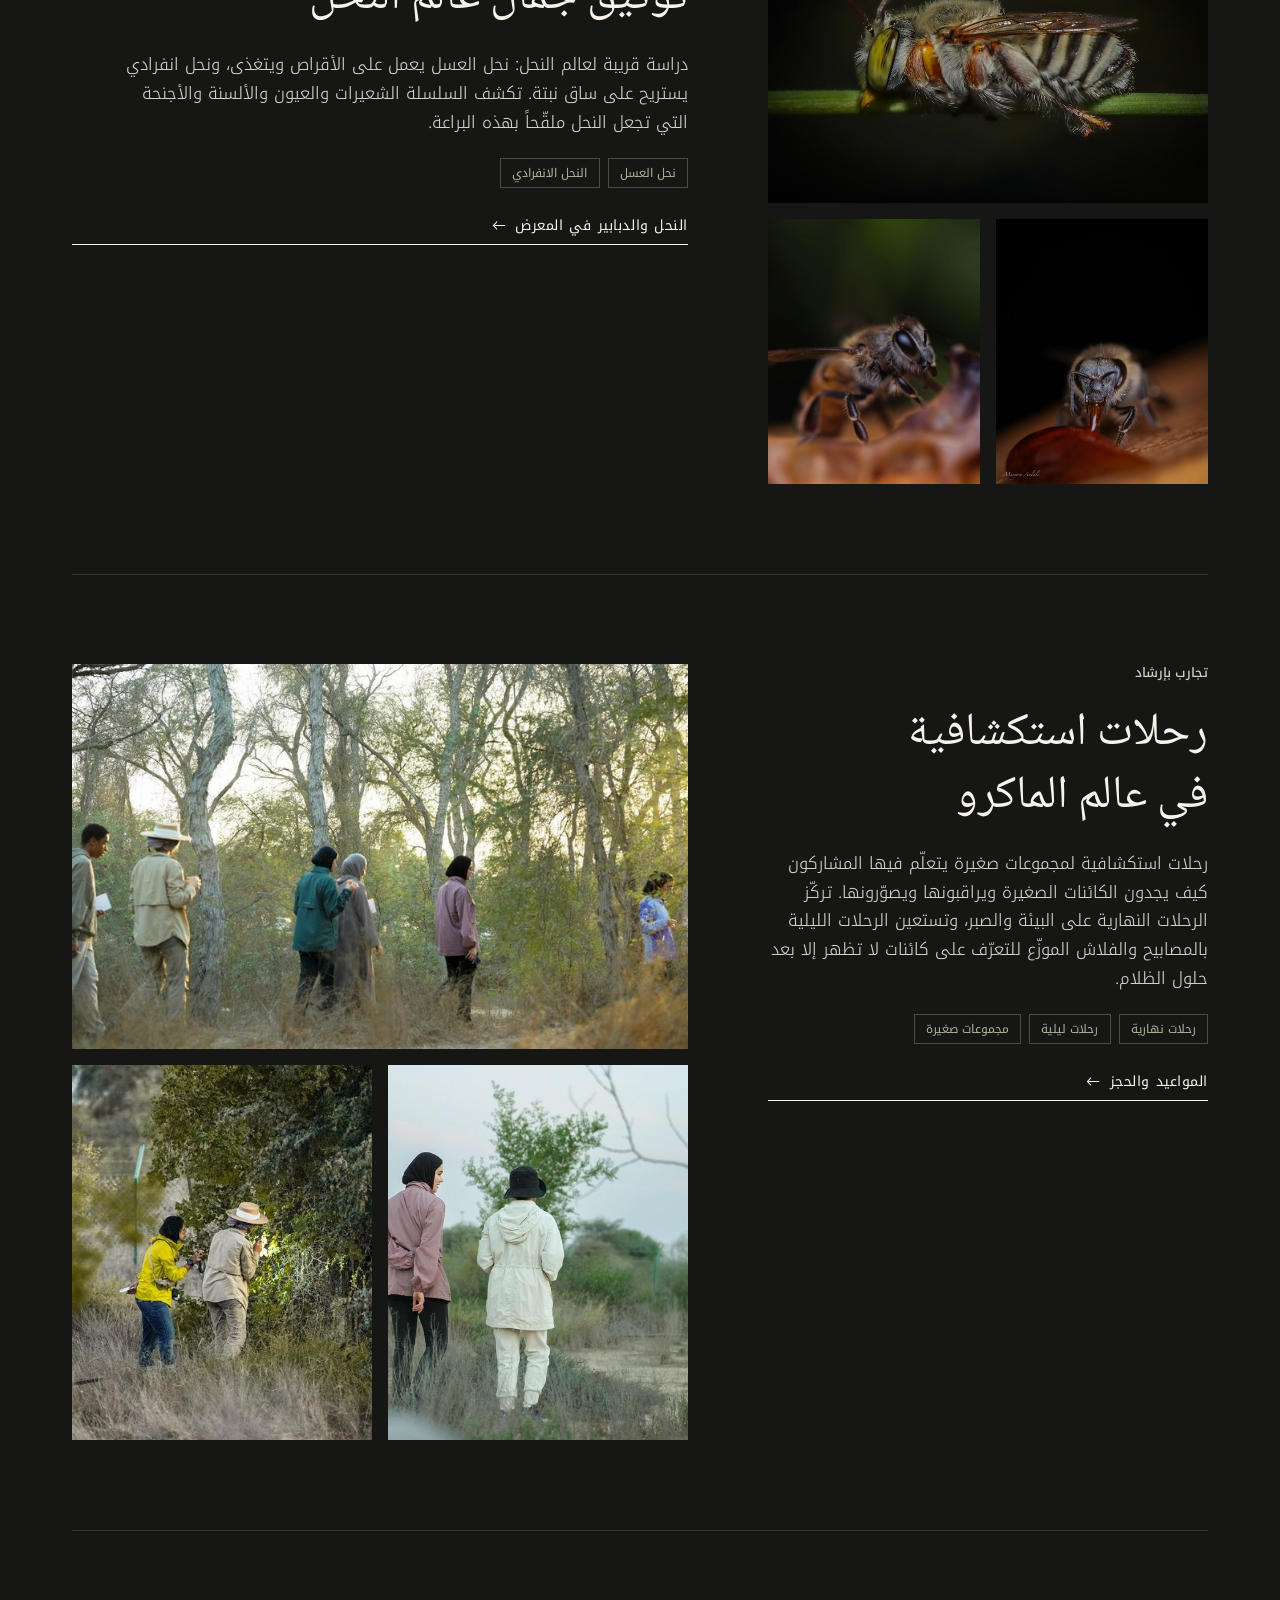
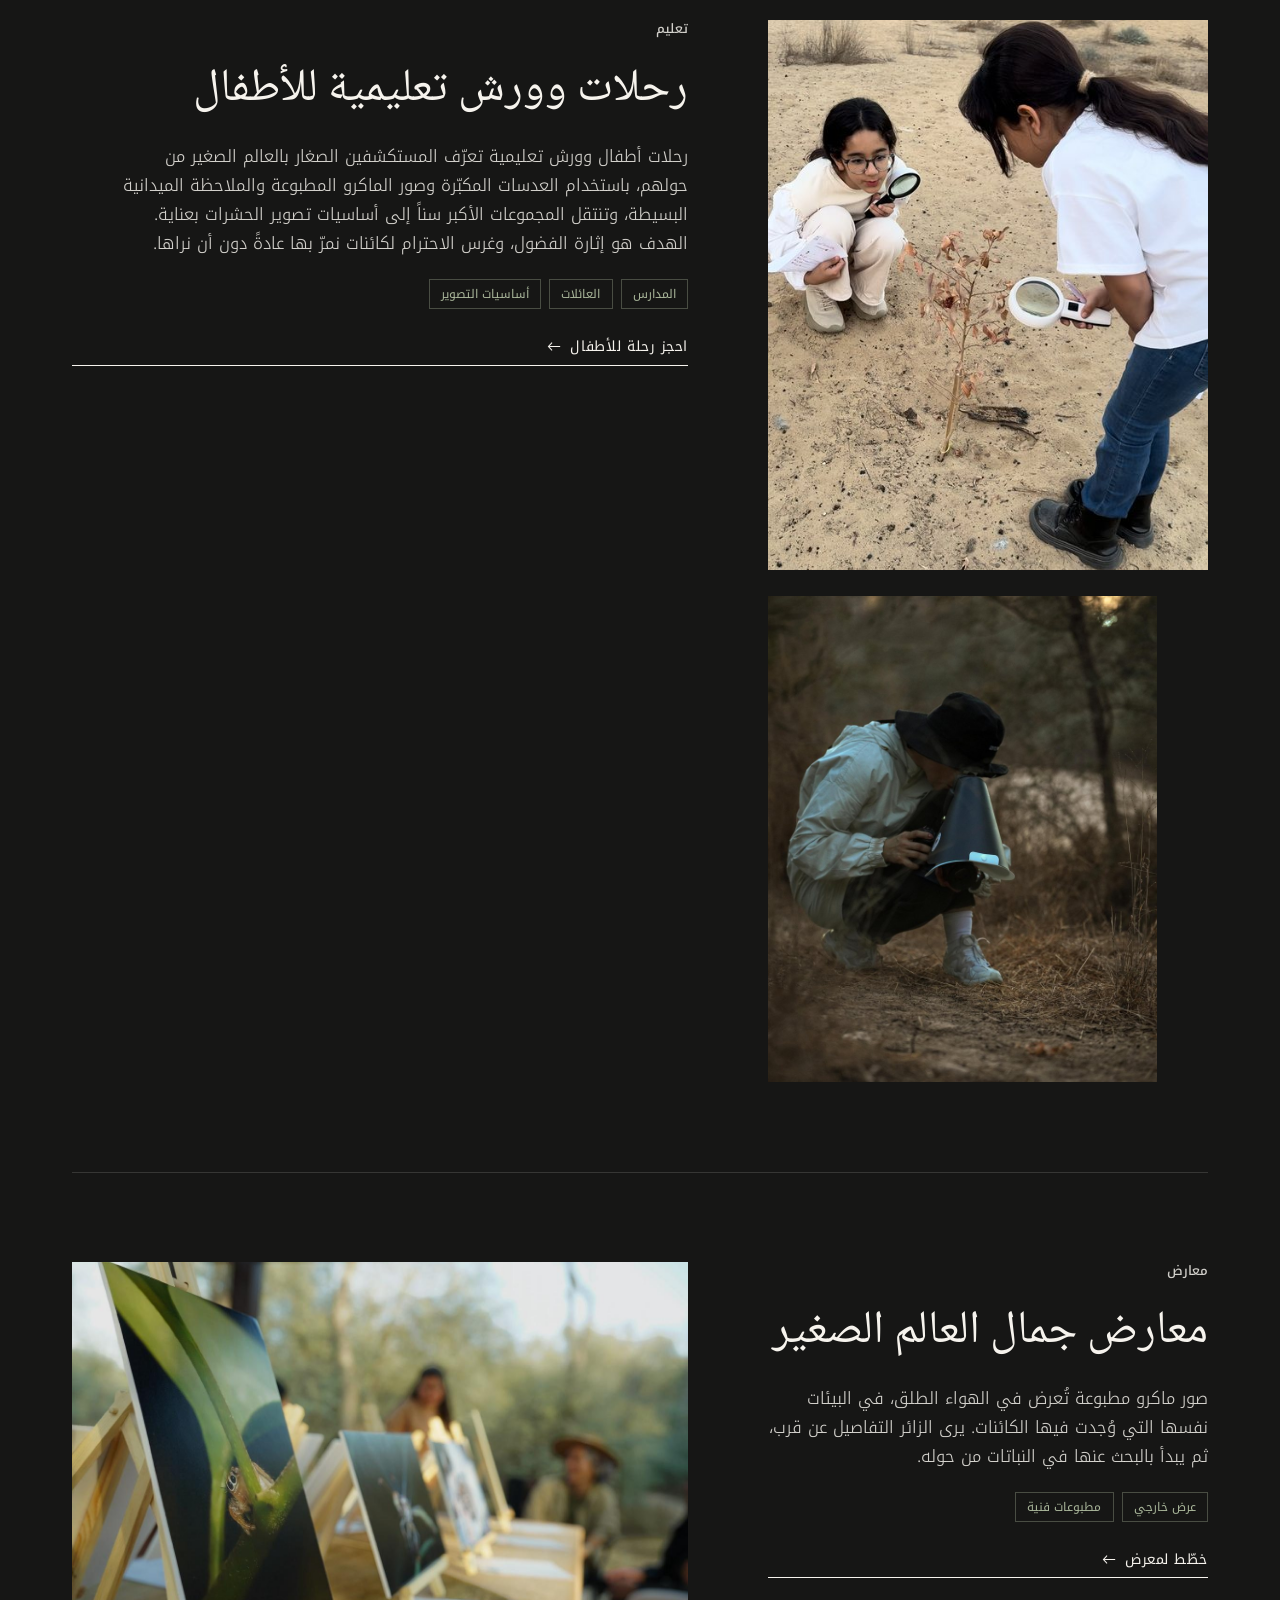
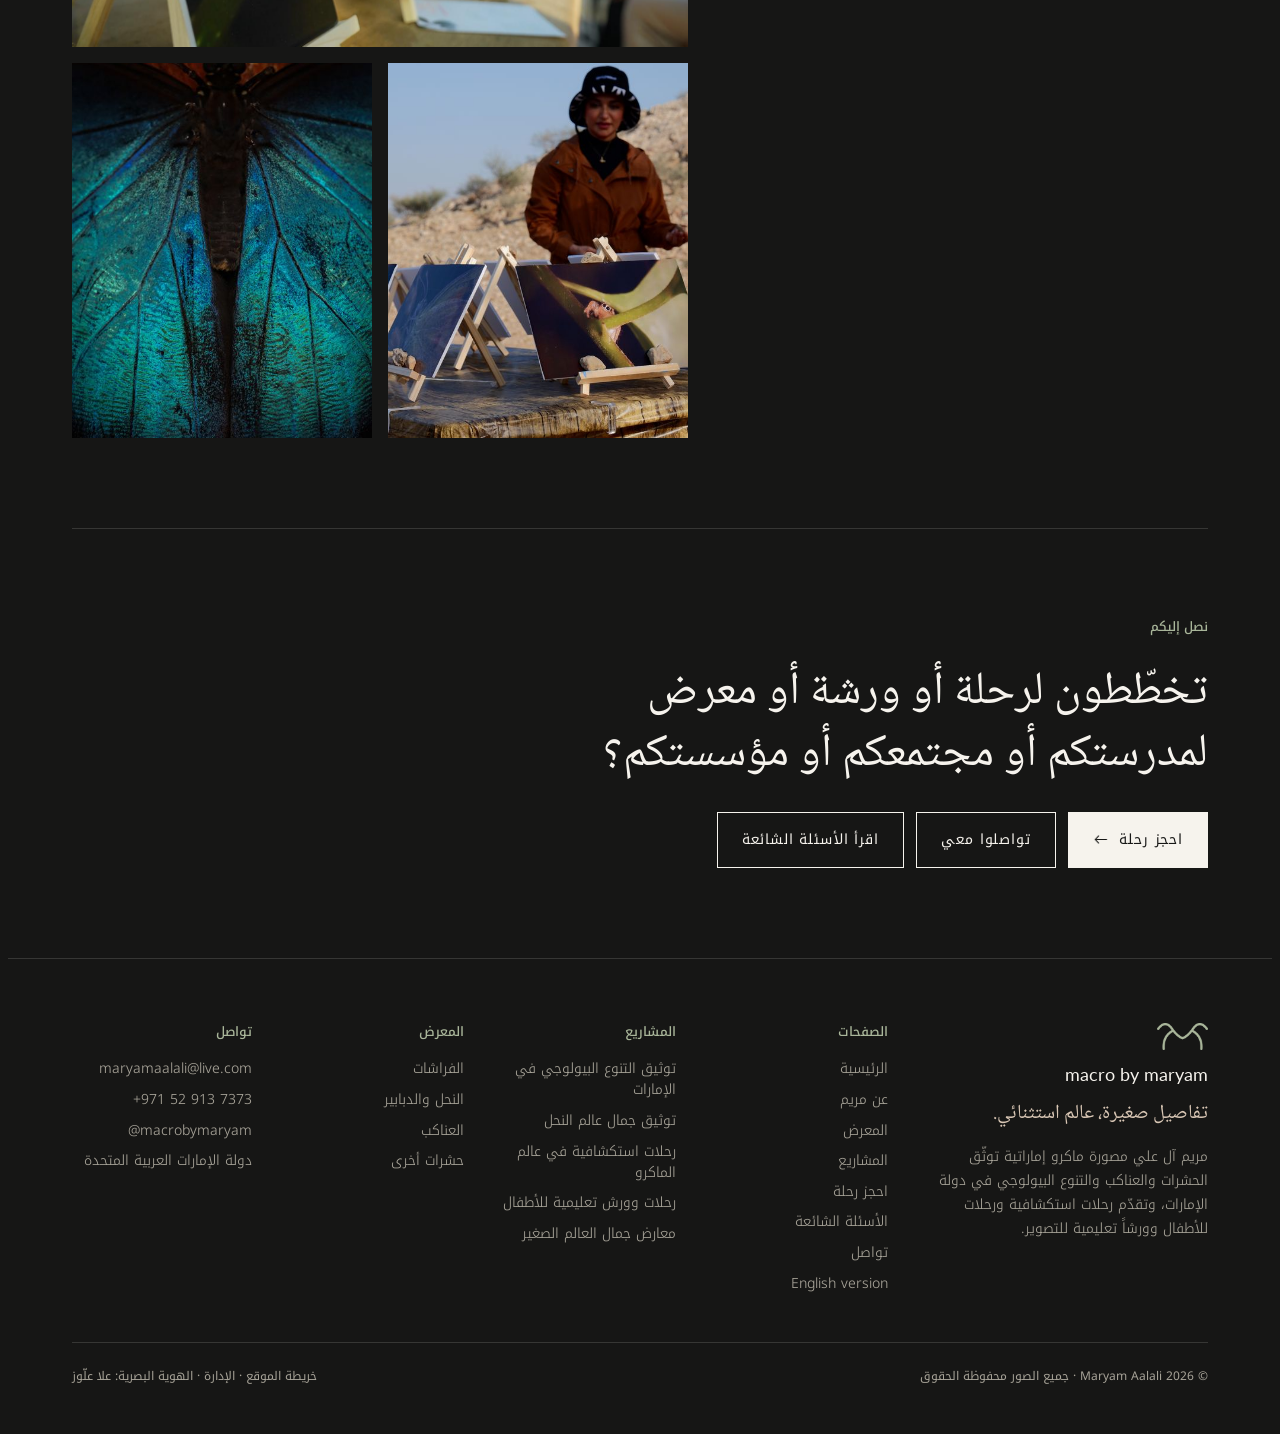
<file: public/ar/projects.html>
<!doctype html>
<html lang="ar" dir="rtl">
<head>
<meta charset="utf-8">
<meta name="viewport" content="width=device-width, initial-scale=1, viewport-fit=cover">
<title>رحلات استكشافية وورش تعليمية للتصوير | المشاريع</title>
<meta name="claude:viewport-fit-sides" content="cover">
<meta name="description" content="توثيق التنوع البيولوجي، رحلات استكشافية نهارية وليلية، رحلات أطفال وورش تعليمية للتصوير، ومعارض ماكرو في الهواء الطلق في الإمارات.">
<meta name="robots" content="index, follow, max-image-preview:large">
<meta name="author" content="Maryam Aalali">
<meta name="theme-color" content="#161615">
<link rel="canonical" href="https://macrobymaryam.com/ar/projects.html">
<link rel="alternate" hreflang="en" href="https://macrobymaryam.com/projects.html">
<link rel="alternate" hreflang="ar" href="https://macrobymaryam.com/ar/projects.html">
<link rel="alternate" hreflang="x-default" href="https://macrobymaryam.com/projects.html">
<meta property="og:type" content="website">
<meta property="og:site_name" content="Macro by Maryam">
<meta property="og:title" content="رحلات استكشافية وورش تعليمية للتصوير | المشاريع">
<meta property="og:description" content="توثيق التنوع البيولوجي، رحلات استكشافية نهارية وليلية، رحلات أطفال وورش تعليمية للتصوير، ومعارض ماكرو في الهواء الطلق في الإمارات.">
<meta property="og:url" content="https://macrobymaryam.com/ar/projects.html">
<meta property="og:image" content="https://macrobymaryam.com/img/night-exploration-trip-insects-uae.jpg">
<meta property="og:image:alt" content="رحلة استكشافية ليلية في الإمارات: مريم آل علي تصوّر الحشرات بين الأعشاب والمشاركون يحملون المصابيح">
<meta property="og:locale" content="ar_AE">
<meta property="og:locale:alternate" content="en_AE">
<meta name="twitter:card" content="summary_large_image">
<meta name="twitter:title" content="رحلات استكشافية وورش تعليمية للتصوير | المشاريع">
<meta name="twitter:description" content="توثيق التنوع البيولوجي، رحلات استكشافية نهارية وليلية، رحلات أطفال وورش تعليمية للتصوير، ومعارض ماكرو في الهواء الطلق في الإمارات.">
<meta name="twitter:image" content="https://macrobymaryam.com/img/night-exploration-trip-insects-uae.jpg">
<link rel="icon" type="image/png" href="../favicon.png">
<link rel="apple-touch-icon" href="../apple-touch-icon.png">
<link rel="preconnect" href="https://fonts.googleapis.com">
<link rel="preconnect" href="https://fonts.gstatic.com" crossorigin>
<link rel="stylesheet" href="https://fonts.googleapis.com/css2?family=Cormorant+Garamond:ital,wght@0,300;0,400;0,500;1,300;1,400&family=IBM+Plex+Mono:wght@400&family=Lato:wght@300;400;700&family=Noto+Kufi+Arabic:wght@300;400;500&family=Noto+Naskh+Arabic:wght@400;500&display=swap">
<link rel="stylesheet" href="../assets/site.css">
<script type="application/ld+json">{"@context":"https://schema.org","@graph":[{"@type":"Person","@id":"https://macrobymaryam.com/#maryam","name":"Maryam Aalali","alternateName":"مريم آل علي","jobTitle":"مصورة ماكرو","nationality":{"@type":"Country","name":"United Arab Emirates"},"description":"مصورة إماراتية توثّق التنوع البيولوجي في دولة الإمارات بتصوير الماكرو.","knowsAbout":["Macro photography","Insects","Spiders","Bees","Biodiversity of the United Arab Emirates","Nature documentation","تصوير الماكرو","الحشرات","التنوع البيولوجي"],"image":"https://macrobymaryam.com/img/maryam-aalali-emirati-macro-photographer.jpg","url":"https://macrobymaryam.com/","email":"mailto:maryamaalali@live.com","telephone":"+971529137373","sameAs":["https://www.instagram.com/macrobymaryam/"],"workLocation":{"@type":"Country","name":"United Arab Emirates"}},{"@type":"WebSite","@id":"https://macrobymaryam.com/#website","url":"https://macrobymaryam.com/","name":"Macro by Maryam","alternateName":"ماكرو باي مريم","inLanguage":["en","ar"],"publisher":{"@id":"https://macrobymaryam.com/#maryam"}},{"@type":"CollectionPage","@id":"https://macrobymaryam.com/ar/projects.html#webpage","url":"https://macrobymaryam.com/ar/projects.html","name":"رحلات استكشافية وورش تعليمية للتصوير | المشاريع","description":"توثيق التنوع البيولوجي، رحلات استكشافية نهارية وليلية، رحلات أطفال وورش تعليمية للتصوير، ومعارض ماكرو في الهواء الطلق في الإمارات.","inLanguage":"ar","isPartOf":{"@id":"https://macrobymaryam.com/#website"},"about":{"@id":"https://macrobymaryam.com/#maryam"},"primaryImageOfPage":{"@type":"ImageObject","url":"https://macrobymaryam.com/img/night-exploration-trip-insects-uae.jpg"}},{"@type":"BreadcrumbList","itemListElement":[{"@type":"ListItem","position":1,"name":"الرئيسية","item":"https://macrobymaryam.com/ar/"},{"@type":"ListItem","position":2,"name":"المشاريع","item":"https://macrobymaryam.com/ar/projects.html"}]},{"@type":"Service","name":"رحلات استكشافية","description":"رحلات استكشافية نهارية وليلية بإرشاد لمجموعات صغيرة في الإمارات.","provider":{"@id":"https://macrobymaryam.com/#maryam"},"areaServed":{"@type":"Country","name":"United Arab Emirates"}},{"@type":"Service","name":"رحلات أطفال وورش تعليمية","description":"رحلات في الطبيعة وورش تعليمية للتصوير للأطفال.","provider":{"@id":"https://macrobymaryam.com/#maryam"},"areaServed":{"@type":"Country","name":"United Arab Emirates"}},{"@type":"Service","name":"معارض تصوير الماكرو","description":"معارض خارجية لمطبوعات ماكرو للتنوع البيولوجي في الإمارات.","provider":{"@id":"https://macrobymaryam.com/#maryam"},"areaServed":{"@type":"Country","name":"United Arab Emirates"}},{"@type":"Service","name":"مطبوعات تصوير الماكرو","description":"مطبوعات فنية لحشرات وعناكب الإمارات.","provider":{"@id":"https://macrobymaryam.com/#maryam"},"areaServed":{"@type":"Country","name":"United Arab Emirates"}}]}</script>
</head>
<body>
<header class="bar">
  <div class="wrap bar-in">
    <a class="brand" href="index.html" aria-label="ماكرو باي مريم، الصفحة الرئيسية"><span class="mark" aria-hidden="true"></span><span class="word">macro by maryam</span></a>
    <nav class="nav" id="nav" aria-label="القائمة الرئيسية">
      <ul class="menu">
        <li><a href="index.html">الرئيسية</a></li>
        <li class="has-mm"><a href="about.html">عن مريم</a><button class="mm-t" type="button" aria-expanded="false" aria-controls="mm-about" aria-label="إظهار قائمة عن مريم"><svg viewBox="0 0 10 10" aria-hidden="true"><path d="M1.5 3.5 5 7l3.5-3.5" fill="none" stroke="currentColor" stroke-width="1.3"/></svg></button>
      <div class="mm" id="mm-about"><div class="wrap mm-in">
        <div class="mm-intro"><p class="eyebrow">عن مريم</p><p class="mm-lede">مصورة ماكرو إماراتية توثّق التنوع البيولوجي في الإمارات.</p><a class="tlink" href="about.html">تعرّف على مريم <span class="arrow">→</span></a></div>
        <ul class="mm-links">
          <li><a href="about.html#story"><b>قصتي</b><small>من فضول في حديقة البيت إلى التوثيق المحلي</small></a></li>
          <li><a href="about.html#practice"><b>ما أقوم به</b><small>توثيق ورحلات وورش ومعارض</small></a></li>
          <li><a href="about.html#lens"><b>خلف العدسة</b><small>العمل الميداني من أول ضوء حتى ما بعد الظلام</small></a></li>
          <li><a href="faq.html"><b>أسئلة شائعة</b><small>تصوير الماكرو والرحلات والحجز</small></a></li>
        </ul>
        <a class="mm-feat" href="about.html"><img src="../img/thumbs/maryam-aalali-emirati-macro-photographer.jpg" width="600" height="900" alt="المصورة الإماراتية مريم آل علي تبتسم وهي تراجع الكاميرا وموزّع الفلاش في الميدان" loading="lazy" decoding="async"><span class="label"><span class="nm">مريم آل علي في الميدان</span></span></a>
      </div></div></li>
        <li class="has-mm"><a href="gallery.html">المعرض</a><button class="mm-t" type="button" aria-expanded="false" aria-controls="mm-gallery" aria-label="إظهار قائمة المعرض"><svg viewBox="0 0 10 10" aria-hidden="true"><path d="M1.5 3.5 5 7l3.5-3.5" fill="none" stroke="currentColor" stroke-width="1.3"/></svg></button>
      <div class="mm" id="mm-gallery"><div class="wrap mm-in">
        <div class="mm-intro"><p class="eyebrow">المعرض</p><p class="mm-lede">20 صورة ماكرو لحشرات وعناكب الإمارات.</p><a class="tlink" href="gallery.html">عرض الكل <span class="arrow">→</span></a></div>
        <ul class="mm-links"><li><a href="gallery.html#butterflies"><b>الفراشات<sup>6</sup></b><small>أجنحة وحراشف وخادرة</small></a></li><li><a href="gallery.html#bees"><b>النحل والدبابير<sup>6</sup></b><small>نحل العسل والنحل الانفرادي والدبابير</small></a></li><li><a href="gallery.html#spiders"><b>العناكب<sup>3</sup></b><small>العناكب القافزة وعناكب الوشق</small></a></li><li><a href="gallery.html#other"><b>حشرات أخرى<sup>5</sup></b><small>فرس النبي وأسد المن وأسد النمل</small></a></li></ul>
        <a class="mm-feat" href="gallery.html#spiders"><img src="../img/thumbs/jumping-spider-eyes-macro-uae.jpg" width="900" height="900" alt="عيون العنكبوت القافز الأمامية عن قرب شديد، تصوير ماكرو للتنوع البيولوجي في الإمارات بعدسة مريم آل علي" loading="lazy" decoding="async"><span class="label"><span class="no">رقم 01</span><span class="nm">عنكبوت قافز</span><span class="tx">Salticidae</span></span></a>
      </div></div></li>
        <li class="has-mm"><a href="projects.html" aria-current="page">المشاريع</a><button class="mm-t" type="button" aria-expanded="false" aria-controls="mm-projects" aria-label="إظهار قائمة المشاريع"><svg viewBox="0 0 10 10" aria-hidden="true"><path d="M1.5 3.5 5 7l3.5-3.5" fill="none" stroke="currentColor" stroke-width="1.3"/></svg></button>
      <div class="mm" id="mm-projects"><div class="wrap mm-in">
        <div class="mm-intro"><p class="eyebrow">المشاريع</p><p class="mm-lede">رحلات استكشافية وورش للأطفال ومعارض في أنحاء الإمارات.</p><a class="tlink" href="book.html">المواعيد المتاحة <span class="arrow">→</span></a></div>
        <ul class="mm-links"><li><a href="projects.html#documentation"><b>توثيق التنوع البيولوجي في الإمارات</b><small>سجل بصري متنامٍ للكائنات المحلية.</small></a></li><li><a href="projects.html#bees"><b>توثيق جمال عالم النحل</b><small>نحل العسل والنحل الانفرادي عن قرب.</small></a></li><li><a href="projects.html#trips"><b>رحلات استكشافية في عالم الماكرو</b><small>جولات نهارية وليلية لمجموعات صغيرة.</small></a></li><li><a href="projects.html#kids"><b>رحلات وورش تعليمية للأطفال</b><small>عدسات مكبّرة ومطبوعات واكتشافات أولى.</small></a></li><li><a href="projects.html#exhibitions"><b>معارض جمال العالم الصغير</b><small>مطبوعات تُعرض في الطبيعة حيث تعيش الكائنات.</small></a></li></ul>
        <a class="mm-feat" href="projects.html#trips"><img src="../img/thumbs/night-exploration-trip-insects-uae.jpg" width="900" height="600" alt="رحلة استكشافية ليلية في الإمارات: مريم آل علي تصوّر الحشرات بين الأعشاب والمشاركون يحملون المصابيح" loading="lazy" decoding="async"><span class="label"><span class="nm">رحلة استكشافية ليلية</span></span></a>
      </div></div></li>
        <li><a href="faq.html">الأسئلة الشائعة</a></li>
        <li><a href="contact.html">تواصل</a></li>
        <li class="cta-li"><a class="nav-cta" href="book.html">احجز رحلة</a></li>
      </ul>
    </nav>
    <a class="lang" href="../projects.html" hreflang="en" lang="en">English</a>
    <button class="menu-btn" id="menuBtn" type="button" aria-expanded="false" aria-controls="nav">القائمة</button>
  </div>
</header>
<main id="main">
<div class="wrap">
  <div class="phead">
    <nav aria-label="مسار التنقل"><ol class="crumbs"><li><a href="index.html">الرئيسية</a></li><li aria-current="page">المشاريع</li></ol></nav>
    <h1><span class="kicker">رحلات استكشافية · رحلات أطفال · ورش تعليمية للتصوير</span>نقترب أكثر، معاً.</h1>
    <p class="lead muted">إلى جانب توثيق التنوع البيولوجي في الإمارات، أصطحب الناس إلى الميدان، وأنقل العالم الصغير إلى المدارس والمجتمعات والأماكن العامة.</p>
  </div>
  
  <article class="proj" id="documentation">
    <div class="txt">
      <p class="eyebrow">سلسلة تصوير</p>
      <h2>توثيق التنوع البيولوجي في الإمارات</h2>
      <p>سجل فوتوغرافي متنامٍ للحشرات والعناكب والكائنات الصغيرة التي تعيش في أنحاء الإمارات، من نباتات الحدائق إلى شجيرات الصحراء. كل صورة تُظهر الكائن في بيئته الطبيعية، وبمقياس لا تلحظه العين عادةً. هذا التوثيق المحلي يحوّل التنوع البيولوجي في الدولة إلى أرشيف بصري متاح للجميع.</p>
      <div class="fmt"><span>تصوير ميداني</span><span>سجلات الكائنات</span></div>
      <a class="tlink" href="gallery.html">شاهد المعرض <span class="arrow">→</span></a>
    </div>
    <div class="collage"><img class="c1" src="../img/conehead-mantis-macro-uae.jpg" width="1800" height="1125" alt="فرس النبي المخروطي ليلاً رافعاً قائمتيه الأماميتين، صورة ماكرو للحياة البرية في الإمارات بعدسة مريم آل علي" loading="lazy" decoding="async"><img class="c2" src="../img/thumbs/pierid-butterfly-macro-uae.jpg" width="900" height="600" alt="فراشة صفراء بعيون خضراء فاتحة على سنبلة عشب، صورة ماكرو من الإمارات بعدسة مريم آل علي" loading="lazy" decoding="async"><img class="c3" src="../img/thumbs/lynx-spider-macro-uae.jpg" width="900" height="600" alt="عنكبوت الوشق الأخضر على أزهار جافة، تصوير ماكرو للعناكب في الإمارات بعدسة مريم آل علي" loading="lazy" decoding="async"></div>
  </article>
  <article class="proj flip" id="bees">
    <div class="txt">
      <p class="eyebrow">سلسلة تصوير</p>
      <h2>توثيق جمال عالم النحل</h2>
      <p>دراسة قريبة لعالم النحل: نحل العسل يعمل على الأقراص ويتغذى، ونحل انفرادي يستريح على ساق نبتة. تكشف السلسلة الشعيرات والعيون والألسنة والأجنحة التي تجعل النحل ملقّحاً بهذه البراعة.</p>
      <div class="fmt"><span>نحل العسل</span><span>النحل الانفرادي</span></div>
      <a class="tlink" href="gallery.html#bees">النحل والدبابير في المعرض <span class="arrow">→</span></a>
    </div>
    <div class="collage"><img class="c1" src="../img/solitary-bee-macro-uae.jpg" width="820" height="547" alt="نحلة انفرادية بعيون خضراء تستريح على ساق نبتة، صورة ماكرو للنحل في الإمارات بعدسة مريم آل علي" loading="lazy" decoding="async"><img class="c2" src="../img/thumbs/honeybee-feeding-macro-uae.jpg" width="707" height="900" alt="نحلة عسل تتغذى ولسانها ممدود، صورة ماكرو قريبة للنحل في الإمارات بعدسة مريم آل علي" loading="lazy" decoding="async"><img class="c3" src="../img/thumbs/honeybee-comb-macro-uae.jpg" width="506" height="900" alt="نحلة عسل على أقراص الشمع، من سلسلة توثيق النحل للمصورة مريم آل علي في الإمارات" loading="lazy" decoding="async"></div>
  </article>
  <article class="proj" id="trips">
    <div class="txt">
      <p class="eyebrow">تجارب بإرشاد</p>
      <h2>رحلات استكشافية في عالم الماكرو</h2>
      <p>رحلات استكشافية لمجموعات صغيرة يتعلّم فيها المشاركون كيف يجدون الكائنات الصغيرة ويراقبونها ويصوّرونها. تركّز الرحلات النهارية على البيئة والصبر، وتستعين الرحلات الليلية بالمصابيح والفلاش الموزّع للتعرّف على كائنات لا تظهر إلا بعد حلول الظلام.</p>
      <div class="fmt"><span>رحلات نهارية</span><span>رحلات ليلية</span><span>مجموعات صغيرة</span></div>
      <a class="tlink" href="book.html">المواعيد والحجز <span class="arrow">→</span></a>
    </div>
    <div class="collage"><img class="c1" src="../img/woodland-exploration-trip-uae.jpg" width="768" height="513" alt="مجموعة صغيرة في رحلة استكشافية بإرشاد عبر غابة في الإمارات عند الغروب" loading="lazy" decoding="async"><img class="c2" src="../img/thumbs/maryam-aalali-exploration-trip-uae.jpg" width="900" height="600" alt="مريم آل علي تتحدث مع إحدى المشاركات خلال رحلة استكشافية في طبيعة الإمارات" loading="lazy" decoding="async"><img class="c3" src="../img/thumbs/exploration-trip-group-uae.jpg" width="768" height="513" alt="مشاركون يراقبون الشجيرات بحثاً عن الحشرات في رحلة استكشافية بإرشاد في الإمارات" loading="lazy" decoding="async"></div>
  </article>
  <article class="proj flip" id="kids">
    <div class="txt">
      <p class="eyebrow">تعليم</p>
      <h2>رحلات وورش تعليمية للأطفال</h2>
      <p>رحلات أطفال وورش تعليمية تعرّف المستكشفين الصغار بالعالم الصغير من حولهم، باستخدام العدسات المكبّرة وصور الماكرو المطبوعة والملاحظة الميدانية البسيطة، وتنتقل المجموعات الأكبر سناً إلى أساسيات تصوير الحشرات بعناية. الهدف هو إثارة الفضول، وغرس الاحترام لكائنات نمرّ بها عادةً دون أن نراها.</p>
      <div class="fmt"><span>المدارس</span><span>العائلات</span><span>أساسيات التصوير</span></div>
      <a class="tlink" href="book.html">احجز رحلة للأطفال <span class="arrow">→</span></a>
    </div>
    <div class="collage two"><img class="c2" src="../img/children-nature-trip-magnifiers-uae.jpg" width="516" height="973" alt="أطفال يستكشفون نبتة صحراوية بالعدسات المكبّرة في رحلة أطفال تعليمية في الإمارات" loading="lazy" decoding="async"><img class="c3" src="../img/maryam-aalali-macro-fieldwork-uae.jpg" width="832" height="1248" alt="مريم آل علي تنحني قرب الأرض لتصوير الحشرات وتوثيق التنوع البيولوجي المحلي في الإمارات" loading="lazy" decoding="async"></div>
  </article>
  <article class="proj" id="exhibitions">
    <div class="txt">
      <p class="eyebrow">معارض</p>
      <h2>معارض جمال العالم الصغير</h2>
      <p>صور ماكرو مطبوعة تُعرض في الهواء الطلق، في البيئات نفسها التي وُجدت فيها الكائنات. يرى الزائر التفاصيل عن قرب، ثم يبدأ بالبحث عنها في النباتات من حوله.</p>
      <div class="fmt"><span>عرض خارجي</span><span>مطبوعات فنية</span></div>
      <a class="tlink" href="contact.html">خطّط لمعرض <span class="arrow">→</span></a>
    </div>
    <div class="collage"><img class="c1" src="../img/outdoor-macro-photography-exhibition-uae.jpg" width="1280" height="854" alt="مطبوعات ماكرو لعنكبوت قافز على حوامل خشبية في معرض خارجي في الإمارات" loading="lazy" decoding="async"><img class="c2" src="../img/thumbs/maryam-aalali-macro-prints-exhibition-uae.jpg" width="506" height="900" alt="مريم آل علي مع مطبوعات صور الماكرو في معرض خارجي في الإمارات" loading="lazy" decoding="async"><img class="c3" src="../img/thumbs/butterfly-wing-scales-macro.jpg" width="445" height="615" alt="حراشف جناح فراشة زرقاء متلألئة بتصوير الماكرو، بعدسة مريم آل علي" loading="lazy" decoding="async"></div>
  </article>
  <div class="proj" style="display:block">
    <div class="proj-cta">
      <p class="eyebrow">نصل إليكم</p>
      <h2>تخطّطون لرحلة أو ورشة أو معرض لمدرستكم أو مجتمعكم أو مؤسستكم؟</h2>
      <div style="display:flex;flex-wrap:wrap;gap:.8rem"><a class="btn solid" href="book.html">احجز رحلة <span class="arrow">→</span></a><a class="btn" href="contact.html">تواصلوا معي</a><a class="btn" href="faq.html">اقرأ الأسئلة الشائعة</a></div>
    </div>
  </div>
</div>
</main>
<footer>
  <div class="wrap">
    <div class="fgrid">
      <div class="fbrand">
        <span class="mark" aria-hidden="true"></span>
        <p style="font:400 1.1rem/1 var(--f-mark)">macro by maryam</p>
        <p class="tag">تفاصيل صغيرة، عالم استثنائي.</p>
        <p class="d">مريم آل علي مصورة ماكرو إماراتية توثّق الحشرات والعناكب والتنوع البيولوجي في دولة الإمارات، وتقدّم رحلات استكشافية ورحلات للأطفال وورشاً تعليمية للتصوير.</p>
      </div>
      <nav class="fcol" aria-label="صفحات الموقع"><p class="fh">الصفحات</p><ul><li><a href="index.html">الرئيسية</a></li><li><a href="about.html">عن مريم</a></li><li><a href="gallery.html">المعرض</a></li><li><a href="projects.html">المشاريع</a></li><li><a href="book.html">احجز رحلة</a></li><li><a href="faq.html">الأسئلة الشائعة</a></li><li><a href="contact.html">تواصل</a></li><li><a href="../projects.html" hreflang="en" lang="en">English version</a></li></ul></nav>
      <nav class="fcol" aria-label="المشاريع"><p class="fh">المشاريع</p><ul><li><a href="projects.html#documentation">توثيق التنوع البيولوجي في الإمارات</a></li><li><a href="projects.html#bees">توثيق جمال عالم النحل</a></li><li><a href="projects.html#trips">رحلات استكشافية في عالم الماكرو</a></li><li><a href="projects.html#kids">رحلات وورش تعليمية للأطفال</a></li><li><a href="projects.html#exhibitions">معارض جمال العالم الصغير</a></li></ul></nav>
      <nav class="fcol" aria-label="المعرض"><p class="fh">المعرض</p><ul><li><a href="gallery.html#butterflies">الفراشات</a></li><li><a href="gallery.html#bees">النحل والدبابير</a></li><li><a href="gallery.html#spiders">العناكب</a></li><li><a href="gallery.html#other">حشرات أخرى</a></li></ul></nav>
      <div class="fcol"><p class="fh">تواصل</p><ul>
        <li><a class="ltr" href="mailto:maryamaalali@live.com">maryamaalali@live.com</a></li>
        <li><a class="ltr" href="https://wa.me/971529137373" target="_blank" rel="noopener">+971 52 913 7373</a></li>
        <li><a class="ltr" href="https://www.instagram.com/macrobymaryam/" target="_blank" rel="noopener">@macrobymaryam</a></li>
        <li>دولة الإمارات العربية المتحدة</li></ul></div>
    </div>
    <div class="fine">
      <span>© 2026 Maryam Aalali · جميع الصور محفوظة الحقوق</span>
      <span><a href="../sitemap.xml">خريطة الموقع</a> · <a href="../admin.html" rel="nofollow">الإدارة</a> · الهوية البصرية: علا علّوز</span>
    </div>
  </div>
</footer>
<div class="lb" id="lb" hidden role="dialog" aria-modal="true" aria-label="عارض الصور">
  <div class="lb-top"><span id="lbCount"></span><button class="lb-x" id="lbClose" type="button">إغلاق ✕</button></div>
  <div class="lb-stage" id="lbStage"><img id="lbImg" alt="">
    <button class="lb-nav lb-prev" id="lbPrev" type="button" aria-label="الصورة السابقة"><span>←</span></button>
    <button class="lb-nav lb-next" id="lbNext" type="button" aria-label="الصورة التالية"><span>→</span></button></div>
  <div class="label" id="lbLabel"></div>
</div>
<script src="../assets/site.js" defer></script>
</body>
</html>
</file>
<file: public/assets/site.css>
/* Layout: a night-dark gallery wall (photos lead) broken by ivory "paper" bands for words.
   Captions are written like entomology specimen labels. One bold moment: a loupe over the hero wing. */
:root{
  --ink:#161615;          /* page ground: a step below brand charcoal so black-background macros sit flush */
  --charcoal:#252525;     /* brand charcoal: raised surfaces */
  --ivory:#F6F3ED;        /* brand warm ivory */
  --mute:#A7A398;         /* ivory, quieted, for secondary text on dark */
  --line:rgba(246,243,237,.14);
  --sage:#65775C; --moss:#A9B69A; --sand:#D8C6B4; --clay:#BD8875; --slate:#657079;
  --paper-fg:#252525; --paper-mute:#6A665E; --paper-line:rgba(37,37,37,.16);

  --f-display:"Cormorant Garamond","Noto Naskh Arabic",Georgia,"Times New Roman",serif;
  --f-body:"Lato","Noto Kufi Arabic","Helvetica Neue",Arial,sans-serif;
  --f-mono:"IBM Plex Mono",ui-monospace,"SFMono-Regular",Menlo,monospace;
  --f-mark:"Lato","Helvetica Neue",Arial,sans-serif;

  --s-hero:clamp(3.1rem,8.2vw,7.4rem);
  --s-h1:clamp(2.6rem,6vw,5rem);
  --s-h2:clamp(2rem,4.2vw,3.5rem);
  --s-h3:clamp(1.45rem,2.2vw,1.9rem);
  --s-lead:clamp(1.1rem,1.5vw,1.3rem);
  --s-body:1.0625rem; --s-small:.875rem; --s-label:.6875rem;

  --gut:max(16px, env(safe-area-inset-left, 0px));
  --gut-r:max(16px, env(safe-area-inset-right, 0px));
  --ease:cubic-bezier(.2,.7,.1,1);
  color-scheme:dark;
}
html[lang="ar"]{
  --f-display:"Noto Naskh Arabic","Cormorant Garamond",Georgia,serif;
  --f-body:"Noto Kufi Arabic","Lato",Arial,sans-serif;
  --s-hero:clamp(2.7rem,7vw,6.2rem);
  --s-h1:clamp(2.3rem,5.2vw,4.3rem);
  --s-h2:clamp(1.8rem,3.6vw,3rem);
}
html:not([lang="ar"]) .ar, html[lang="ar"] .en{display:none !important}

*{box-sizing:border-box}
[hidden]{display:none !important}
html{scroll-behavior:smooth}
body{background:var(--ink);color:var(--ivory);font:300 var(--s-body)/1.7 var(--f-body);-webkit-font-smoothing:antialiased;text-rendering:optimizeLegibility}
body::before{content:"";position:fixed;inset:0 0 auto;height:env(safe-area-inset-top,0px);z-index:40;background:var(--ink)}
img{max-width:100%;display:block}
a{color:inherit}
button{font:inherit;color:inherit;background:none;border:0;cursor:pointer}
:focus-visible{outline:2px solid var(--moss);outline-offset:3px}
h1,h2,h3{font-family:var(--f-display);font-weight:300;line-height:1.05;margin:0;text-wrap:balance;letter-spacing:-.01em}
html[lang="ar"] h1,html[lang="ar"] h2,html[lang="ar"] h3{line-height:1.35;letter-spacing:0;font-weight:400}
p{margin:0}
em{font-style:italic}
.wrap{max-width:1360px;margin-inline:auto;padding-left:var(--gut);padding-right:var(--gut-r)}
@media (min-width:760px){.wrap{--gut:max(40px, env(safe-area-inset-left, 0px));--gut-r:max(40px, env(safe-area-inset-right, 0px))}}
@media (min-width:1200px){.wrap{--gut:max(64px, env(safe-area-inset-left, 0px));--gut-r:max(64px, env(safe-area-inset-right, 0px))}}

.eyebrow{font:400 var(--s-label)/1.4 var(--f-mono);letter-spacing:.14em;text-transform:uppercase;color:var(--moss)}
html[lang="ar"] .eyebrow{font-family:var(--f-body);letter-spacing:0;font-size:.8125rem;font-weight:500}
.lead{font-size:var(--s-lead);line-height:1.65;max-width:34em}
.arrow{display:inline-block;transition:transform .35s var(--ease)}
[dir="rtl"] .arrow{transform:scaleX(-1)}
a:hover .arrow{transform:translateX(5px)}
[dir="rtl"] a:hover .arrow{transform:scaleX(-1) translateX(5px)}
.tlink{display:inline-flex;gap:.6rem;align-items:center;text-decoration:none;font-size:var(--s-small);font-weight:400;letter-spacing:.04em;padding-block:.35rem;border-bottom:1px solid currentColor}
.btn{display:inline-flex;align-items:center;gap:.7rem;padding:.95rem 1.5rem;border:1px solid var(--ivory);text-decoration:none;font-size:var(--s-small);font-weight:400;letter-spacing:.06em;transition:background .3s,color .3s}
.btn:hover{background:var(--ivory);color:var(--ink)}
.btn.solid{background:var(--ivory);color:var(--ink)}
.btn.solid:hover{background:transparent;color:var(--ivory)}

/* ---------- logo mark (traced from brand guidelines; recolours via currentColor) ---------- */
.mark{display:inline-block;width:1.9em;aspect-ratio:1341/703;background:currentColor;
  -webkit-mask:url("[data-uri]") center/contain no-repeat;mask:url("[data-uri]") center/contain no-repeat}

/* ---------- pages ---------- */
main{animation:pageIn .6s var(--ease)}
@keyframes pageIn{from{opacity:.0;transform:translateY(10px)}to{opacity:1;transform:none}}
.band{padding-block:clamp(4.5rem,10vw,9rem)}
.paper{background:var(--ivory);color:var(--paper-fg)}
.paper .eyebrow{color:var(--sage)}
.paper .lead,.paper p{color:var(--paper-fg)}
.paper .muted{color:var(--paper-mute)}
.surface{background:var(--charcoal)}
.muted{color:var(--mute)}

/* ---------- hero + loupe ---------- */
.hero{position:relative;background:#000}
.hero-media{position:relative;height:clamp(540px,62vw,880px);overflow:hidden;cursor:none;touch-action:pan-y}
.hero-media img{width:100%;height:100%;object-fit:cover;object-position:65% 50%}
.hero-shade{position:absolute;inset:0;background:linear-gradient(90deg,rgba(0,0,0,.78) 0%,rgba(0,0,0,.35) 38%,rgba(0,0,0,0) 60%);pointer-events:none}
.hero-copy{position:absolute;inset:0;display:flex;align-items:center;pointer-events:none}
.hero-copy .wrap{width:100%}
.hero-copy .inner{max-width:36rem;pointer-events:auto;display:grid;gap:1.6rem}
.hero h1{font-size:var(--s-hero);line-height:.95}
html[lang="ar"] .hero h1{line-height:1.25}
.hero h1 em{color:var(--sand)}
.hero .sub{max-width:27em;color:rgba(246,243,237,.82);font-size:var(--s-lead);line-height:1.6}
.hero .ctas{display:flex;flex-wrap:wrap;gap:.8rem;margin-top:.4rem}
.hint{position:absolute;inset-block-end:1.4rem;inset-inline-end:max(24px, env(safe-area-inset-right, 0px));display:flex;align-items:center;gap:.6rem;font:400 var(--s-label)/1 var(--f-mono);letter-spacing:.12em;text-transform:uppercase;color:rgba(246,243,237,.75);pointer-events:none}
html[lang="ar"] .hint{font-family:var(--f-body);letter-spacing:0;font-size:.75rem;text-transform:none}
.hint i{width:9px;height:9px;border:1px solid currentColor;border-radius:50%}
.lens{position:absolute;left:0;top:0;width:230px;height:230px;border-radius:50%;pointer-events:none;background-repeat:no-repeat;background-color:#000;
  border:1px solid rgba(246,243,237,.55);box-shadow:0 24px 70px rgba(0,0,0,.6),inset 0 0 0 8px rgba(0,0,0,.18),inset 0 0 40px rgba(0,0,0,.35);
  opacity:0;transform:translate(-50%,-50%) scale(.82);transition:opacity .25s,transform .35s var(--ease);will-change:left,top}
.lens.on{opacity:1;transform:translate(-50%,-50%) scale(1)}
.lens svg{position:absolute;inset:0;width:100%;height:100%}
.lens b{position:absolute;left:50%;bottom:22px;transform:translateX(-50%);font:400 10px/1 var(--f-mono);letter-spacing:.12em;color:rgba(246,243,237,.85)}
@media (hover:none){.hero-media{cursor:default}}
@media (max-width:760px){
  .hero-media{height:auto;aspect-ratio:4/5}
  .hero-media img{object-position:74% 55%}
  .hero-shade{background:linear-gradient(180deg,rgba(0,0,0,0) 55%,rgba(0,0,0,.9) 100%)}
  .hero-copy{position:static;padding-block:2.2rem 3.2rem;background:#000}
  .lens{width:170px;height:170px}
  .hint{inset-block-start:1rem;inset-block-end:auto}
}

/* ---------- intro statement ---------- */
.intro-grid{display:grid;grid-template-columns:1fr;gap:2.5rem}
.statement{font:300 var(--s-h2)/1.15 var(--f-display);max-width:20em}
html[lang="ar"] .statement{line-height:1.6}
.statement em{color:var(--sage)}
.intro-aside{display:grid;gap:1.4rem;align-content:end;max-width:30rem}
@media (min-width:980px){.intro-grid{grid-template-columns:minmax(0,1.6fr) minmax(0,1fr);gap:5rem;align-items:end}}

/* ---------- section heads ---------- */
.head{display:flex;flex-wrap:wrap;align-items:end;justify-content:space-between;gap:1.5rem 3rem;margin-bottom:clamp(2.5rem,5vw,4rem)}
.head .titles{display:grid;gap:1rem;min-width:0}
.head h2{font-size:var(--s-h2)}

/* ---------- specimen labels ---------- */
.label{display:flex;flex-wrap:wrap;align-items:baseline;gap:.9rem;padding-top:.85rem;font:400 var(--s-label)/1.4 var(--f-mono);letter-spacing:.08em;text-transform:uppercase;color:var(--mute)}
.label .no{color:var(--moss);white-space:nowrap}
html[lang="ar"] .label .no{font-family:var(--f-body);letter-spacing:0;font-size:.75rem}
.label .nm{font:400 .9375rem/1.3 var(--f-body);letter-spacing:0;text-transform:none;color:var(--ivory);min-width:0}
.label .tx{margin-inline-start:auto;text-transform:none;letter-spacing:.02em;white-space:nowrap;direction:ltr}
.label .tx.it{font-style:italic}

/* ---------- selected works ---------- */
.works{display:grid;grid-template-columns:repeat(12,minmax(0,1fr));gap:clamp(1.6rem,3vw,2.6rem) clamp(1rem,2vw,1.6rem)}
.work{margin:0;min-width:0}
.work button{display:block;width:100%;padding:0;overflow:hidden;background:#000}
.work img{width:100%;height:var(--h);object-fit:cover;transition:transform 1.1s var(--ease),filter .6s}
.work button:hover img{transform:scale(1.035)}
.r1{--h:clamp(300px,40vw,640px)} .r2{--h:clamp(260px,28vw,460px)}
.w-a{grid-column:1/8}.w-b{grid-column:8/13}
.w-c{grid-column:1/6}.w-d{grid-column:6/10}.w-e{grid-column:10/13}
@media (max-width:760px){
  .works{grid-template-columns:1fr 1fr}
  .w-a{grid-column:1/-1}.w-b,.w-c{grid-column:1/-1}.w-d,.w-e{grid-column:span 1}
  .r1,.r2{--h:auto}
  .work img{aspect-ratio:var(--ar,4/5)}
}

/* ---------- project rows (home) ---------- */
.rows{border-top:1px solid var(--line)}
.row{display:grid;grid-template-columns:minmax(0,1fr) auto;gap:1rem 2rem;align-items:center;padding-block:1.7rem;border-bottom:1px solid var(--line);text-decoration:none;position:relative}
.row h3{font-size:var(--s-h3);transition:color .3s}
.row p{color:var(--mute);font-size:var(--s-small);margin-top:.35rem}
.row .thumb{width:120px;height:84px;object-fit:cover;opacity:.55;filter:grayscale(.4);transition:opacity .4s,filter .4s,transform .6s var(--ease)}
.row:hover .thumb{opacity:1;filter:none;transform:scale(1.04)}
.row:hover h3{color:var(--sand)}
@media (min-width:900px){.row{grid-template-columns:minmax(0,1.2fr) minmax(0,1fr) auto}.row p{margin:0}}
@media (max-width:899px){.row{grid-template-columns:minmax(0,1fr) auto;row-gap:.3rem}.row h3,.row p{grid-column:1}.row .thumb{grid-column:2;grid-row:1/3}}
@media (max-width:520px){.row .thumb{width:84px;height:64px}}

/* ---------- full-bleed photo band ---------- */
.night{position:relative;overflow:hidden;background:#000}
.night img{width:100%;height:clamp(420px,52vw,720px);object-fit:cover;object-position:50% 45%;opacity:.86}
.night .cap{position:absolute;inset:auto 0 0 0;padding-block:clamp(2rem,5vw,4rem);background:linear-gradient(0deg,rgba(0,0,0,.8),rgba(0,0,0,0))}
.night .cap p{font:300 var(--s-h2)/1.15 var(--f-display);max-width:16em}
html[lang="ar"] .night .cap p{line-height:1.6}

/* ---------- contact cta ---------- */
.cta-grid{display:grid;gap:2.5rem;align-items:end}
.cta-grid h2{font-size:var(--s-h1);max-width:12em}
.paper .btn{border-color:var(--paper-fg);color:var(--paper-fg)}
.paper .btn:hover{background:var(--paper-fg);color:var(--ivory)}
.mailbig{font:300 clamp(1.4rem,3vw,2.2rem)/1.2 var(--f-display);direction:ltr;unicode-bidi:isolate;word-break:break-word}
@media (min-width:900px){.cta-grid{grid-template-columns:minmax(0,1.5fr) minmax(0,1fr);gap:5rem}}

/* ---------- footer ---------- */
footer{border-top:1px solid var(--line);padding-block:3.5rem 2.5rem;background:var(--ink)}
.foot{display:grid;gap:2.5rem}
.foot .sig{display:grid;gap:1rem}
.foot .sig .mark{width:3.2rem;color:var(--moss)}
.foot .tag{font:italic 300 1.6rem/1.2 var(--f-display);color:var(--sand)}
html[lang="ar"] .foot .tag{font-style:normal;font-size:1.3rem}
.foot nav{display:flex;flex-wrap:wrap;gap:.6rem 2rem}
.foot nav a{text-decoration:none;color:var(--mute);font-size:var(--s-small)}
.foot nav a:hover{color:var(--ivory)}
.fine{display:flex;flex-wrap:wrap;gap:.6rem 2rem;justify-content:space-between;color:var(--mute);font:400 var(--s-label)/1.6 var(--f-mono);letter-spacing:.08em;text-transform:uppercase;border-top:1px solid var(--line);padding-top:1.5rem}
@media (min-width:900px){.foot{grid-template-columns:1fr auto;align-items:end}}

/* ---------- page heads ---------- */
.phead{padding-block:clamp(3.5rem,8vw,7rem) clamp(2rem,4vw,3.5rem);display:grid;gap:1.2rem}
.phead h1{font-size:var(--s-h1)}

/* ---------- about ---------- */
.about-top{display:grid;gap:3rem;align-items:center}
.about-top figure{margin:0}
.about-top img{width:100%;aspect-ratio:4/5;object-fit:cover;object-position:50% 30%}
.about-top .who{display:grid;gap:1.6rem;min-width:0}
.about-top h1{font-size:var(--s-h1)}
.namepair{display:flex;flex-wrap:wrap;gap:.4rem 1.2rem;align-items:baseline}
.namepair .other{font:400 1.5rem/1.3 "Noto Naskh Arabic",var(--f-display);color:var(--sage)}
html[lang="ar"] .namepair .other{font-family:"Cormorant Garamond",serif;font-style:italic;font-size:1.7rem}
.figcap{font:400 var(--s-label)/1.5 var(--f-mono);letter-spacing:.08em;text-transform:uppercase;color:var(--paper-mute);margin-top:.7rem}
html[lang="ar"] .figcap{font-family:var(--f-body);letter-spacing:0;text-transform:none;font-size:.75rem}
@media (min-width:900px){.about-top{grid-template-columns:minmax(0,5fr) minmax(0,6fr);gap:6rem}}

.story{display:grid;gap:3rem;align-items:start}
.story .txt{display:grid;gap:1.6rem;min-width:0}
.story h2{font-size:var(--s-h2)}
.story .txt p{max-width:36em;color:rgba(246,243,237,.86)}
.story .pull{font:italic 300 var(--s-h3)/1.35 var(--f-display);color:var(--sand);border-inline-start:1px solid var(--moss);padding-inline-start:1.4rem}
html[lang="ar"] .story .pull{font-style:normal}
.story img{width:100%;aspect-ratio:3/4;object-fit:cover}
@media (min-width:900px){.story{grid-template-columns:minmax(0,5fr) minmax(0,6fr);gap:6rem}.story .imgs{position:sticky;top:110px}}

.practice{display:grid;grid-template-columns:1fr;border-top:1px solid var(--paper-line)}
.practice a{display:grid;gap:.6rem;padding:2rem 0;border-bottom:1px solid var(--paper-line);text-decoration:none}
.practice h3{font-size:var(--s-h3)}
.practice p{color:var(--paper-mute);max-width:30em;font-size:var(--s-small);line-height:1.7}
.practice a:hover h3{color:var(--sage)}
@media (min-width:760px){.practice{grid-template-columns:1fr 1fr;column-gap:4rem}}

.strip{display:grid;grid-template-columns:repeat(4,minmax(0,1fr));gap:clamp(.6rem,1.4vw,1.2rem)}
.strip img{width:100%;aspect-ratio:3/4;object-fit:cover}
.strip img:nth-child(even){margin-top:clamp(1.5rem,5vw,4rem)}
@media (max-width:640px){.strip{grid-template-columns:1fr 1fr}.strip img:nth-child(even){margin-top:1.5rem}}

/* ---------- gallery ---------- */
.filters{display:flex;flex-wrap:wrap;gap:.5rem;margin-bottom:clamp(2rem,4vw,3rem)}
.filters button{padding:.55rem 1rem;border:1px solid var(--line);font-size:.8125rem;letter-spacing:.03em;color:var(--mute);transition:all .25s}
.filters button sup{font:400 .625rem var(--f-mono);margin-inline-start:.3rem;color:var(--moss);vertical-align:.4em}
.filters button:hover{color:var(--ivory);border-color:var(--mute)}
.filters button[aria-pressed="true"]{background:var(--ivory);color:var(--ink);border-color:var(--ivory)}
.filters button[aria-pressed="true"] sup{color:var(--sage)}
.masonry{columns:3 320px;column-gap:clamp(1rem,2vw,1.6rem)}
.g-item{break-inside:avoid;margin:0 0 clamp(1.6rem,3vw,2.4rem)}
.g-item button{display:block;width:100%;padding:0;background:#000;overflow:hidden}
.g-item img{width:100%;height:auto;transition:transform 1s var(--ease)}
.g-item button:hover img{transform:scale(1.03)}

/* ---------- lightbox ---------- */
.lb{position:fixed;inset:0;z-index:60;background:rgba(10,10,10,.97);display:grid;grid-template-rows:auto minmax(0,1fr) auto;
  padding:calc(env(safe-area-inset-top,0px) + .75rem) max(16px, env(safe-area-inset-right, 0px)) calc(env(safe-area-inset-bottom,0px) + 1rem) max(16px, env(safe-area-inset-left, 0px))}
.lb-top{display:flex;justify-content:space-between;align-items:center;font:400 var(--s-label)/1 var(--f-mono);letter-spacing:.12em;color:var(--mute)}
.lb-x{font-size:.8125rem;letter-spacing:.08em;text-transform:uppercase;padding:.7rem 0;color:var(--ivory)}
.lb-stage{position:relative;display:grid;place-items:center;min-height:0;touch-action:pan-y}
.lb-stage img{max-width:100%;max-height:100%;object-fit:contain;animation:pageIn .45s var(--ease)}
.lb-nav{position:absolute;top:50%;transform:translateY(-50%);width:52px;height:52px;border:1px solid var(--line);border-radius:50%;display:grid;place-items:center;background:rgba(22,22,21,.6);font-size:1.1rem}
.lb-nav:hover{border-color:var(--ivory)}
.lb-prev{inset-inline-start:.5rem}.lb-next{inset-inline-end:.5rem}
[dir="rtl"] .lb-nav span{display:inline-block;transform:scaleX(-1)}
.lb .label{max-width:900px;width:100%;margin-inline:auto}
@media (max-width:640px){.lb-nav{top:auto;bottom:-3.6rem;transform:none;width:44px;height:44px}.lb{grid-template-rows:auto minmax(0,1fr) auto}.lb .label{margin-top:3.6rem}}

/* ---------- projects ---------- */
.proj{display:grid;gap:2.5rem;padding-block:clamp(3rem,7vw,6rem);border-top:1px solid var(--line)}
.proj .txt{display:grid;gap:1.3rem;align-content:start;min-width:0}
.proj h2{font-size:var(--s-h2)}
.proj .fmt{display:flex;flex-wrap:wrap;gap:.5rem}
.proj .fmt span{font:400 var(--s-label)/1 var(--f-mono);letter-spacing:.1em;text-transform:uppercase;color:var(--moss);border:1px solid rgba(169,182,154,.35);padding:.5rem .7rem}
html[lang="ar"] .proj .fmt span{font-family:var(--f-body);letter-spacing:0;font-size:.75rem;text-transform:none}
.proj .txt p{color:rgba(246,243,237,.84);max-width:34em}
.collage{display:grid;grid-template-columns:repeat(6,minmax(0,1fr));gap:clamp(.6rem,1.2vw,1rem);min-width:0}
.collage img{width:100%;height:100%;object-fit:cover}
.collage .c1{grid-column:1/-1;aspect-ratio:16/10}
.collage .c2{grid-column:1/4;aspect-ratio:4/5}
.collage .c3{grid-column:4/-1;aspect-ratio:4/5}
.collage.two .c2{grid-column:1/4}.collage.two .c3{grid-column:4/-1}
@media (min-width:980px){
  .proj{grid-template-columns:minmax(0,5fr) minmax(0,7fr);gap:5rem;align-items:start}
  .proj .txt{position:sticky;top:110px}
  .proj.flip .txt{order:2}
}
.proj-cta{display:grid;gap:1.6rem;justify-items:start}
.proj-cta h2{font-size:var(--s-h2);max-width:16em}

/* ---------- contact ---------- */
.contact{display:grid;gap:3.5rem;padding-block:clamp(3.5rem,8vw,7rem)}
.contact h1{font-size:var(--s-h1);max-width:9em}
.details{display:grid;gap:0;border-top:1px solid var(--line);margin-top:2.5rem}
.detail{display:grid;grid-template-columns:8.5rem minmax(0,1fr);gap:1rem;padding-block:1.15rem;border-bottom:1px solid var(--line);align-items:baseline}
.detail dt{font:400 var(--s-label)/1.4 var(--f-mono);letter-spacing:.1em;text-transform:uppercase;color:var(--mute)}
html[lang="ar"] .detail dt{font-family:var(--f-body);letter-spacing:0;text-transform:none;font-size:.8125rem}
.detail dd{margin:0;display:flex;flex-wrap:wrap;gap:.4rem 1rem;align-items:baseline;min-width:0}
.detail .v{font-size:1.06rem;direction:ltr;unicode-bidi:isolate;word-break:break-word;text-decoration:none}
.detail .v:hover{color:var(--sand)}
.copy{font:400 .6875rem/1 var(--f-mono);letter-spacing:.1em;text-transform:uppercase;color:var(--moss);padding:.3rem 0}
html[lang="ar"] .copy{font-family:var(--f-body);letter-spacing:0;text-transform:none;font-size:.75rem}
.copy:hover{color:var(--ivory)}
form.inq{background:var(--charcoal);padding:clamp(1.5rem,4vw,3rem);display:grid;gap:1.6rem;min-width:0}
.inq h2{font-size:var(--s-h3)}
.field{display:grid;gap:.55rem;min-width:0}
.field>label,.field legend{font:400 var(--s-label)/1.4 var(--f-mono);letter-spacing:.1em;text-transform:uppercase;color:var(--mute);padding:0}
html[lang="ar"] .field>label,html[lang="ar"] .field legend{font-family:var(--f-body);letter-spacing:0;text-transform:none;font-size:.8125rem}
fieldset{border:0;margin:0;padding:0;min-width:0}
.two{display:grid;gap:1.6rem}
@media (min-width:640px){.two{grid-template-columns:1fr 1fr}}
input[type=text],input[type=email],textarea{width:100%;background:transparent;border:0;border-bottom:1px solid rgba(246,243,237,.28);color:var(--ivory);font:300 1.05rem/1.5 var(--f-body);padding:.55rem 0;border-radius:0;transition:border-color .25s}
input:focus,textarea:focus{outline:none;border-color:var(--moss)}
textarea{min-height:8rem;resize:vertical}
::placeholder{color:rgba(246,243,237,.38)}
.chips{display:flex;flex-wrap:wrap;gap:.5rem;margin-top:.4rem}
.chips label{position:relative}
.chips input{position:absolute;opacity:0;inset:0;cursor:pointer}
.chips span{display:block;padding:.5rem .9rem;border:1px solid var(--line);font-size:.8125rem;color:var(--mute);transition:all .2s}
.chips input:checked+span{background:var(--moss);border-color:var(--moss);color:var(--ink)}
.chips input:focus-visible+span{outline:2px solid var(--moss);outline-offset:2px}
.err{color:var(--clay);font-size:.8125rem}
.ready{border:1px solid rgba(169,182,154,.4);padding:1.3rem;display:grid;gap:1rem}
.ready pre{margin:0;white-space:pre-wrap;word-break:break-word;font:400 .8125rem/1.6 var(--f-mono);color:rgba(246,243,237,.86);max-height:14rem;overflow:auto}
.ready .acts{display:flex;flex-wrap:wrap;gap:.8rem}
@media (min-width:980px){.contact{grid-template-columns:minmax(0,5fr) minmax(0,6fr);gap:6rem;align-items:start}}

@media (prefers-reduced-motion:reduce){
  *,*::before,*::after{animation:none !important;transition:none !important;scroll-behavior:auto !important}
}

/* ---------- header + mega menu ---------- */
.bar{position:sticky;top:env(safe-area-inset-top,0px);z-index:30;background:rgba(22,22,21,.9);backdrop-filter:blur(14px);-webkit-backdrop-filter:blur(14px);border-bottom:1px solid var(--line)}
.bar-in{display:flex;align-items:center;gap:1.5rem;height:68px}
.brand{display:inline-flex;align-items:center;gap:.7rem;text-decoration:none;color:var(--ivory);margin-inline-end:auto}
.brand .mark{width:2.1rem;color:var(--moss)}
.brand .word{font:400 1.06rem/1 var(--f-mark);letter-spacing:.01em}
.menu{display:flex;gap:1.9rem;list-style:none;margin:0;padding:0;align-items:center;height:68px}
.menu>li{display:flex;align-items:center;height:100%;gap:.15rem}
.menu>li>a{text-decoration:none;font-size:var(--s-small);font-weight:400;letter-spacing:.04em;color:var(--mute);padding-block:.4rem;border-bottom:1px solid transparent;transition:color .25s,border-color .25s}
.menu>li>a:hover,.has-mm:hover>a{color:var(--ivory)}
.menu>li>a[aria-current="page"]{color:var(--ivory);border-color:var(--moss)}
.mm-t{width:24px;height:24px;display:grid;place-items:center;color:var(--mute);transition:transform .3s var(--ease),color .2s}
.mm-t svg{width:10px;height:10px}
.has-mm:hover .mm-t,.has-mm.open .mm-t{color:var(--ivory);transform:rotate(180deg)}
.mm{position:absolute;left:0;right:0;top:100%;background:var(--charcoal);border-bottom:1px solid var(--line);box-shadow:0 30px 60px rgba(0,0,0,.45);
  opacity:0;visibility:hidden;transform:translateY(-6px);transition:opacity .25s,transform .35s var(--ease),visibility .25s}
.has-mm:hover .mm,.has-mm:focus-within .mm,.has-mm.open .mm{opacity:1;visibility:visible;transform:none}
.mm-in{display:grid;grid-template-columns:minmax(0,1fr) minmax(0,2fr) minmax(0,1fr);gap:3rem;padding-block:2.4rem 2.8rem}
.mm-intro{display:grid;gap:1rem;align-content:start}
.mm-lede{font:300 1.6rem/1.25 var(--f-display);color:var(--ivory)}
html[lang="ar"] .mm-lede{font-size:1.35rem;line-height:1.6}
.mm-links{list-style:none;margin:0;padding:0;display:grid;grid-template-columns:1fr 1fr;gap:0 2.5rem;align-content:start}
.mm-links a{display:grid;gap:.25rem;padding:.95rem 0;border-bottom:1px solid var(--line);text-decoration:none}
.mm-links b{font:400 1.2rem/1.25 var(--f-display);color:var(--ivory);transition:color .2s}
html[lang="ar"] .mm-links b{font-size:1.05rem;line-height:1.5}
.mm-links small{font-size:.8125rem;color:var(--mute);line-height:1.5}
.mm-links a:hover b{color:var(--sand)}
.mm-links sup{font:400 .625rem var(--f-mono);color:var(--moss);margin-inline-start:.35rem}
.mm-feat{display:grid;gap:.2rem;text-decoration:none}
.mm-feat img{width:100%;aspect-ratio:4/3;object-fit:cover}
.lang{font-size:.8125rem;padding:.45rem .8rem;border:1px solid var(--line);color:var(--ivory);letter-spacing:.04em;text-decoration:none;white-space:nowrap}
.lang:hover{border-color:var(--mute)}
.menu-btn{display:none;font-size:.8125rem;letter-spacing:.08em;text-transform:uppercase;padding:.45rem 0}
html[lang="ar"] .menu-btn{letter-spacing:0}
@media (max-width:1040px){.menu{gap:1.3rem}.mm-in{grid-template-columns:minmax(0,2fr) minmax(0,1fr)}.mm-intro{display:none}}
@media (max-width:880px){
  .bar{backdrop-filter:none;-webkit-backdrop-filter:none;background:var(--ink)}
  .menu-btn{display:block}
  .nav{position:fixed;inset:calc(68px + env(safe-area-inset-top,0px)) 0 0 0;overflow-y:auto;background:var(--ink);
    padding:1rem max(24px, env(safe-area-inset-right, 0px)) 3rem max(24px, env(safe-area-inset-left, 0px));
    opacity:0;visibility:hidden;transform:translateY(-8px);transition:opacity .3s,transform .3s var(--ease),visibility .3s}
  .nav.open{opacity:1;visibility:visible;transform:none}
  .menu{flex-direction:column;align-items:stretch;height:auto;gap:0}
  .menu>li{flex-wrap:wrap;height:auto;border-bottom:1px solid var(--line)}
  .menu>li>a{flex:1;font:300 2rem/1.3 var(--f-display);color:var(--ivory);border:0;padding-block:.8rem}
  html[lang="ar"] .menu>li>a{font-size:1.6rem}
  .menu>li>a[aria-current="page"]{color:var(--moss)}
  .mm-t{width:44px;height:44px}
  .has-mm:hover .mm-t{transform:none;color:var(--mute)}
  .has-mm.open .mm-t{transform:rotate(180deg);color:var(--ivory)}
  .mm{position:static;display:none;opacity:1;visibility:visible;transform:none;background:none;border:0;box-shadow:none;width:100%;transition:none}
  .has-mm:hover .mm,.has-mm:focus-within .mm{display:none}
  .has-mm.open .mm{display:block}
  .mm .wrap{padding:0}
  .mm-in{display:block;padding:0 0 1rem}
  .mm-feat{display:none}
  .mm-links{grid-template-columns:1fr}
  .mm-links a{padding:.7rem 0;border:0}
  .mm-links b{font:400 1rem/1.4 var(--f-body)}
  .mm-links small{display:none}
}

/* ---------- headings with keyword kicker ---------- */
.kicker{display:block;font:400 var(--s-label)/1.6 var(--f-mono);letter-spacing:.14em;text-transform:uppercase;color:var(--moss);margin-bottom:1.4rem}
html[lang="ar"] .kicker{font-family:var(--f-body);letter-spacing:0;font-size:.875rem;font-weight:500;line-height:1.7}
.phead h1 .kicker{margin-bottom:1.2rem}
.crumbs{display:flex;flex-wrap:wrap;gap:.5rem;list-style:none;margin:0;padding:0;font:400 var(--s-label)/1.4 var(--f-mono);letter-spacing:.08em;text-transform:uppercase;color:var(--mute)}
html[lang="ar"] .crumbs{font-family:var(--f-body);letter-spacing:0;font-size:.75rem;text-transform:none}
.crumbs a{text-decoration:none}.crumbs a:hover{color:var(--ivory)}
.crumbs li+li::before{content:"/";margin-inline-end:.5rem;opacity:.5}
.paper .crumbs{color:var(--paper-mute)}
.seo-intro{max-width:44em;color:var(--mute);font-size:var(--s-small);line-height:1.8}

/* ---------- faq ---------- */
.faq-group{display:grid;gap:1.5rem 4rem;padding-block:clamp(2.5rem,5vw,4rem);border-top:1px solid var(--line)}
.faq-group h2{font-size:var(--s-h3)}
.faq-list{min-width:0}
.faq details{border-bottom:1px solid var(--line)}
.faq summary{list-style:none;cursor:pointer;display:flex;justify-content:space-between;align-items:baseline;gap:1.5rem;padding:1.35rem 0;font:300 1.45rem/1.3 var(--f-display);color:var(--ivory)}
html[lang="ar"] .faq summary{font-size:1.2rem;line-height:1.6}
.faq summary::-webkit-details-marker{display:none}
.faq summary::after{content:"+";font:300 1.4rem/1 var(--f-body);color:var(--moss);flex:none;transition:transform .3s var(--ease)}
.faq details[open] summary::after{transform:rotate(45deg)}
.faq summary:hover{color:var(--sand)}
.faq .ans{padding-bottom:1.5rem;max-width:42em;color:rgba(246,243,237,.84);display:grid;gap:.8rem}
.faq .ans a{color:var(--sand)}
@media (min-width:980px){.faq-group{grid-template-columns:minmax(0,1fr) minmax(0,2fr)}}
.faq-teaser{display:grid;gap:0;border-top:1px solid var(--paper-line)}
.faq-teaser a{display:flex;justify-content:space-between;gap:1.5rem;padding:1.3rem 0;border-bottom:1px solid var(--paper-line);text-decoration:none;font:300 1.4rem/1.35 var(--f-display)}
html[lang="ar"] .faq-teaser a{font-size:1.15rem;line-height:1.6}
.faq-teaser a:hover{color:var(--sage)}

/* ---------- footer ---------- */
footer{border-top:1px solid var(--line);padding-block:4rem 2.5rem;background:var(--ink)}
.fgrid{display:grid;gap:2.5rem 2rem;grid-template-columns:repeat(2,minmax(0,1fr))}
.fbrand{grid-column:1/-1;display:grid;gap:1rem;align-content:start;max-width:24rem}
.fbrand .mark{width:3.2rem;color:var(--moss)}
.fbrand .tag{font:italic 300 1.5rem/1.2 var(--f-display);color:var(--sand)}
html[lang="ar"] .fbrand .tag{font-style:normal;font-size:1.25rem;line-height:1.5}
.fbrand p.d{color:var(--mute);font-size:var(--s-small);line-height:1.7}
.fcol{min-width:0}
.fh{font:400 var(--s-label)/1.4 var(--f-mono);letter-spacing:.12em;text-transform:uppercase;color:var(--moss);margin-bottom:1.1rem}
html[lang="ar"] .fh{font-family:var(--f-body);letter-spacing:0;font-size:.8125rem;text-transform:none;font-weight:500}
.fcol ul{list-style:none;margin:0;padding:0;display:grid;gap:.6rem}
.fcol a,.fcol li{color:var(--mute);font-size:var(--s-small);text-decoration:none;line-height:1.5}
.fcol a:hover{color:var(--ivory)}
.fcol .ltr{direction:ltr;unicode-bidi:isolate}
@media (min-width:1000px){.fgrid{grid-template-columns:minmax(0,1.6fr) repeat(4,minmax(0,1fr))}.fbrand{grid-column:auto}}
.fine{display:flex;flex-wrap:wrap;gap:.6rem 2rem;justify-content:space-between;color:var(--mute);font:400 var(--s-label)/1.6 var(--f-mono);letter-spacing:.08em;text-transform:uppercase;border-top:1px solid var(--line);padding-top:1.5rem;margin-top:3rem}
html[lang="ar"] .fine{font-family:var(--f-body);letter-spacing:0;text-transform:none;font-size:.75rem}
.fine a{text-decoration:none}.fine a:hover{color:var(--ivory)}

/* images keep their intrinsic ratio unless a component sets a height */
img{height:auto}
.mm-feat img{aspect-ratio:4/3;height:auto}

/* book CTA in the main menu */
.nav-cta{display:inline-flex;align-items:center;padding:.5rem .95rem !important;border:1px solid var(--moss) !important;color:var(--ivory) !important;font-size:.8125rem;letter-spacing:.04em;text-decoration:none;transition:background .25s,color .25s}
.nav-cta:hover,.nav-cta[aria-current="page"]{background:var(--moss);color:var(--ink) !important}
@media (max-width:880px){.cta-li{border:0 !important;padding-top:1.2rem}.nav-cta{font:400 1rem/1 var(--f-body) !important;padding:1rem 1.4rem !important}}

/* ---------- booking page ---------- */
.demo-note{border:1px dashed rgba(189,136,117,.6);color:var(--sand);padding:.9rem 1.1rem;font-size:var(--s-small);margin-bottom:2rem;max-width:60rem}
.bk{display:grid;gap:clamp(2rem,4vw,3.5rem);padding-bottom:clamp(3rem,6vw,5rem);align-items:start}
@media (min-width:1000px){.bk{grid-template-columns:minmax(0,5fr) minmax(0,6fr)}}
.cal{background:var(--charcoal);padding:clamp(1.1rem,2.5vw,2rem);min-width:0}
.cal-head{display:flex;align-items:center;justify-content:space-between;gap:1rem;margin-bottom:1.2rem}
.cal-head h2{font-size:var(--s-h3)}
.cal-nav{display:flex;gap:.4rem}
.cal-nav button{width:40px;height:40px;border:1px solid var(--line);display:grid;place-items:center;color:var(--ivory)}
.cal-nav button:hover:not(:disabled){border-color:var(--ivory)}
.cal-nav button:disabled{opacity:.3;cursor:default}
[dir="rtl"] .cal-nav span{display:inline-block;transform:scaleX(-1)}
.cal-dow,.cal-grid{display:grid;grid-template-columns:repeat(7,minmax(0,1fr));gap:4px}
.cal-dow span{font:400 var(--s-label)/1 var(--f-mono);letter-spacing:.08em;text-transform:uppercase;color:var(--mute);text-align:center;padding-bottom:.6rem}
html[lang="ar"] .cal-dow span{font-family:var(--f-body);letter-spacing:0;font-size:.6875rem}
.cd{position:relative;aspect-ratio:1/1;display:grid;place-items:center;font:400 .9375rem/1 var(--f-body);color:var(--mute);border:1px solid transparent;font-variant-numeric:tabular-nums}
.cd.pad{visibility:hidden}
.cd.past{opacity:.35}
.cd.today{border-color:var(--line)}
.cd i{position:absolute;bottom:18%;left:50%;width:5px;height:5px;border-radius:50%;transform:translateX(-50%);background:var(--moss)}
button.cd{color:var(--ivory);background:rgba(169,182,154,.12);cursor:pointer;transition:background .2s,border-color .2s}
button.cd:hover{border-color:var(--moss)}
.cd.full i{background:var(--clay)}
button.cd.full{background:rgba(189,136,117,.12)}
.cd.sel{background:var(--moss) !important;color:var(--ink) !important}
.cd.sel i{background:var(--ink)}
.cal-legend{display:flex;flex-wrap:wrap;gap:.5rem 1.4rem;margin-top:1.2rem;font-size:.8125rem;color:var(--mute)}
.cal-legend span{display:inline-flex;align-items:center;gap:.5rem}
.cal-legend i{width:8px;height:8px;border-radius:50%;background:var(--moss)}
.cal-legend .lf i{background:var(--clay)}
.slots-head{display:flex;justify-content:space-between;align-items:baseline;gap:1rem;margin-bottom:1rem}
#slots{display:grid;gap:1rem}
#slots .empty{color:var(--mute);padding:1.5rem 0;border-top:1px solid var(--line)}
.slot{display:grid;grid-template-columns:auto minmax(0,1fr);gap:1rem 1.4rem;align-items:center;padding:1.3rem;border:1px solid var(--line);transition:border-color .25s}
.slot:hover{border-color:rgba(246,243,237,.32)}
.slot .btn{grid-column:1/-1;justify-self:start}
@media (min-width:640px){.slot{grid-template-columns:auto minmax(0,1fr) auto}.slot .btn{grid-column:auto}}
.slot-date{display:grid;justify-items:center;min-width:4.2rem;padding-inline-end:1.2rem;border-inline-end:1px solid var(--line);line-height:1.15}
.slot-date b{font:300 2.4rem/1 var(--f-display);font-variant-numeric:tabular-nums;font-family:"Cormorant Garamond",Georgia,serif}
.slot-date span{font:400 var(--s-label)/1.5 var(--f-mono);letter-spacing:.1em;text-transform:uppercase;color:var(--mute)}
html[lang="ar"] .slot-date span{font-family:var(--f-body);letter-spacing:0;font-size:.75rem}
.slot-body{display:grid;gap:.3rem;min-width:0}
.slot h3{font-size:1.4rem}
html[lang="ar"] .slot h3{font-size:1.2rem}
.slot-meta{color:var(--mute);font-size:var(--s-small)}
.slot-price{font-size:var(--s-small)}
.slot-price small{color:var(--mute)}
.seat{display:inline-flex;align-items:center;gap:.45rem;font:400 var(--s-label)/1.4 var(--f-mono);letter-spacing:.08em;text-transform:uppercase}
html[lang="ar"] .seat{font-family:var(--f-body);letter-spacing:0;font-size:.75rem;text-transform:none}
.seat::before{content:"";width:7px;height:7px;border-radius:50%;background:currentColor}
.s-ok{color:var(--moss)} .s-few{color:var(--sand)} .s-full{color:var(--clay)}
.slot.is-full{opacity:.6}

/* form */
.book-wrap{border-top:1px solid var(--line);padding-block:clamp(3rem,6vw,5rem)}
.bf{display:grid;gap:clamp(2rem,4vw,3.5rem);align-items:start}
@media (min-width:1000px){.bf{grid-template-columns:minmax(0,5fr) minmax(0,7fr)}.bf-trip{position:sticky;top:100px}}
.bf-trip{display:grid;gap:1.1rem;min-width:0}
.bf-trip h2{font-size:var(--s-h3);line-height:1.2}
.bf-meta{display:flex;flex-direction:column;gap:.35rem;color:var(--mute);font-size:var(--s-small)}
.bf-meta a{color:var(--sand)}
#bfIntro{display:grid;gap:.7rem;font-size:var(--s-small)}
#bfIncludes{list-style:none;margin:0;padding:0;display:grid;gap:.5rem;font-size:var(--s-small)}
#bfIncludes li{display:flex;gap:.7rem}
#bfIncludes li::before{content:"";flex:none;width:6px;height:6px;margin-top:.6em;border:1px solid var(--moss);border-radius:50%}
.steps{list-style:none;margin:0;padding:0;display:grid;gap:0;counter-reset:step}
.step{border-top:1px solid var(--line);padding-block:1.8rem;display:grid;gap:1.2rem;counter-increment:step;min-width:0}
.step-h{display:flex;gap:.9rem;align-items:baseline}
.step-h::before{content:counter(step,decimal-leading-zero);font:400 var(--s-label)/1 var(--f-mono);letter-spacing:.1em;color:var(--moss)}
.step-h h3{font-size:1.45rem}
html[lang="ar"] .step-h h3{font-size:1.2rem}
.totalbox{display:flex;flex-wrap:wrap;align-items:baseline;justify-content:space-between;gap:.5rem 1.5rem;padding:1.1rem 1.2rem;background:var(--charcoal)}
.totalbox b{font:300 2rem/1 "Cormorant Garamond",Georgia,serif;color:var(--sand);font-variant-numeric:tabular-nums;direction:ltr;unicode-bidi:isolate}
.totalbox span{font-size:.8125rem;color:var(--mute)}
.bank{margin:0;display:grid;border-top:1px solid var(--line)}
.bank-row{display:grid;grid-template-columns:9rem minmax(0,1fr);gap:1rem;padding-block:.75rem;border-bottom:1px solid var(--line);align-items:baseline}
.bank-row dt{font:400 var(--s-label)/1.4 var(--f-mono);letter-spacing:.08em;text-transform:uppercase;color:var(--mute)}
html[lang="ar"] .bank-row dt{font-family:var(--f-body);letter-spacing:0;text-transform:none;font-size:.8125rem}
.bank-row dd{margin:0;display:flex;flex-wrap:wrap;gap:.3rem 1rem;align-items:baseline;min-width:0}
.bank-row .v{font:400 1rem/1.4 var(--f-mono);letter-spacing:.03em;direction:ltr;unicode-bidi:isolate;word-break:break-all}
@media (max-width:520px){.bank-row{grid-template-columns:1fr;gap:.2rem}}
.counters{display:grid;gap:1rem}
@media (min-width:560px){.counters{grid-template-columns:1fr 1fr}}
.counter{display:flex;align-items:center;justify-content:space-between;gap:1rem;padding:.9rem 1rem;border:1px solid var(--line)}
.counter label{display:grid;gap:.15rem;font-size:.9375rem}
.counter label small{color:var(--mute);font-size:.75rem}
.stepper{display:flex;align-items:center;gap:.2rem}
.stepper button{width:40px;height:40px;border:1px solid var(--line);font-size:1.2rem;line-height:1;color:var(--ivory)}
.stepper button:hover:not(:disabled){border-color:var(--ivory)}
.stepper button:disabled{opacity:.3;cursor:default}
.stepper output{min-width:2.2rem;text-align:center;font:400 1.15rem/1 var(--f-body);font-variant-numeric:tabular-nums}
#people{display:grid;gap:.9rem}
.person{border:1px solid var(--line);padding:1rem 1.1rem 1.15rem;margin:0;min-width:0}
.person legend{font:400 var(--s-label)/1 var(--f-mono);letter-spacing:.1em;text-transform:uppercase;color:var(--moss);padding:0 .4rem}
html[lang="ar"] .person legend{font-family:var(--f-body);letter-spacing:0;text-transform:none;font-size:.8125rem}
.person.kid{border-color:rgba(169,182,154,.35)}
.kid-grid{display:grid;gap:1rem}
@media (min-width:640px){.kid-grid{grid-template-columns:minmax(0,2fr) minmax(0,.8fr) minmax(0,1.6fr)}}
select{width:100%;background:transparent;border:0;border-bottom:1px solid rgba(246,243,237,.28);color:var(--ivory);font:300 1.05rem/1.5 var(--f-body);padding:.55rem 0;border-radius:0}
select option{background:var(--charcoal);color:var(--ivory)}
input[type=tel]{width:100%;background:transparent;border:0;border-bottom:1px solid rgba(246,243,237,.28);color:var(--ivory);font:300 1.05rem/1.5 var(--f-body);padding:.55rem 0;border-radius:0}
html[lang="ar"] input[type=tel]{text-align:right}
select:focus,input[type=tel]:focus{outline:none;border-color:var(--moss)}
.radios{display:flex;flex-wrap:wrap;gap:.5rem}
.radios label{position:relative}
.radios input{position:absolute;opacity:0;inset:0;cursor:pointer}
.radios span{display:block;padding:.55rem 1.2rem;border:1px solid var(--line);font-size:.875rem;color:var(--mute);transition:all .2s}
.radios input:checked+span{background:var(--moss);border-color:var(--moss);color:var(--ink)}
.radios input:focus-visible+span{outline:2px solid var(--moss);outline-offset:2px}
.qlabel{font-size:.9375rem;margin-bottom:.6rem;display:block}
.agree{display:flex;gap:.9rem;align-items:flex-start;padding:1rem 1.1rem;border:1px solid var(--line);cursor:pointer;font-size:var(--s-small);line-height:1.7}
.agree input{width:20px;height:20px;flex:none;margin-top:.2rem;accent-color:var(--moss)}
.drop{display:grid;gap:.4rem;justify-items:start;padding:1.4rem;border:1px dashed rgba(246,243,237,.3);position:relative}
.drop:focus-within{border-color:var(--moss)}
.drop input{position:absolute;inset:0;opacity:0;cursor:pointer;width:100%}
.drop b{font-weight:400}
.drop small{color:var(--mute);font-size:.8125rem}
#receiptName{color:var(--moss);font-size:.875rem}
.privacy{color:var(--mute);font-size:.8125rem;line-height:1.7;max-width:40em}
.done{padding:clamp(1.5rem,4vw,3rem);background:var(--charcoal);display:grid;gap:1.1rem;justify-items:start;outline:none}
.done h2{font-size:var(--s-h2)}
.done .ref{font:400 1.6rem/1 var(--f-mono);letter-spacing:.12em;color:var(--sand)}
</file>
